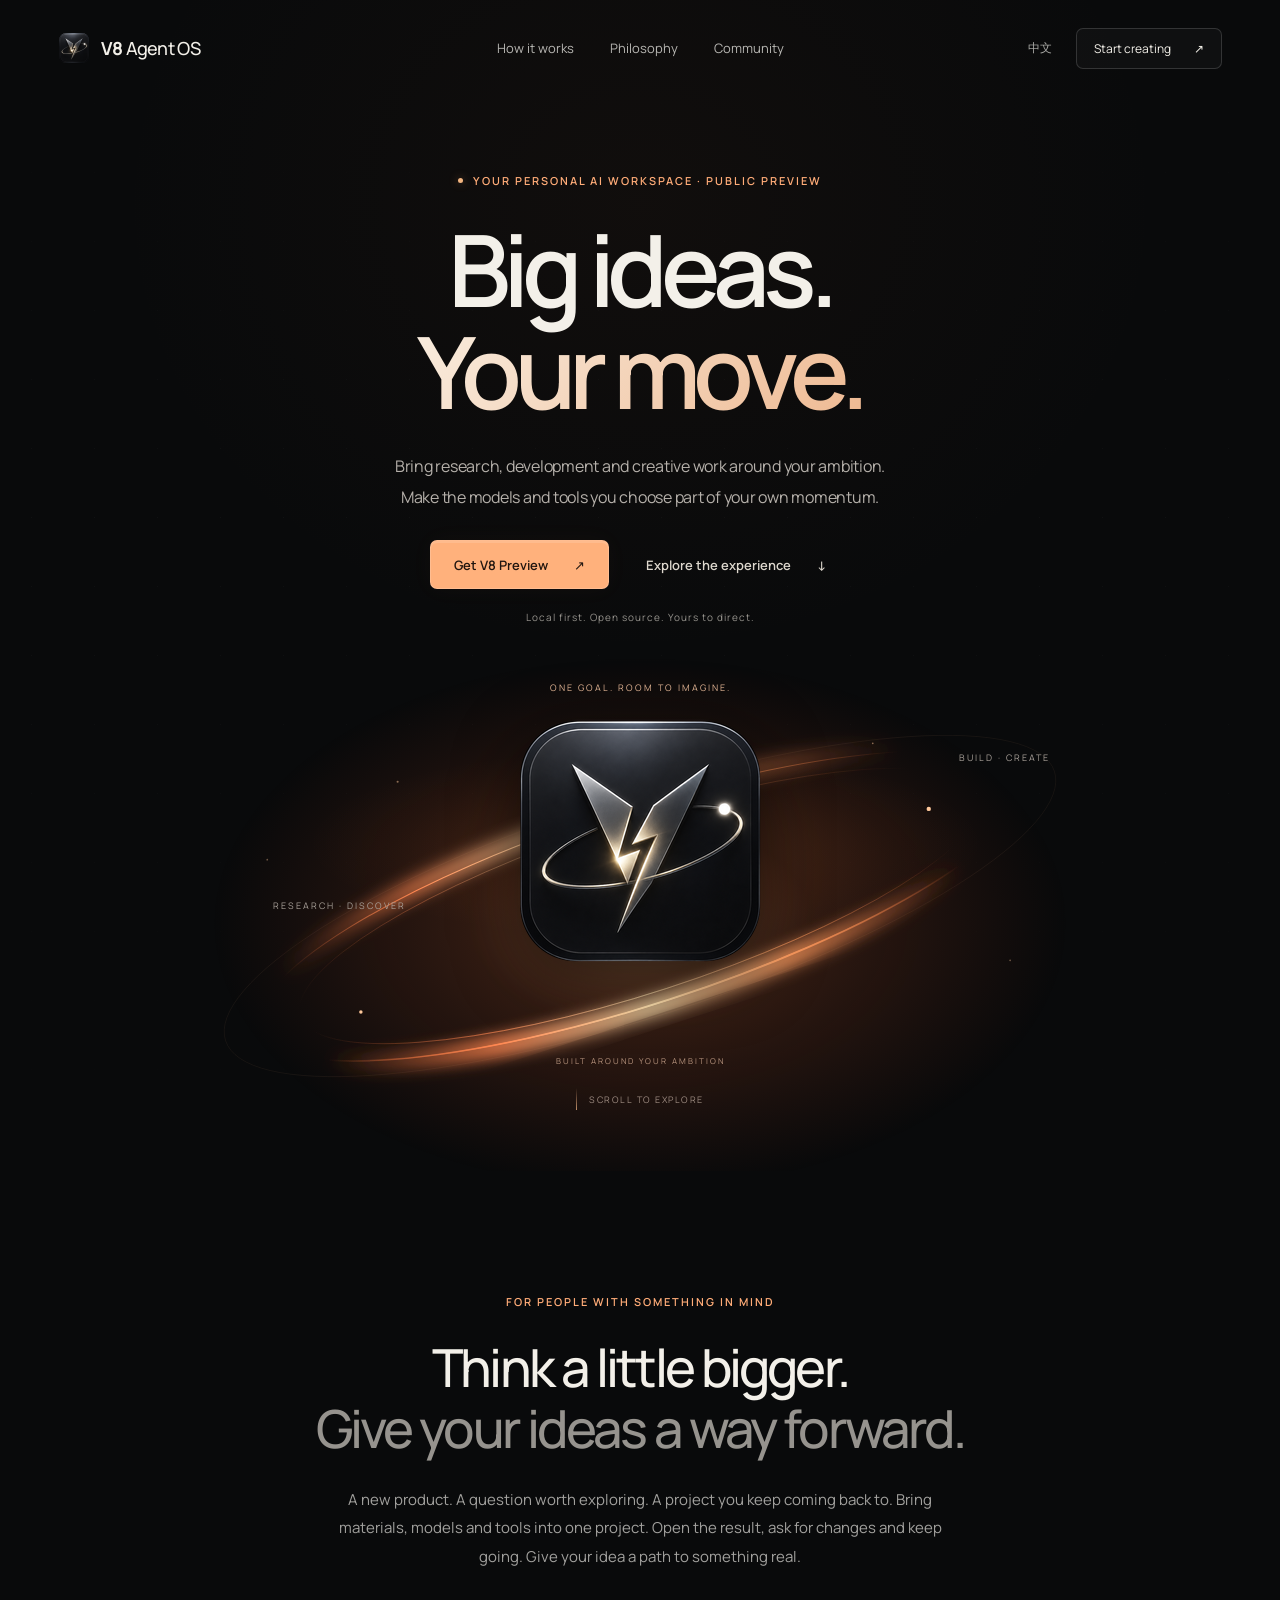
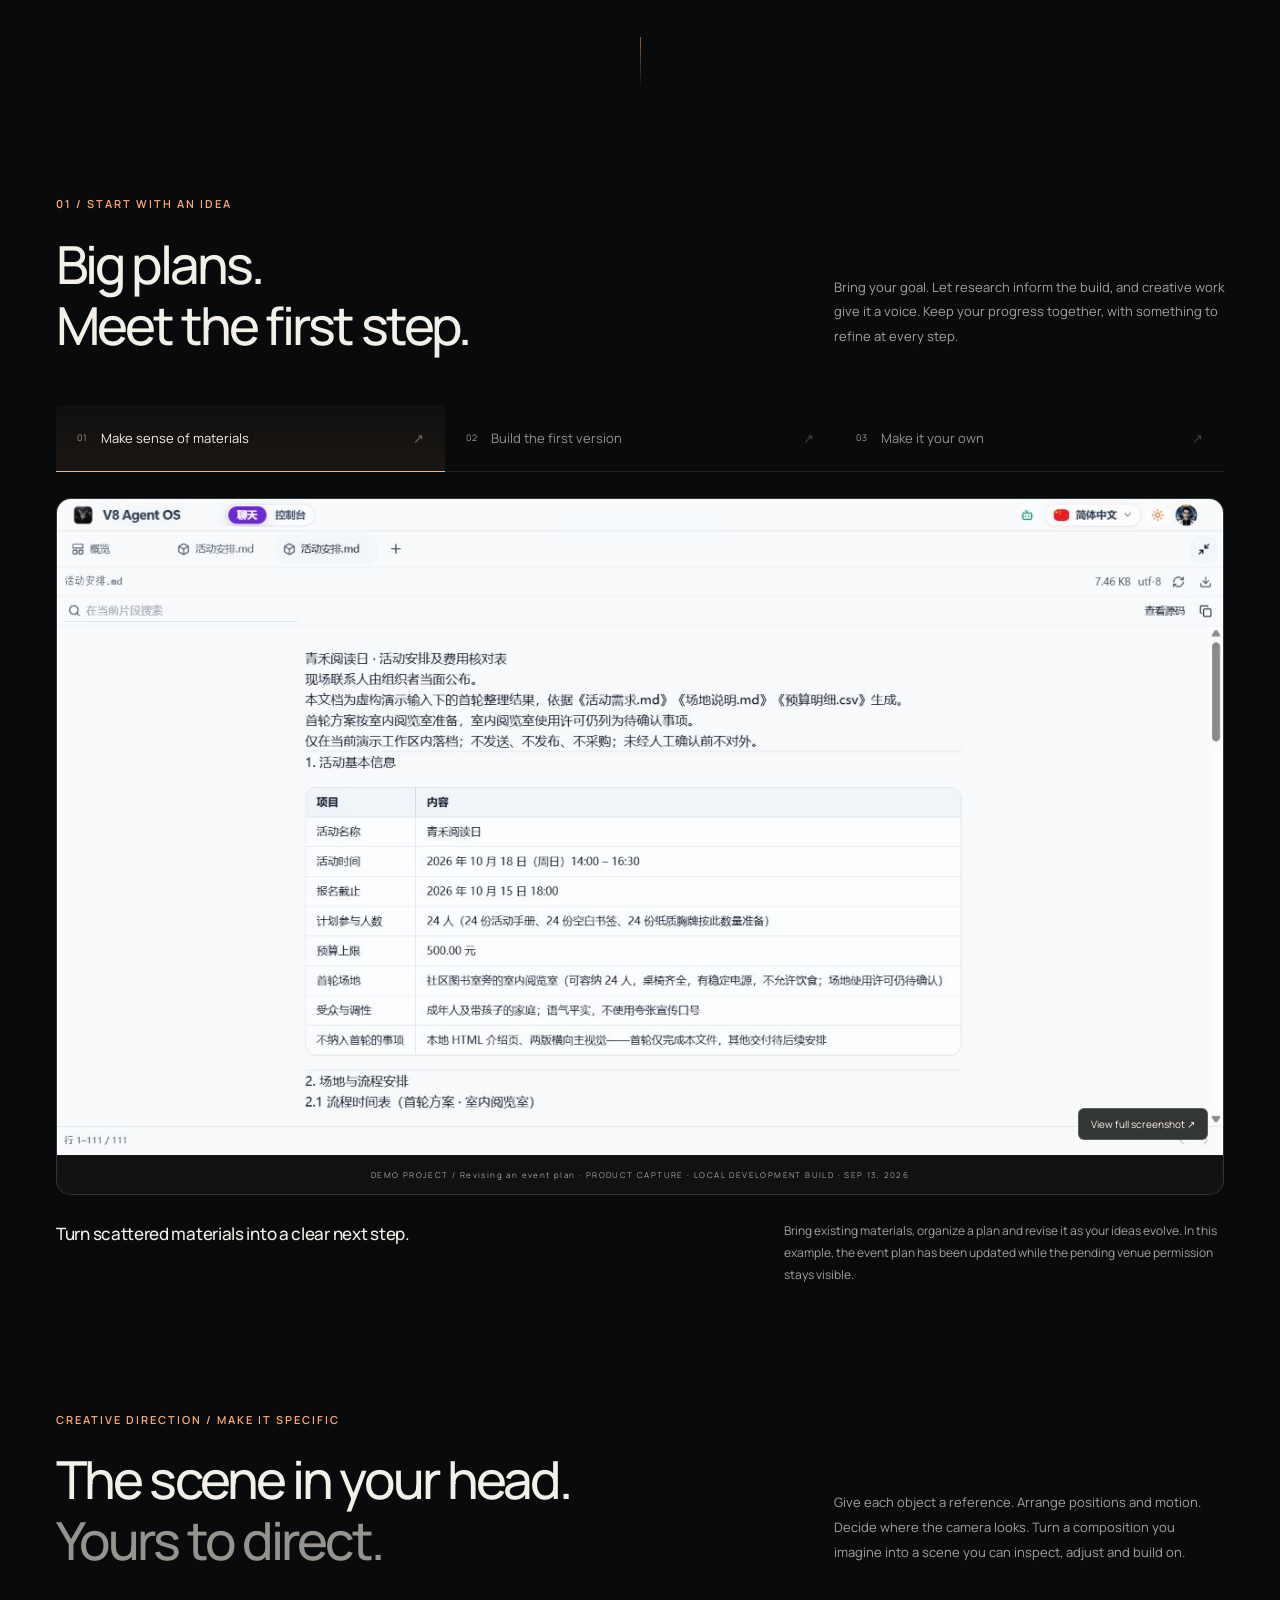
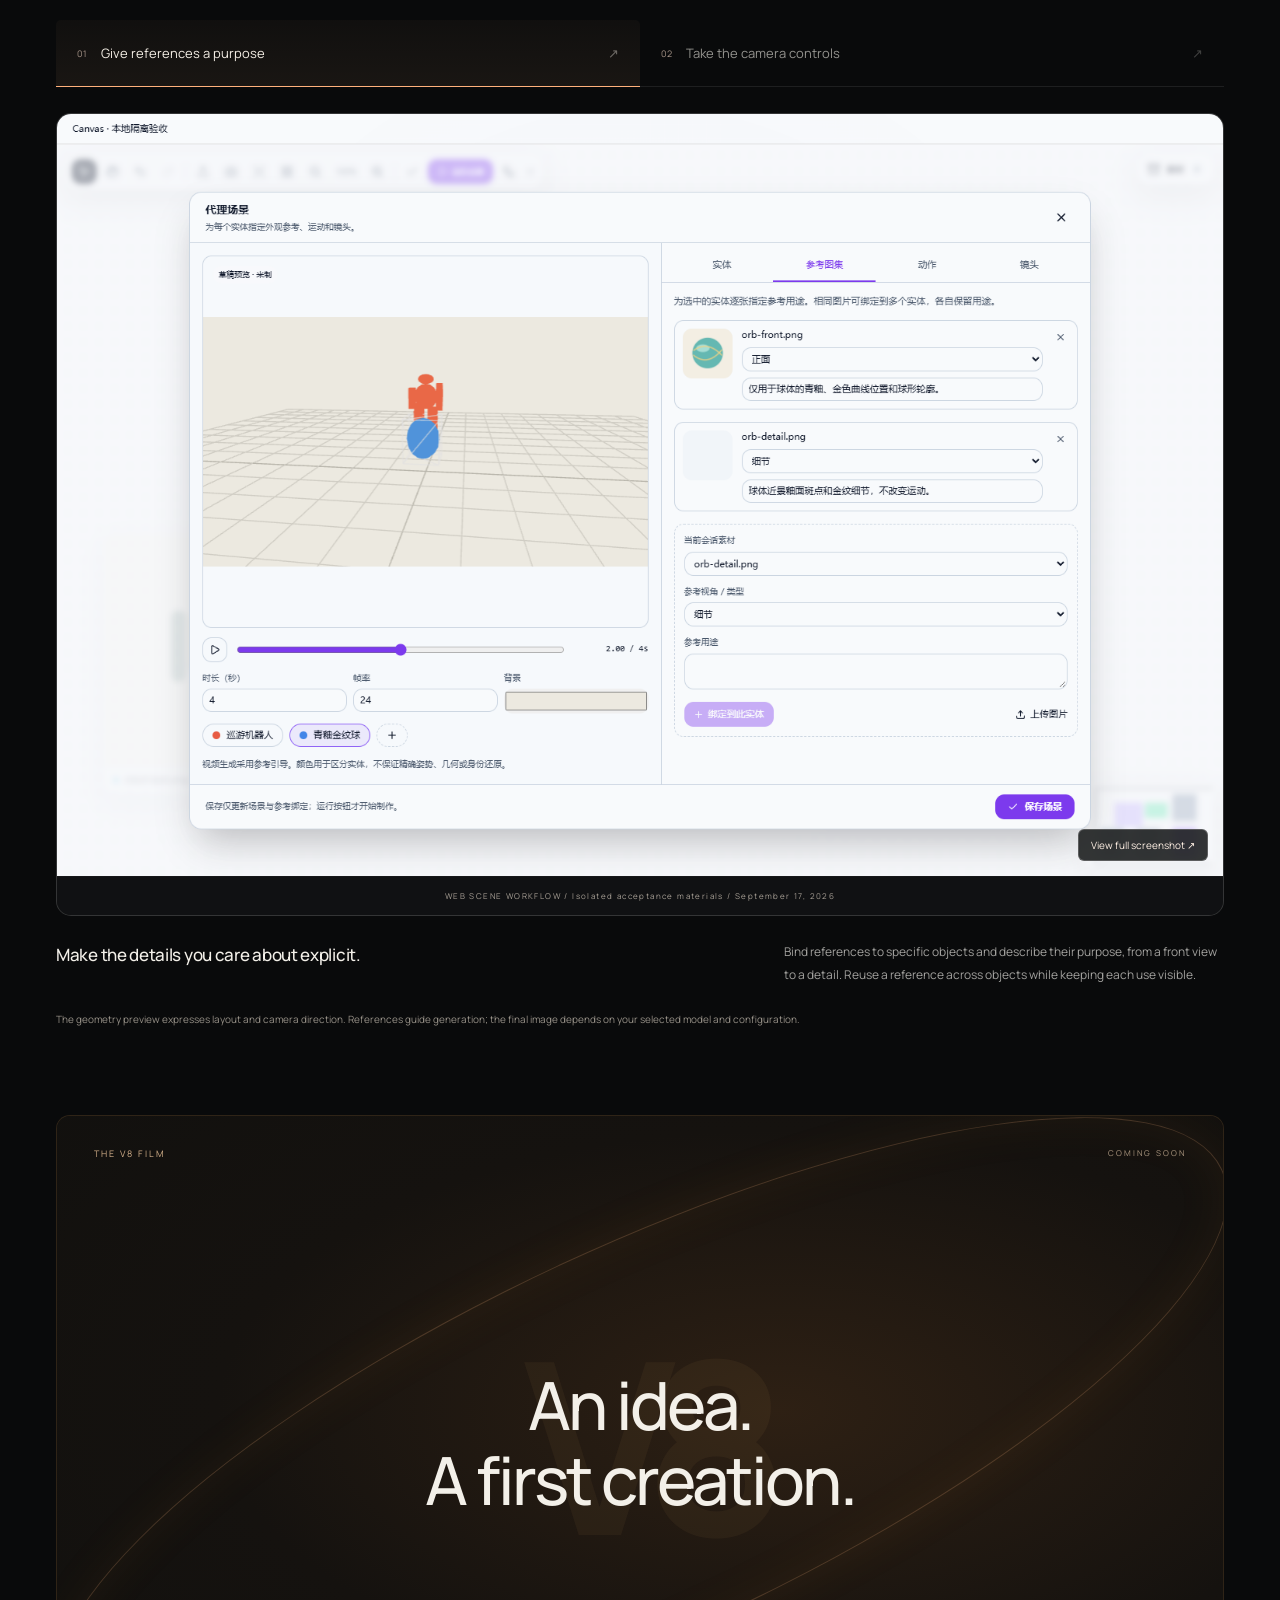
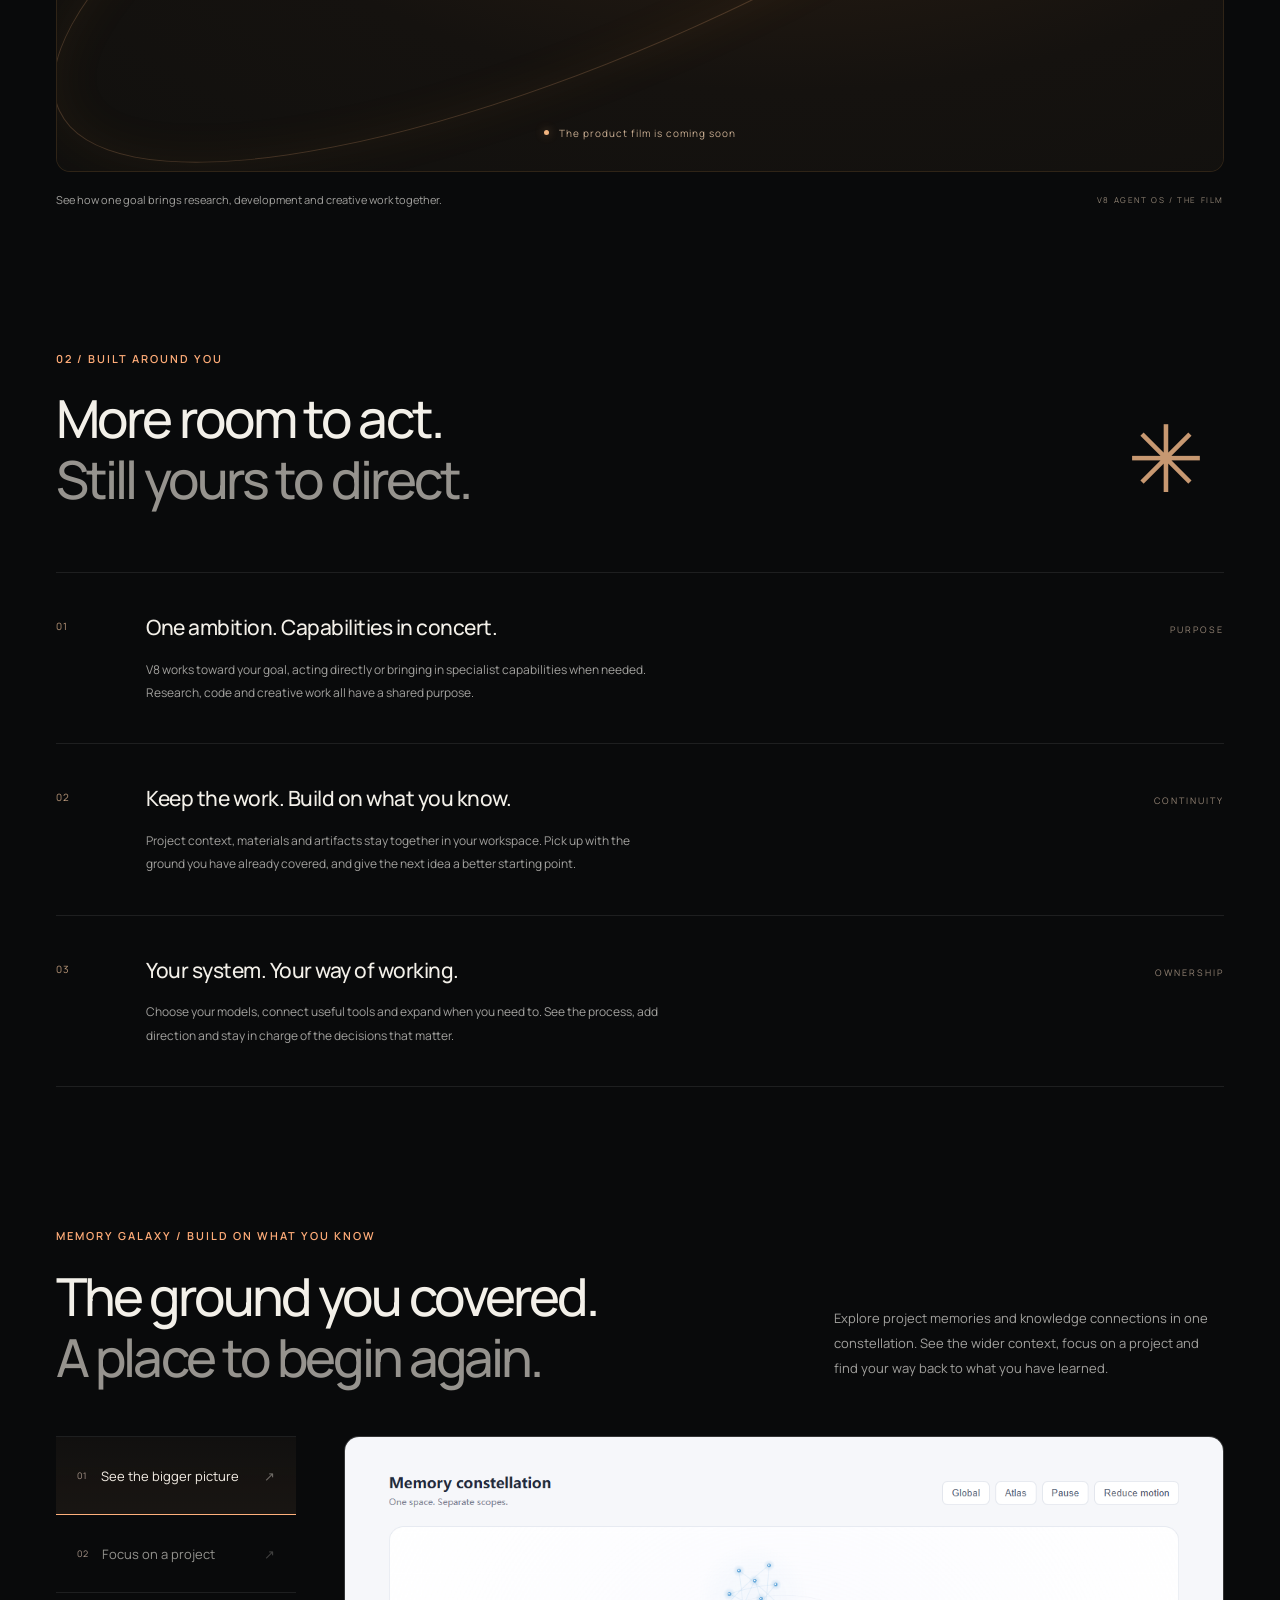
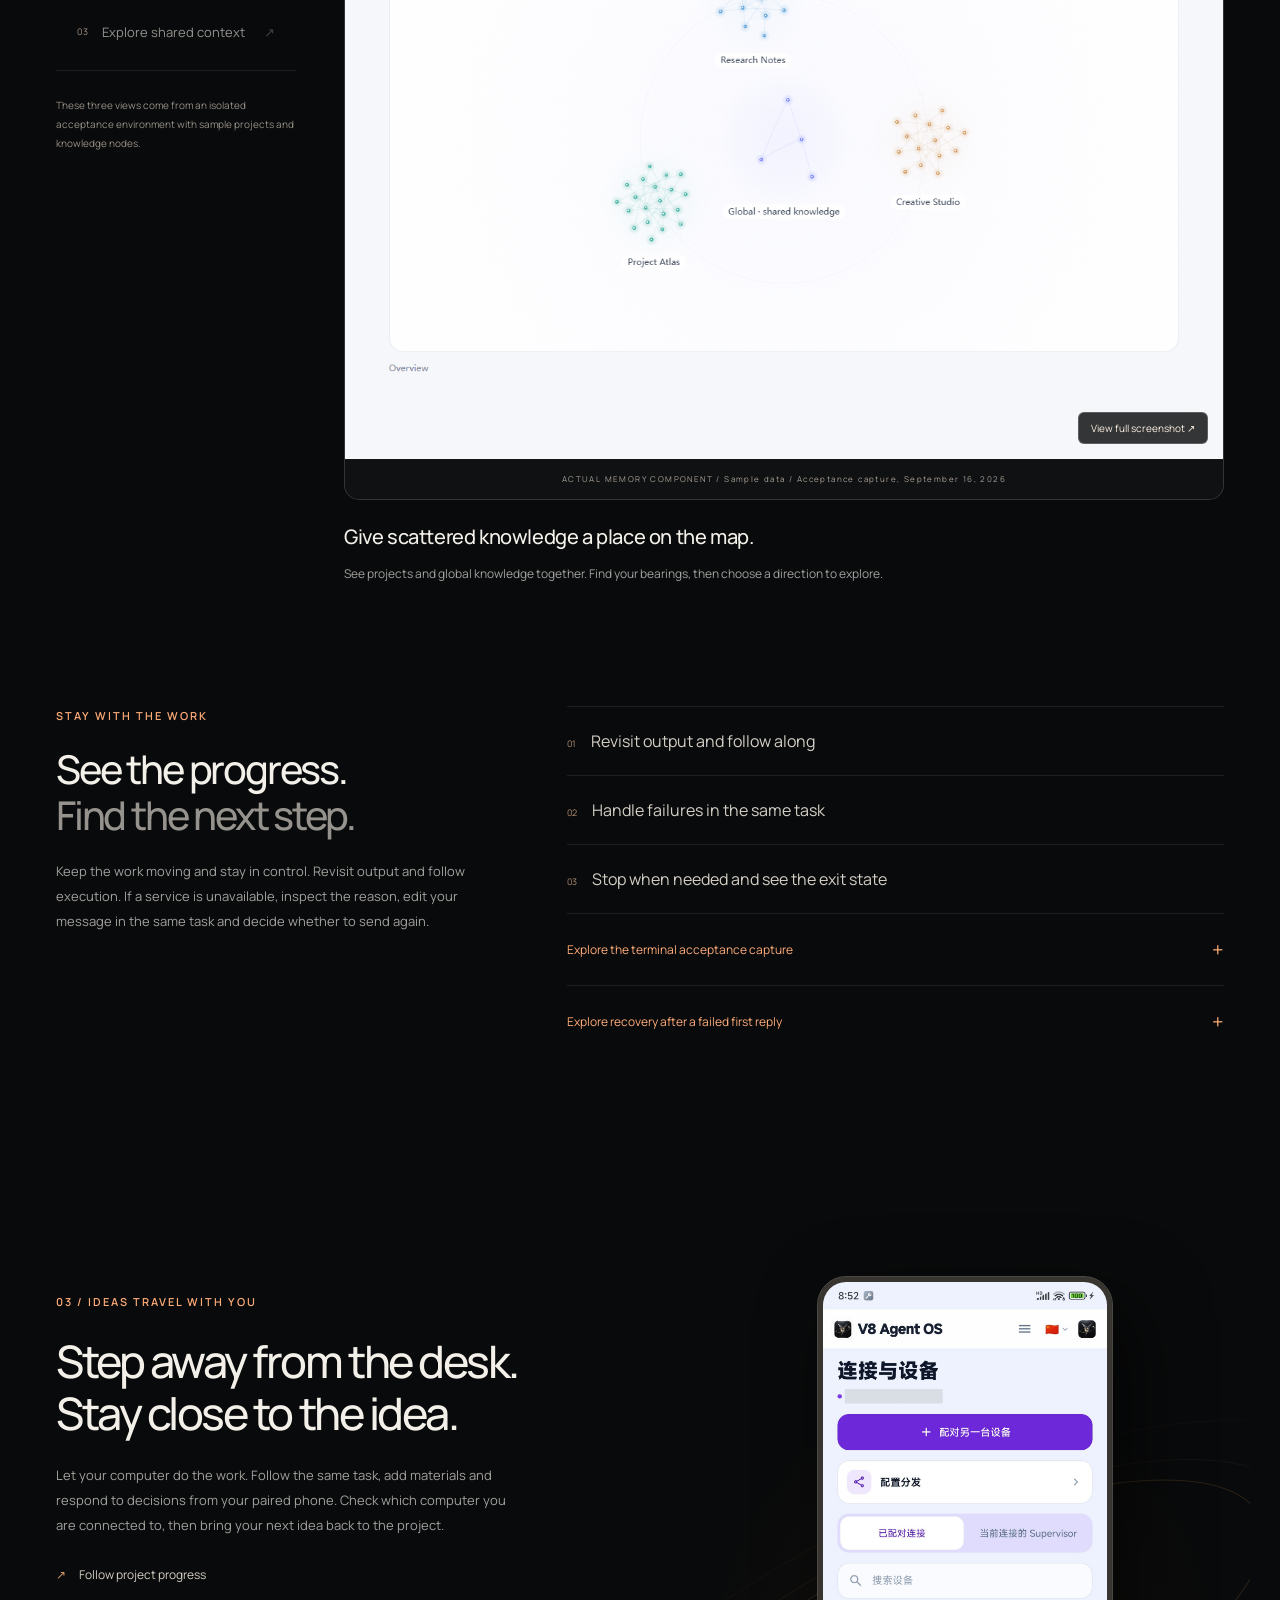
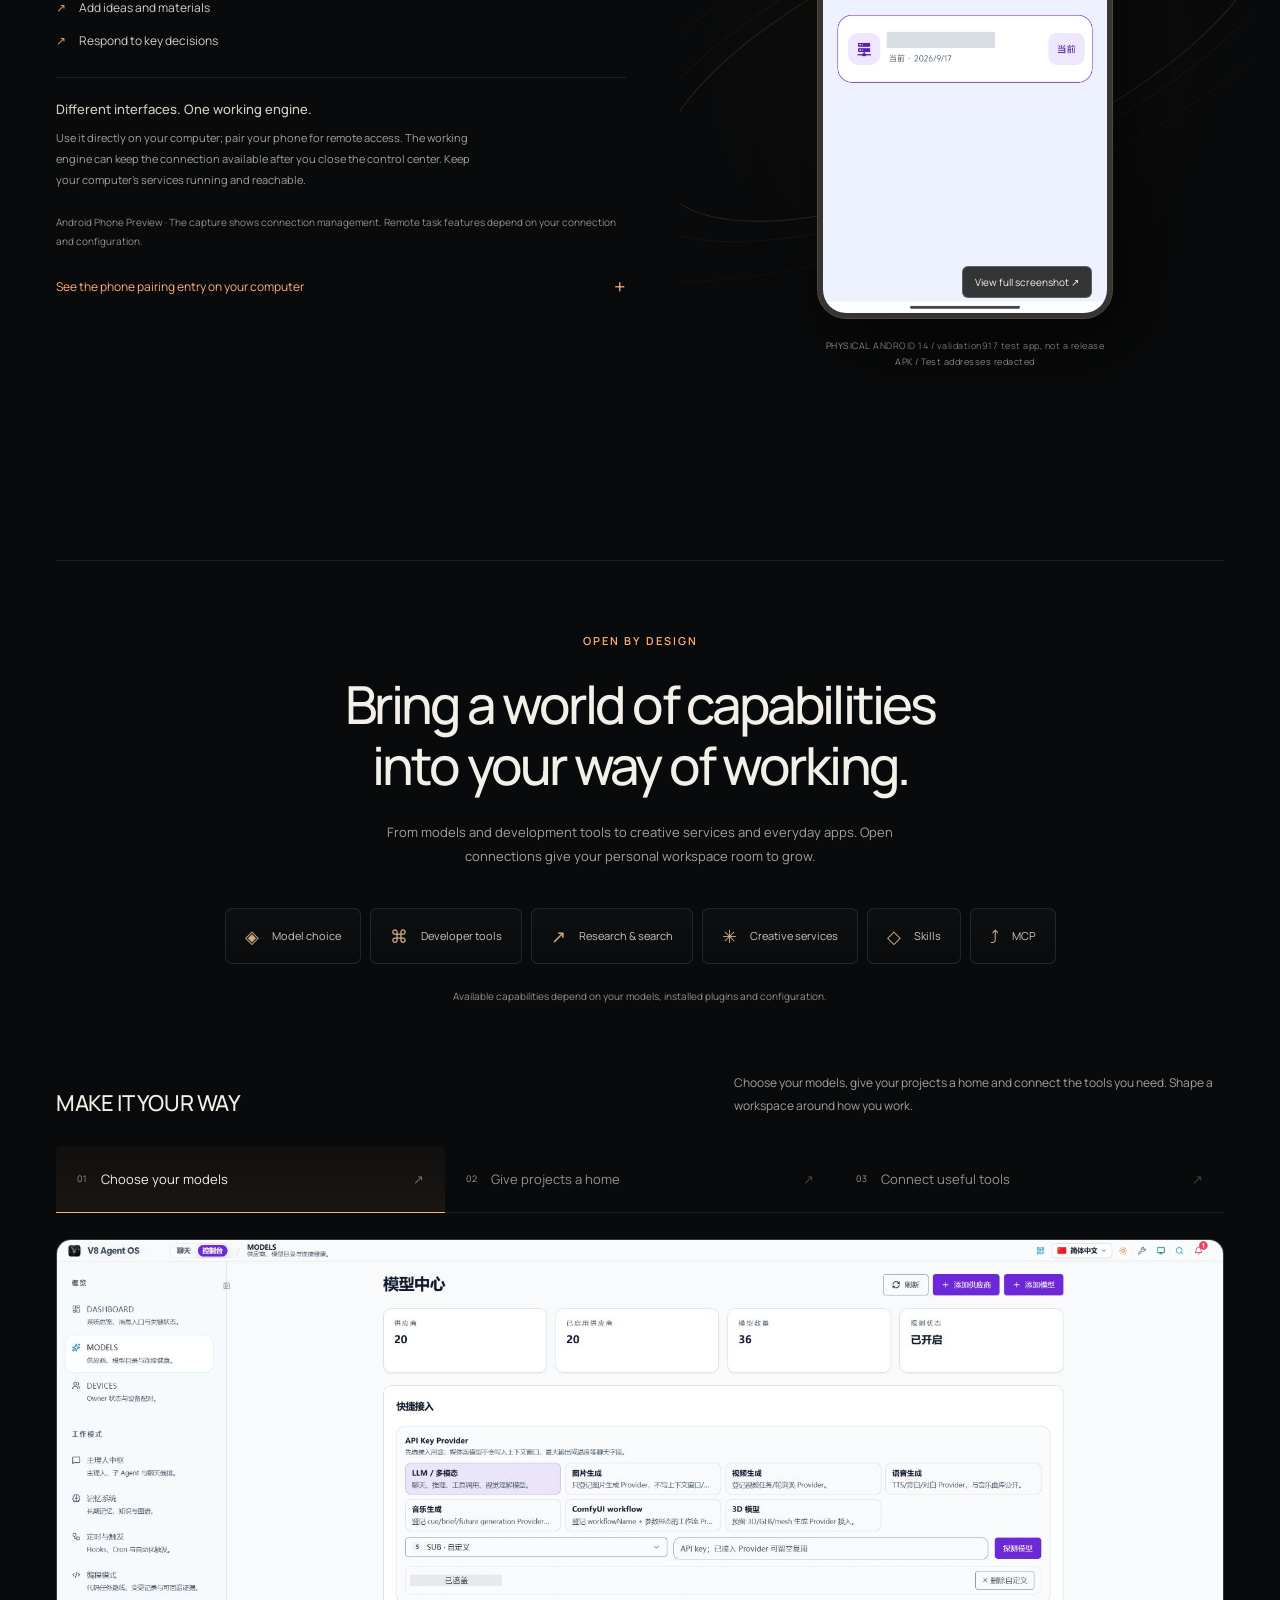
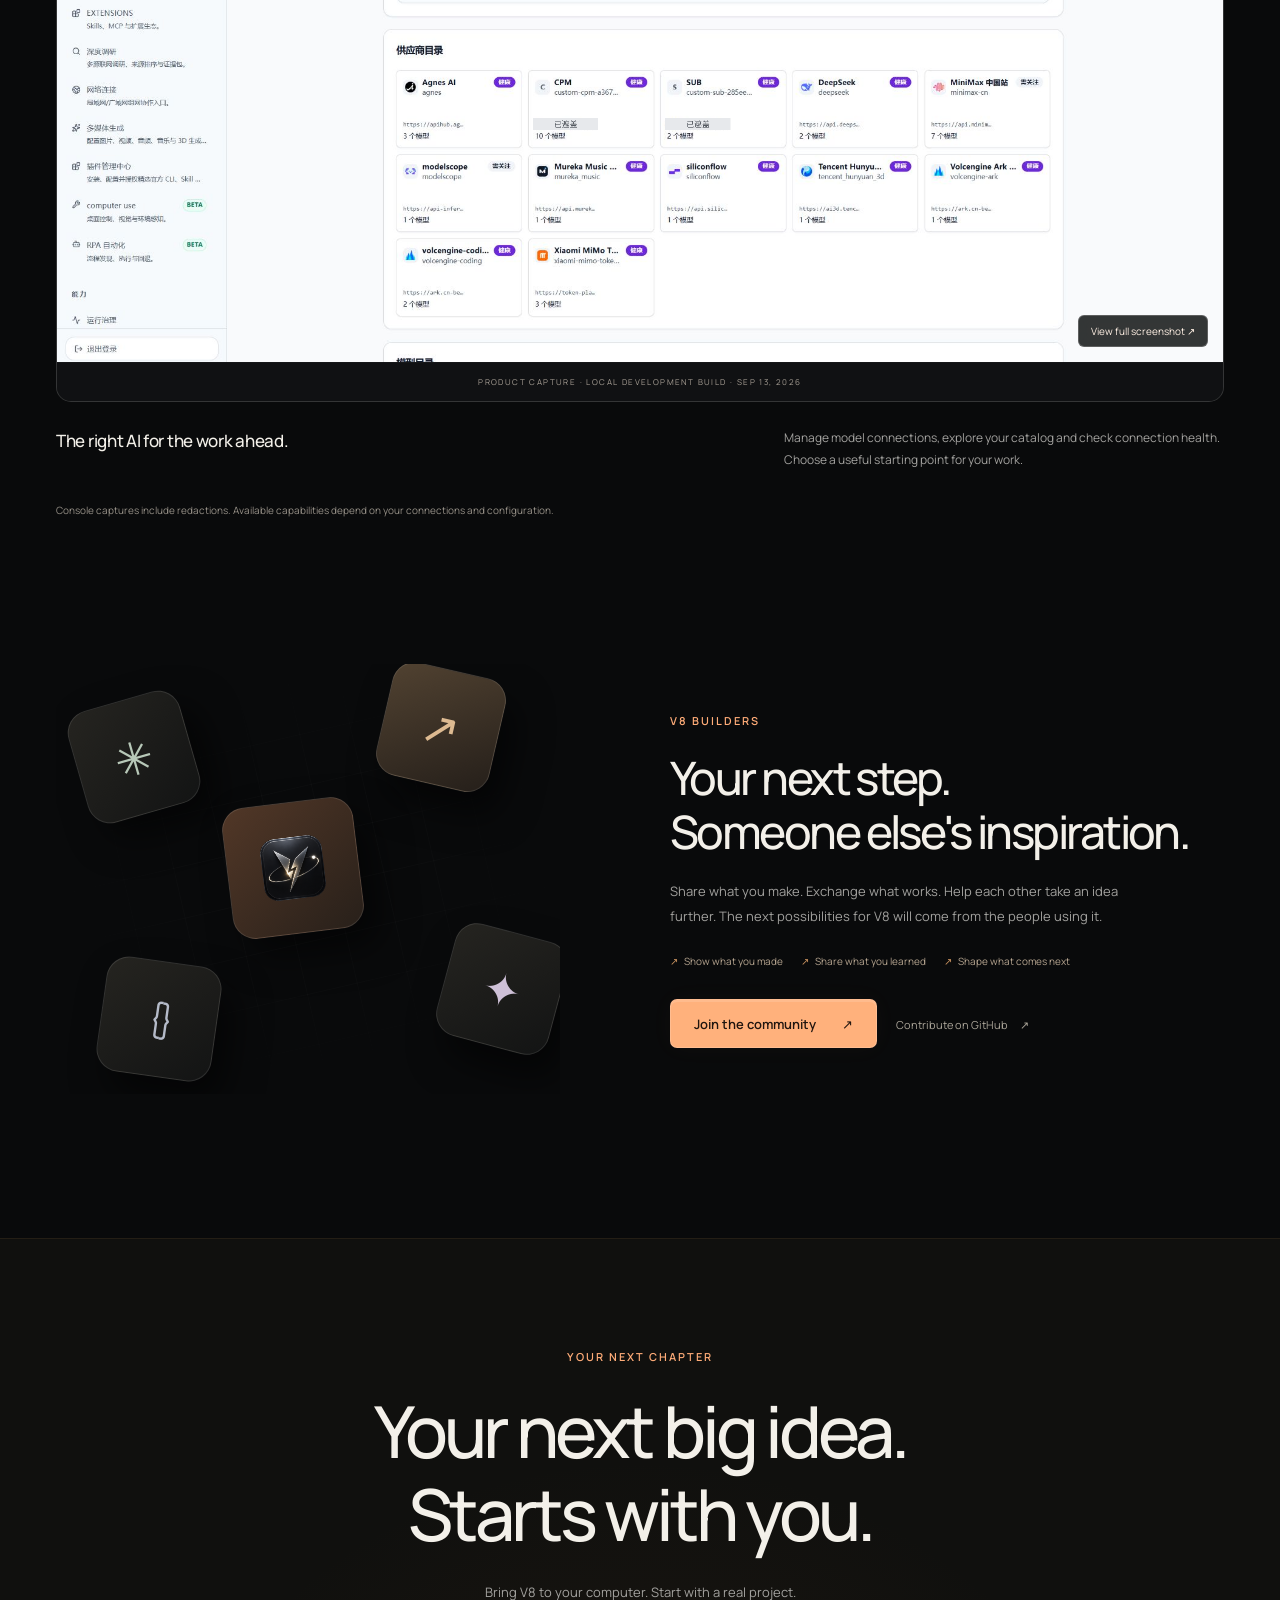
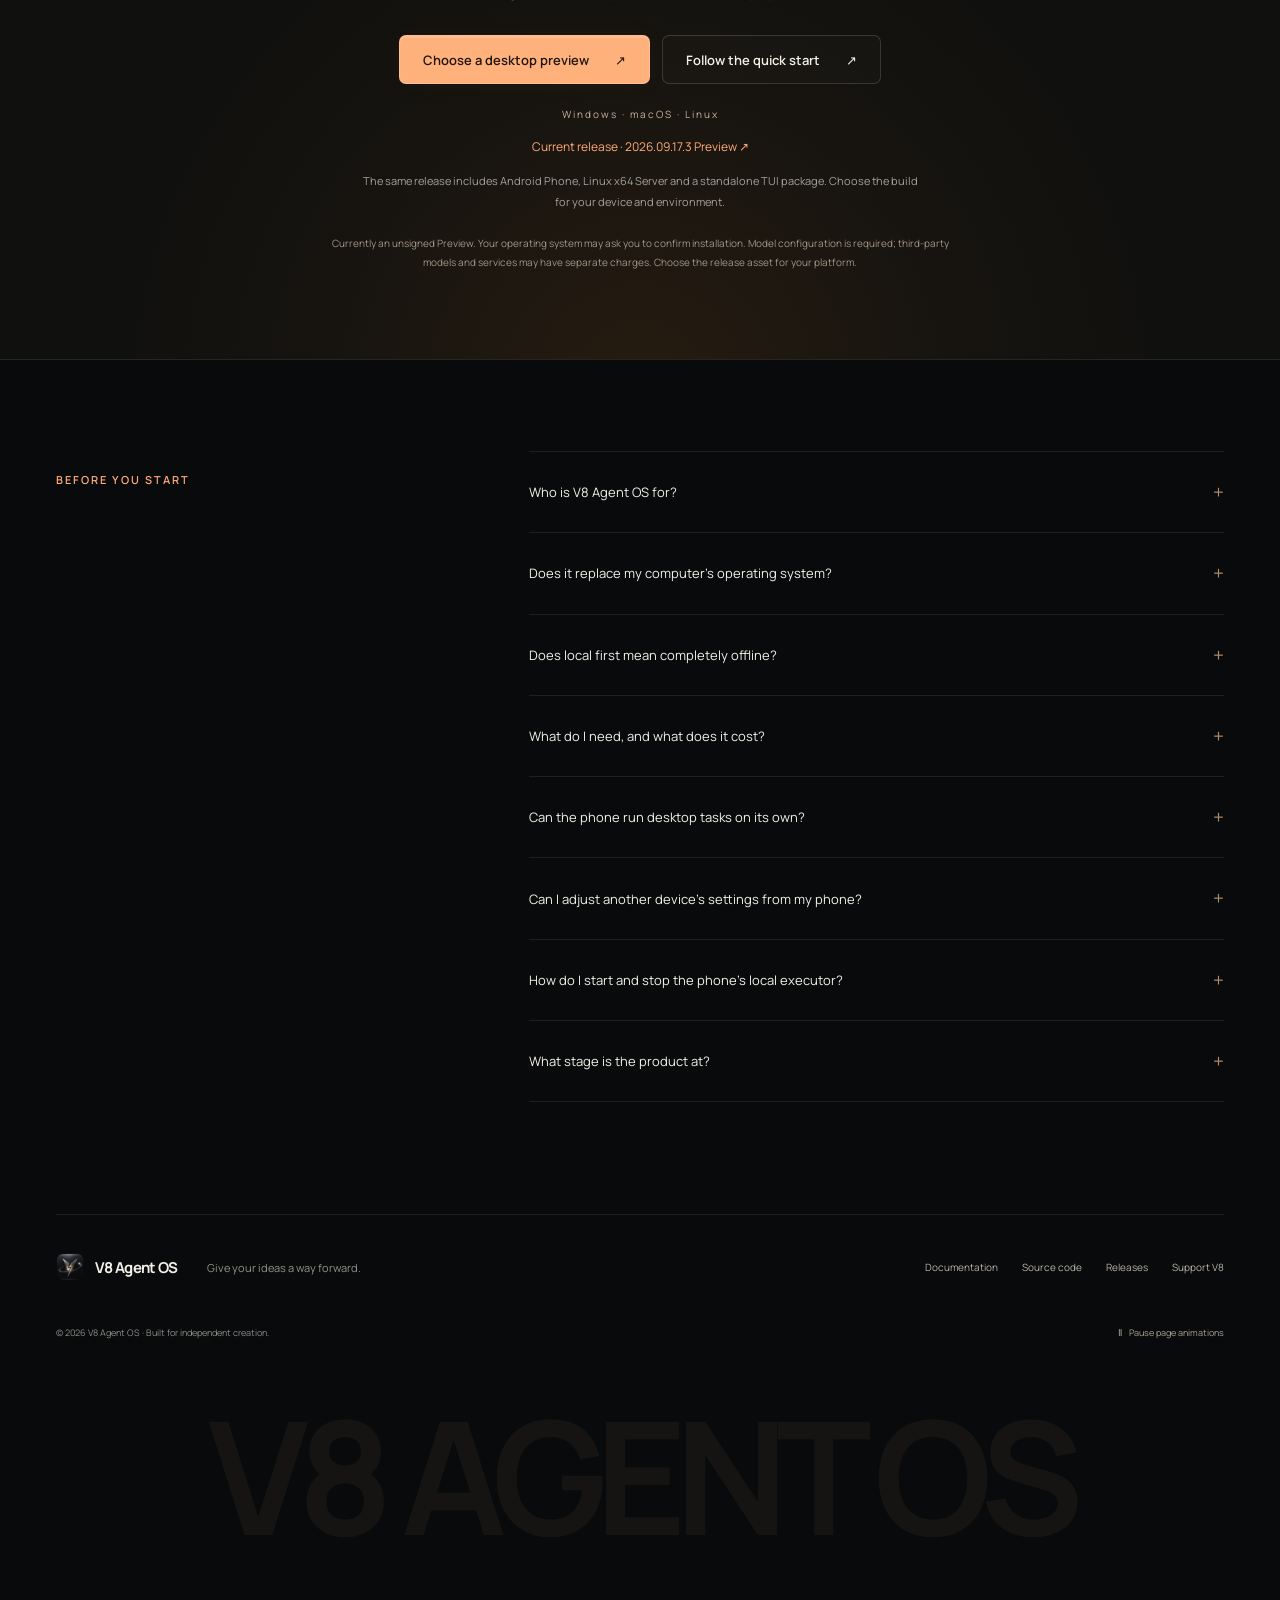
<file: index.html>
<!doctype html>
<html lang="en">
<head>
  <meta charset="utf-8">
  <meta name="viewport" content="width=device-width, initial-scale=1">
  <meta name="theme-color" content="#090a0b">
  <title>V8 Agent OS — Big ideas. Your move.</title>
  <meta name="description" content="Your personal AI workspace. Bring research, development and creative work around one goal, with the models and tools you choose.">
  <link rel="canonical" href="https://v8agentos.top/">
  <link rel="alternate" hreflang="en" href="https://v8agentos.top/">
  <link rel="alternate" hreflang="zh-CN" href="https://v8agentos.top/zh/">
  <link rel="alternate" hreflang="x-default" href="https://v8agentos.top/">
  <meta property="og:type" content="website">
  <meta property="og:site_name" content="V8 Agent OS">
  <meta property="og:title" content="V8 Agent OS — Big ideas. Your move.">
  <meta property="og:description" content="Your personal AI workspace. Bring research, development and creative work around one goal, with the models and tools you choose.">
  <meta property="og:url" content="https://v8agentos.top/">
  <meta property="og:image" content="https://v8agentos.top/assets/social-card.png?v=6abc74f547">
  <meta name="twitter:card" content="summary_large_image">
  <link rel="icon" href="./assets/product-icon.png" type="image/png">
  <link rel="apple-touch-icon" href="./assets/product-icon.png">
  <link rel="stylesheet" href="./assets/styles.css?v=708f116d63">
  <script defer src="./assets/site.js?v=f63054b62f"></script>
</head>
<body data-locale="en">
  <a class="skip-link" href="#main">Skip to content</a>
  <header class="site-header">
    <a class="brand" href="./" aria-label="V8 Agent OS"><img src="./assets/product-icon.png" alt="" width="32" height="32"><span>V8 <span class="brand-suffix">Agent OS</span></span></a>
    <nav id="navigation" class="navigation" aria-label="Open navigation">
      <a href="#experience">How it works</a><a href="#philosophy">Philosophy</a><a href="#community">Community</a>
    </nav>
    <div class="header-actions"><a class="language-link" href="./zh/" lang="zh-CN" aria-label="切换到中文">中文</a><a class="header-cta" href="#download">Start creating <span aria-hidden="true">↗</span></a><button class="menu-button" type="button" aria-label="Open navigation" aria-expanded="false" aria-controls="navigation"><span></span><span></span></button></div>
  </header>
  <main id="main">
    <section class="hero" aria-labelledby="hero-title">
      <div class="hero-grain" aria-hidden="true"></div>
      <div class="hero-copy">
        <p class="eyebrow hero-enter"><span class="status-dot"></span>YOUR PERSONAL AI WORKSPACE · PUBLIC PREVIEW</p>
        <h1 id="hero-title" class="hero-enter"><span>Big ideas.</span><span class="warm-type">Your move.</span></h1>
        <p class="hero-intro hero-enter">Bring research, development and creative work around your ambition.<br>Make the models and tools you choose part of your own momentum.</p>
        <div class="hero-actions hero-enter"><a class="button button-primary" href="#download">Get V8 Preview <span aria-hidden="true">↗</span></a><a class="button button-text" href="#experience">Explore the experience <span aria-hidden="true">↓</span></a></div>
        <p class="hero-note hero-enter">Local first. Open source. Yours to direct.</p>
      </div>
      <div class="orbit-stage" aria-hidden="true">
        <div class="orbit-aura"></div>
        <div class="orbit-art"><img src="./assets/orbit.svg?v=f04c26e57b" alt="" width="1200" height="660" fetchpriority="high"><img class="orbit-product-icon" src="./assets/product-icon.png" alt="" width="256" height="256" fetchpriority="high"></div>
        <span class="orbit-label orbit-top">ONE GOAL. ROOM TO IMAGINE.</span><span class="orbit-label orbit-left">RESEARCH · DISCOVER</span><span class="orbit-label orbit-right">BUILD · CREATE</span><span class="orbit-label orbit-bottom">BUILT AROUND YOUR AMBITION</span>
      </div>
      <a class="scroll-cue" href="#manifesto"><span></span>SCROLL TO EXPLORE</a>
    </section>
    <section id="manifesto" class="manifesto section-shell">
      <p class="eyebrow" data-reveal>FOR PEOPLE WITH SOMETHING IN MIND</p>
      <h2 data-reveal>Think a little bigger.<br><span>Give your ideas a way forward.</span></h2>
      <p class="section-description" data-reveal>A new product. A question worth exploring. A project you keep coming back to. Bring materials, models and tools into one project. Open the result, ask for changes and keep going. Give your idea a path to something real.</p>
      <div class="manifesto-line" aria-hidden="true"></div>
    </section>
    <section id="experience" class="experience section-shell" aria-labelledby="work-title" data-tab-group>
      <div class="section-heading" data-reveal><div><p class="eyebrow">01 / START WITH AN IDEA</p><h2 id="work-title">Big plans.<br>Meet the first step.</h2></div><p class="section-description">Bring your goal. Let research inform the build, and creative work give it a voice. Keep your progress together, with something to refine at every step.</p></div>
      <div class="scenario-tabs" data-tab-list aria-label="Explore ways to work"><a id="tab-research" class="scenario-tab is-active" href="#scenario-research" data-tab="scenario-research"><span>01</span>Make sense of materials<span class="tab-arrow" aria-hidden="true">↗</span></a><a id="tab-workspace" class="scenario-tab" href="#scenario-workspace" data-tab="scenario-workspace"><span>02</span>Build the first version<span class="tab-arrow" aria-hidden="true">↗</span></a><a id="tab-creative" class="scenario-tab" href="#scenario-creative" data-tab="scenario-creative"><span>03</span>Make it your own<span class="tab-arrow" aria-hidden="true">↗</span></a></div>
      <div class="scenario-panels"><article id="scenario-research" data-tab-panel class="scenario is-active" aria-labelledby="tab-research"><figure class="media-frame actual-capture"><button type="button" class="capture-open" data-image="./assets/media/materials-20260913.webp" aria-label="View full screenshot: V8 workbench showing a revised event plan with indoor venue permission still pending"><img src="./assets/media/materials-20260913.webp" alt="V8 workbench showing a revised event plan with indoor venue permission still pending" loading="lazy" decoding="async" width="1280" height="720"><span class="capture-zoom" aria-hidden="true">View full screenshot ↗</span></button><figcaption>DEMO PROJECT / Revising an event plan · PRODUCT CAPTURE · LOCAL DEVELOPMENT BUILD · SEP 13, 2026</figcaption></figure><div class="scenario-description"><h3>Turn scattered materials into a clear next step.</h3><p>Bring existing materials, organize a plan and revise it as your ideas evolve. In this example, the event plan has been updated while the pending venue permission stays visible.</p></div></article><article id="scenario-workspace" data-tab-panel class="scenario" aria-labelledby="tab-workspace"><figure class="media-frame actual-capture"><button type="button" class="capture-open" data-image="./assets/media/workspace-20260913.webp" aria-label="View full screenshot: V8 workbench showing a local HTML file review alongside its actual event-page preview, labeled as a demonstration draft"><img src="./assets/media/workspace-20260913.webp" alt="V8 workbench showing a local HTML file review alongside its actual event-page preview, labeled as a demonstration draft" loading="lazy" decoding="async" width="1280" height="720"><span class="capture-zoom" aria-hidden="true">View full screenshot ↗</span></button><figcaption>DEMO PROJECT / Opening a real webpage in the workbench · PRODUCT CAPTURE · LOCAL DEVELOPMENT BUILD · SEP 13, 2026</figcaption></figure><div class="scenario-description"><h3>Give the idea in your head a version you can open.</h3><p>Move from project materials to a webpage. Review the file and its actual preview in one workbench. This event page is a demonstration draft, ready for further review and refinement.</p></div></article><article id="scenario-creative" data-tab-panel class="scenario" aria-labelledby="tab-creative"><figure class="media-frame actual-capture"><button type="button" class="capture-open" data-image="./assets/media/canvas-20260913.webp" aria-label="View full screenshot: V8 creative canvas showing a reference connected to a generation step and a v2 output with another version available; the generated image is an internal color reference only"><img src="./assets/media/canvas-20260913.webp" alt="V8 creative canvas showing a reference connected to a generation step and a v2 output with another version available; the generated image is an internal color reference only" loading="lazy" decoding="async" width="1280" height="720"><span class="capture-zoom" aria-hidden="true">View full screenshot ↗</span></button><figcaption>CREATIVE CANVAS / Connected materials and version iteration · PRODUCT CAPTURE · LOCAL DEVELOPMENT BUILD · SEP 13, 2026</figcaption></figure><div class="scenario-description"><h3>Materials, steps and versions. Together on one canvas.</h3><p>Connect references to creative steps, keep output versions and return to refine your work. This capture demonstrates the canvas workflow; the generated image is an internal color reference only.</p></div></article></div>
    </section>
    <section id="creative-direction" class="scene-section section-shell" aria-labelledby="scene-title" data-tab-group>
      <div class="section-heading" data-reveal><div><p class="eyebrow">CREATIVE DIRECTION / MAKE IT SPECIFIC</p><h2 id="scene-title">The scene in your head.<br><span>Yours to direct.</span></h2></div><p class="section-description">Give each object a reference. Arrange positions and motion. Decide where the camera looks. Turn a composition you imagine into a scene you can inspect, adjust and build on.</p></div>
      <div class="scenario-tabs scene-tabs" data-tab-list aria-label="Explore scene controls"><a class="scenario-tab is-active" id="tab-scene-atlas" href="#scene-atlas" data-tab="scene-atlas"><span>01</span>Give references a purpose<span class="tab-arrow" aria-hidden="true">↗</span></a><a class="scenario-tab" id="tab-scene-camera" href="#scene-camera" data-tab="scene-camera"><span>02</span>Take the camera controls<span class="tab-arrow" aria-hidden="true">↗</span></a></div><article id="scene-atlas" data-tab-panel class="scene-panel is-active" aria-labelledby="tab-scene-atlas"><figure class="media-frame actual-capture"><button type="button" class="capture-open" data-image="./assets/media/scene-atlas-20260917.png" aria-label="View full screenshot: Web scene reference atlas showing front and detail references for a sphere, purpose notes and a geometric preview of a robot and sphere"><img src="./assets/media/scene-atlas-20260917.png" alt="Web scene reference atlas showing front and detail references for a sphere, purpose notes and a geometric preview of a robot and sphere" loading="lazy" decoding="async" width="1500" height="980"><span class="capture-zoom" aria-hidden="true">View full screenshot ↗</span></button><figcaption>WEB SCENE WORKFLOW / Isolated acceptance materials / September 17, 2026</figcaption></figure><div class="scenario-description"><h3>Make the details you care about explicit.</h3><p>Bind references to specific objects and describe their purpose, from a front view to a detail. Reuse a reference across objects while keeping each use visible.</p></div></article><article id="scene-camera" data-tab-panel class="scene-panel" aria-labelledby="tab-scene-camera"><figure class="media-frame actual-capture"><button type="button" class="capture-open" data-image="./assets/media/scene-camera-20260917.png" aria-label="View full screenshot: Web scene camera controls showing a timeline, camera keyframes, position and target coordinates and field of view"><img src="./assets/media/scene-camera-20260917.png" alt="Web scene camera controls showing a timeline, camera keyframes, position and target coordinates and field of view" loading="lazy" decoding="async" width="1500" height="980"><span class="capture-zoom" aria-hidden="true">View full screenshot ↗</span></button><figcaption>WEB SCENE WORKFLOW / Isolated acceptance materials / September 17, 2026</figcaption></figure><div class="scenario-description"><h3>Choose the angle. Shape the moment.</h3><p>Adjust camera position, target and field of view along the timeline. Preview the changes, save the scene and return to the action card when you are ready to run it.</p></div></article><p class="fine-print scene-note">The geometry preview expresses layout and camera direction. References guide generation; the final image depends on your selected model and configuration.</p>
    </section>
    <section id="film" class="film-section section-shell" aria-labelledby="film-title">
      <div class="film-frame" data-reveal>
        <div class="film-placeholder"><div class="film-orbit" aria-hidden="true"></div><div class="film-topline"><span>THE V8 FILM</span><span>COMING SOON</span></div><div class="film-center"><span class="film-emblem" aria-hidden="true">V8</span><h2 id="film-title">An idea.<br>A first creation.</h2></div><p class="film-coming"><span class="status-dot"></span>The product film is coming soon</p></div>
      </div>
      <div class="film-caption"><p>See how one goal brings research, development and creative work together.</p><span>V8 AGENT OS / THE FILM</span></div>
    </section>
    <section id="philosophy" class="philosophy section-shell" aria-labelledby="vision-title">
      <div class="section-heading" data-reveal><div><p class="eyebrow">02 / BUILT AROUND YOU</p><h2 id="vision-title">More room to act.<br><span>Still yours to direct.</span></h2></div><span class="section-symbol" aria-hidden="true">✳</span></div>
      <div class="principles"><article class="principle" data-reveal><span class="principle-number">01</span><div><h3>One ambition. Capabilities in concert.</h3><p>V8 works toward your goal, acting directly or bringing in specialist capabilities when needed. Research, code and creative work all have a shared purpose.</p></div><span class="principle-word" aria-hidden="true">PURPOSE</span></article><article class="principle" data-reveal><span class="principle-number">02</span><div><h3>Keep the work. Build on what you know.</h3><p>Project context, materials and artifacts stay together in your workspace. Pick up with the ground you have already covered, and give the next idea a better starting point.</p></div><span class="principle-word" aria-hidden="true">CONTINUITY</span></article><article class="principle" data-reveal><span class="principle-number">03</span><div><h3>Your system. Your way of working.</h3><p>Choose your models, connect useful tools and expand when you need to. See the process, add direction and stay in charge of the decisions that matter.</p></div><span class="principle-word" aria-hidden="true">OWNERSHIP</span></article></div>
    </section>
    <section id="memory" class="memory-section section-shell" aria-labelledby="memory-title" data-tab-group>
      <div class="section-heading" data-reveal><div><p class="eyebrow">MEMORY GALAXY / BUILD ON WHAT YOU KNOW</p><h2 id="memory-title">The ground you covered.<br><span>A place to begin again.</span></h2></div><p class="section-description">Explore project memories and knowledge connections in one constellation. See the wider context, focus on a project and find your way back to what you have learned.</p></div>
      <div class="memory-layout"><div class="memory-index"><div class="memory-tabs" data-tab-list aria-label="Explore the memory constellation"><a class="scenario-tab is-active" id="tab-memory-overview" href="#memory-overview" data-tab="memory-overview"><span>01</span>See the bigger picture<span class="tab-arrow" aria-hidden="true">↗</span></a><a class="scenario-tab" id="tab-memory-project" href="#memory-project" data-tab="memory-project"><span>02</span>Focus on a project<span class="tab-arrow" aria-hidden="true">↗</span></a><a class="scenario-tab" id="tab-memory-global" href="#memory-global" data-tab="memory-global"><span>03</span>Explore shared context<span class="tab-arrow" aria-hidden="true">↗</span></a></div><p class="fine-print">These three views come from an isolated acceptance environment with sample projects and knowledge nodes.</p></div><div class="memory-panels"><article id="memory-overview" data-tab-panel class="memory-panel is-active" aria-labelledby="tab-memory-overview"><figure class="media-frame actual-capture"><button type="button" class="capture-open" data-image="./assets/media/memory-overview-20260916.png" aria-label="View full screenshot: Memory constellation component acceptance view with sample Project Atlas, Research Notes, Creative Studio and global knowledge in the light theme"><img src="./assets/media/memory-overview-20260916.png" alt="Memory constellation component acceptance view with sample Project Atlas, Research Notes, Creative Studio and global knowledge in the light theme" loading="lazy" decoding="async" width="1200" height="850"><span class="capture-zoom" aria-hidden="true">View full screenshot ↗</span></button><figcaption>ACTUAL MEMORY COMPONENT / Sample data / Acceptance capture, September 16, 2026</figcaption></figure><div class="memory-description"><h3>Give scattered knowledge a place on the map.</h3><p>See projects and global knowledge together. Find your bearings, then choose a direction to explore.</p></div></article><article id="memory-project" data-tab-panel class="memory-panel" aria-labelledby="tab-memory-project"><figure class="media-frame actual-capture"><button type="button" class="capture-open" data-image="./assets/media/memory-project-20260916.png" aria-label="View full screenshot: Memory constellation component acceptance view focused on sample Project Atlas memory nodes and connections"><img src="./assets/media/memory-project-20260916.png" alt="Memory constellation component acceptance view focused on sample Project Atlas memory nodes and connections" loading="lazy" decoding="async" width="1200" height="850"><span class="capture-zoom" aria-hidden="true">View full screenshot ↗</span></button><figcaption>ACTUAL MEMORY COMPONENT / Sample data / Acceptance capture, September 16, 2026</figcaption></figure><div class="memory-description"><h3>Move closer. Find the context again.</h3><p>Focus on a project&#x27;s memory nodes and connections. Bring your attention back to the work, then return to the wider view when you need it.</p></div></article><article id="memory-global" data-tab-panel class="memory-panel" aria-labelledby="tab-memory-global"><figure class="media-frame actual-capture"><button type="button" class="capture-open" data-image="./assets/media/memory-global-20260916.png" aria-label="View full screenshot: Dark memory constellation component acceptance view focused on global knowledge and synthetic Shared concept nodes"><img src="./assets/media/memory-global-20260916.png" alt="Dark memory constellation component acceptance view focused on global knowledge and synthetic Shared concept nodes" loading="lazy" decoding="async" width="1200" height="850"><span class="capture-zoom" aria-hidden="true">View full screenshot ↗</span></button><figcaption>ACTUAL MEMORY COMPONENT / Sample data / Acceptance capture, September 16, 2026</figcaption></figure><div class="memory-description"><h3>Return to the knowledge you share.</h3><p>Explore global knowledge alongside project memories. Distinguish shared context from project background and keep exploring in the dark view.</p></div></article></div></div>
    </section>
    <section id="continuity" class="terminal-section section-shell" aria-labelledby="terminal-title">
          <div class="terminal-copy" data-reveal><p class="eyebrow">STAY WITH THE WORK</p><h2 id="terminal-title">See the progress.<br><span>Find the next step.</span></h2><p class="section-description">Keep the work moving and stay in control. Revisit output and follow execution. If a service is unavailable, inspect the reason, edit your message in the same task and decide whether to send again.</p></div>
          <div class="terminal-detail"><ul class="terminal-points"><li><span>01</span>Revisit output and follow along</li><li><span>02</span>Handle failures in the same task</li><li><span>03</span>Stop when needed and see the exit state</li></ul><details class="capture-detail terminal-evidence"><summary>Explore the terminal acceptance capture<span aria-hidden="true">+</span></summary><div id="terminal-capture"><figure class="media-frame actual-capture"><button type="button" class="capture-open" data-image="./assets/media/terminal-20260916.png" aria-label="View full screenshot: Web terminal component acceptance replay with synthetic output, a jump-to-bottom control and an exited status"><img src="./assets/media/terminal-20260916.png" alt="Web terminal component acceptance replay with synthetic output, a jump-to-bottom control and an exited status" loading="lazy" decoding="async" width="1440" height="900"><span class="capture-zoom" aria-hidden="true">View full screenshot ↗</span></button><figcaption>ACTUAL WEB TERMINAL / Synthetic-load acceptance replay / September 16, 2026</figcaption></figure><p class="fine-print capture-note">The repeated characters exercise output rendering and exit states. They are not real project content or a general performance benchmark.</p></div></details><details class="capture-detail recovery-evidence"><summary>Explore recovery after a failed first reply<span aria-hidden="true">+</span></summary><div id="recovery-capture"><figure class="media-frame actual-capture"><button type="button" class="capture-open" data-image="./assets/media/reply-recovery-20260917.png" aria-label="View full screenshot: Web first-reply recovery interface showing a model service 503 error, edit and resync actions and preserved input"><img src="./assets/media/reply-recovery-20260917.png" alt="Web first-reply recovery interface showing a model service 503 error, edit and resync actions and preserved input" loading="lazy" decoding="async" width="1440" height="900"><span class="capture-zoom" aria-hidden="true">View full screenshot ↗</span></button><figcaption>ACTUAL WEB INTERFACE / Synthetic 503 failure case / September 17, 2026</figcaption></figure><p class="fine-print capture-note">This view shows a saved failure and recovery actions. You decide whether to send again; it does not show a successful model reply.</p></div></details></div>
        </section>
    <section id="phone" class="phone-section section-shell" aria-labelledby="phone-title">
      <div class="phone-copy" data-reveal><p class="eyebrow">03 / IDEAS TRAVEL WITH YOU</p><h2 id="phone-title">Step away from the desk.<br>Stay close to the idea.</h2><p class="section-description">Let your computer do the work. Follow the same task, add materials and respond to decisions from your paired phone. Check which computer you are connected to, then bring your next idea back to the project.</p><ul class="phone-benefits"><li>Follow project progress</li><li>Add ideas and materials</li><li>Respond to key decisions</li></ul><div class="phone-identity"><h3>Different interfaces. One working engine.</h3><p>Use it directly on your computer; pair your phone for remote access. The working engine can keep the connection available after you close the control center. Keep your computer&#x27;s services running and reachable.</p></div><p class="fine-print">Android Phone Preview · The capture shows connection management. Remote task features depend on your connection and configuration.</p><details class="capture-detail pairing-evidence"><summary>See the phone pairing entry on your computer<span aria-hidden="true">+</span></summary><div id="pairing-capture"><figure class="media-frame actual-capture"><button type="button" class="capture-open" data-image="./assets/media/phone-pairing-20260917.png" aria-label="View full screenshot: Admin phone connection dialog with address settings and pairing controls, with the QR code and instance identifier redacted"><img src="./assets/media/phone-pairing-20260917.png" alt="Admin phone connection dialog with address settings and pairing controls, with the QR code and instance identifier redacted" loading="lazy" decoding="async" width="1440" height="1000"><span class="capture-zoom" aria-hidden="true">View full screenshot ↗</span></button><figcaption>ACTUAL ADMIN INTERFACE / Isolated acceptance / Pairing details redacted / September 17, 2026</figcaption></figure><p class="fine-print capture-note">Configure an HTTPS address your phone can reach, then generate pairing details. The address and certificate must work on your network.</p></div></details></div>
      <div class="phone-stage" data-reveal><div class="phone-orbits" aria-hidden="true"><i></i><i></i><i></i></div><div id="phone-capture" class="phone-capture"><figure class="media-frame actual-capture"><button type="button" class="capture-open" data-image="./assets/media/phone-connections-20260917.png" aria-label="View full screenshot: V8 Phone connections and devices on a physical Xiaomi Android 14 phone, showing the current paired connection with test addresses redacted"><img src="./assets/media/phone-connections-20260917.png" alt="V8 Phone connections and devices on a physical Xiaomi Android 14 phone, showing the current paired connection with test addresses redacted" loading="lazy" decoding="async" width="1080" height="2400"><span class="capture-zoom" aria-hidden="true">View full screenshot ↗</span></button><figcaption>PHYSICAL ANDROID 14 / validation917 test app, not a release APK / Test addresses redacted</figcaption></figure></div></div>
    </section>
    <section class="ecosystem section-shell" aria-labelledby="ecosystem-title">
      <p class="eyebrow" data-reveal>OPEN BY DESIGN</p><h2 id="ecosystem-title" data-reveal>Bring a world of capabilities<br>into your way of working.</h2><p class="section-description" data-reveal>From models and development tools to creative services and everyday apps. Open connections give your personal workspace room to grow.</p>
      <div class="capability-strip" data-reveal><span><i aria-hidden="true">◈</i>Model choice</span><span><i aria-hidden="true">⌘</i>Developer tools</span><span><i aria-hidden="true">↗</i>Research &amp; search</span><span><i aria-hidden="true">✳</i>Creative services</span><span><i aria-hidden="true">◇</i>Skills</span><span><i aria-hidden="true">⤴</i>MCP</span></div><p class="fine-print">Available capabilities depend on your models, installed plugins and configuration.</p>
      <div class="controls-gallery" data-tab-group><div class="controls-intro"><h3>MAKE IT YOUR WAY</h3><p>Choose your models, give your projects a home and connect the tools you need. Shape a workspace around how you work.</p></div><div class="scenario-tabs" data-tab-list aria-label="Explore the product console"><a class="scenario-tab is-active" id="tab-models" href="#control-models" data-tab="control-models"><span>01</span>Choose your models<span class="tab-arrow" aria-hidden="true">↗</span></a><a class="scenario-tab" id="tab-projects" href="#control-projects" data-tab="control-projects"><span>02</span>Give projects a home<span class="tab-arrow" aria-hidden="true">↗</span></a><a class="scenario-tab" id="tab-plugins" href="#control-plugins" data-tab="control-plugins"><span>03</span>Connect useful tools<span class="tab-arrow" aria-hidden="true">↗</span></a></div><article id="control-models" data-tab-panel class="control-panel is-active" aria-labelledby="tab-models"><figure class="media-frame actual-capture"><button type="button" class="capture-open" data-image="./assets/media/models-20260913.webp" aria-label="View full screenshot: V8 model center showing model connections, provider catalog and health states"><img src="./assets/media/models-20260913.webp" alt="V8 model center showing model connections, provider catalog and health states" loading="lazy" decoding="async" width="1920" height="1189"><span class="capture-zoom" aria-hidden="true">View full screenshot ↗</span></button><figcaption>PRODUCT CAPTURE · LOCAL DEVELOPMENT BUILD · SEP 13, 2026</figcaption></figure><div class="scenario-description"><h3>The right AI for the work ahead.</h3><p>Manage model connections, explore your catalog and check connection health. Choose a useful starting point for your work.</p></div></article><article id="control-projects" data-tab-panel class="control-panel" aria-labelledby="tab-projects"><figure class="media-frame actual-capture"><button type="button" class="capture-open" data-image="./assets/media/projects-20260913.webp" aria-label="View full screenshot: V8 projects and workspaces console showing a demonstration project folder and workspace rules"><img src="./assets/media/projects-20260913.webp" alt="V8 projects and workspaces console showing a demonstration project folder and workspace rules" loading="lazy" decoding="async" width="1920" height="1189"><span class="capture-zoom" aria-hidden="true">View full screenshot ↗</span></button><figcaption>PRODUCT CAPTURE · LOCAL DEVELOPMENT BUILD · SEP 13, 2026</figcaption></figure><div class="scenario-description"><h3>A space for every idea to grow.</h3><p>Choose a local folder for your project and manage its workspace rules. Keep future changes grounded in the same project.</p></div></article><article id="control-plugins" data-tab-panel class="control-panel" aria-labelledby="tab-plugins"><figure class="media-frame actual-capture"><button type="button" class="capture-open" data-image="./assets/media/plugins-20260913.webp" aria-label="View full screenshot: V8 plugin manager showing installed extensions and MediaKit local and cloud configuration states"><img src="./assets/media/plugins-20260913.webp" alt="V8 plugin manager showing installed extensions and MediaKit local and cloud configuration states" loading="lazy" decoding="async" width="1920" height="1189"><span class="capture-zoom" aria-hidden="true">View full screenshot ↗</span></button><figcaption>PRODUCT CAPTURE · LOCAL DEVELOPMENT BUILD · SEP 13, 2026</figcaption></figure><div class="scenario-description"><h3>Add a capability when you need it.</h3><p>See installed extensions and distinguish local features from cloud services that need setup. Bring tools into your work as you need them.</p></div></article><p class="fine-print controls-note">Console captures include redactions. Available capabilities depend on your connections and configuration.</p></div>
    </section>
    <section id="community" class="community section-shell" aria-labelledby="community-title">
      <div class="community-visual" aria-hidden="true"><div class="builder-tile tile-one">✳</div><div class="builder-tile tile-two">↗</div><div class="builder-tile tile-three"><img src="./assets/product-icon.png" width="80" height="80" alt=""></div><div class="builder-tile tile-four">{ }</div><div class="builder-tile tile-five">✦</div><div class="community-grid"></div></div>
      <div class="community-copy" data-reveal><p class="eyebrow">V8 BUILDERS</p><h2 id="community-title">Your next step.<br>Someone else&#x27;s inspiration.</h2><p class="section-description">Share what you make. Exchange what works. Help each other take an idea further. The next possibilities for V8 will come from the people using it.</p><div class="community-topics"><span>Show what you made</span><span>Share what you learned</span><span>Shape what comes next</span></div><a class="button button-primary" href="https://github.com/justForever17/v8-agent-os/discussions" target="_blank" rel="noopener noreferrer">Join the community <span aria-hidden="true">↗</span></a><a class="understated-link" href="https://github.com/justForever17/v8-agent-os" target="_blank" rel="noopener noreferrer">Contribute on GitHub <span aria-hidden="true">↗</span></a></div>
    </section>
    <section id="download" class="download-section" aria-labelledby="download-title"><div class="download-glow" aria-hidden="true"></div><div class="section-shell"><p class="eyebrow" data-reveal>YOUR NEXT CHAPTER</p><h2 id="download-title" data-reveal>Your next big idea.<br>Starts with you.</h2><p class="section-description" data-reveal>Bring V8 to your computer. Start with a real project.</p><div class="download-actions"><a class="button button-primary" href="https://github.com/justForever17/v8-agent-os/releases/tag/v8-os-v2026.09.17.3" target="_blank" rel="noopener noreferrer">Choose a desktop preview <span aria-hidden="true">↗</span></a><a class="button button-outline" href="https://github.com/justForever17/v8-agent-os/blob/main/README.md#quick-start" target="_blank" rel="noopener noreferrer">Follow the quick start <span aria-hidden="true">↗</span></a></div><p class="platforms">Windows · macOS · Linux</p><p class="release-version"><a href="https://github.com/justForever17/v8-agent-os/releases/tag/v8-os-v2026.09.17.3">Current release · 2026.09.17.3 Preview ↗</a></p><p class="distribution-note">The same release includes Android Phone, Linux x64 Server and a standalone TUI package. Choose the build for your device and environment.</p><p class="download-note">Currently an unsigned Preview. Your operating system may ask you to confirm installation. Model configuration is required; third-party models and services may have separate charges. Choose the release asset for your platform.</p></div></section>
    <section class="faq-section section-shell" aria-label="BEFORE YOU START"><p class="eyebrow">BEFORE YOU START</p><div class="faq-list"><details><summary>Who is V8 Agent OS for?<span aria-hidden="true">+</span></summary><p>Independent developers, creators and small teams who want to use AI for real projects. Start with a clear research, development or creative task and build your own way of working from there.</p></details><details><summary>Does it replace my computer&#x27;s operating system?<span aria-hidden="true">+</span></summary><p>V8 is a desktop AI workspace running on Windows, macOS or Linux. Install and configure the app to get started. You do not need to replace your existing operating system.</p></details><details><summary>Does local first mean completely offline?<span aria-hidden="true">+</span></summary><p>Your computer is the center of your project work. When you use cloud models, search or creative services, relevant data is sent to the services you configure. Network use and data flows depend on those capabilities. Not every task can run offline.</p></details><details><summary>What do I need, and what does it cost?<span aria-hidden="true">+</span></summary><p>You need a supported computer, a project folder and a working model connection. V8 source code is MIT licensed. Model APIs and third-party services are billed by their providers; the open-source software does not include free model credits. The quick start walks through initial setup.</p></details><details><summary>Can the phone run desktop tasks on its own?<span aria-hidden="true">+</span></summary><p>Phone is a paired remote interface. Your desktop needs to stay running and reachable. You can follow tasks, add materials and respond to decisions; the phone does not replace the desktop runtime.</p></details><details><summary>Can I adjust another device&#x27;s settings from my phone?<span aria-hidden="true">+</span></summary><p>You can distribute model budgets, temperature and built-in role mappings to trusted devices. Review the differences, confirm the plan and check each device&#x27;s result. Secrets, access credentials and workspace paths are not copied with the settings.</p></details><details><summary>How do I start and stop the phone&#x27;s local executor?<span aria-hidden="true">+</span></summary><p>The experimental Android executor is off by default. It needs a separate control-host binding, an allowed app scope and system permissions. You can stop it locally or revoke the binding. Changing the chat connection does not change the control host. This does not imply support for every app or for iOS control.</p></details><details><summary>What stage is the product at?<span aria-hidden="true">+</span></summary><p>The current release remains a Preview, with desktop, Android Phone, Linux x64 Server and standalone TUI packages. Captures retain their original sources; the Android connection image comes from a physical test app, not release APK acceptance. The download section links to a verified published version.</p></details></div></section>
  </main>
  <footer class="site-footer section-shell"><div class="footer-top"><a class="brand" href="./"><img src="./assets/product-icon.png" alt="" width="28" height="28"><span>V8 Agent OS</span></a><p>Give your ideas a way forward.</p><div class="footer-links"><a href="https://github.com/justForever17/v8-agent-os/blob/main/README.md#quick-start">Documentation</a><a href="https://github.com/justForever17/v8-agent-os">Source code</a><a href="https://github.com/justForever17/v8-agent-os/releases">Releases</a><a href="https://afdian.com/a/justforever17" target="_blank" rel="noopener noreferrer">Support V8</a></div></div><div class="footer-bottom"><span>© 2026 V8 Agent OS · Built for independent creation.</span><button class="motion-toggle" type="button" aria-pressed="false" data-pause="Pause page animations" data-resume="Enable page animations"><span aria-hidden="true">Ⅱ</span><span data-motion-label>Pause page animations</span></button></div><div class="footer-wordmark" aria-hidden="true">V8 AGENT OS</div></footer>
  <dialog class="image-dialog" aria-label="Product interface image"><a class="dialog-original" target="_blank" rel="noopener noreferrer">Open original image ↗</a><button class="dialog-close" type="button" aria-label="Close image">×</button><img alt=""></dialog>
</body>
</html>
</file>
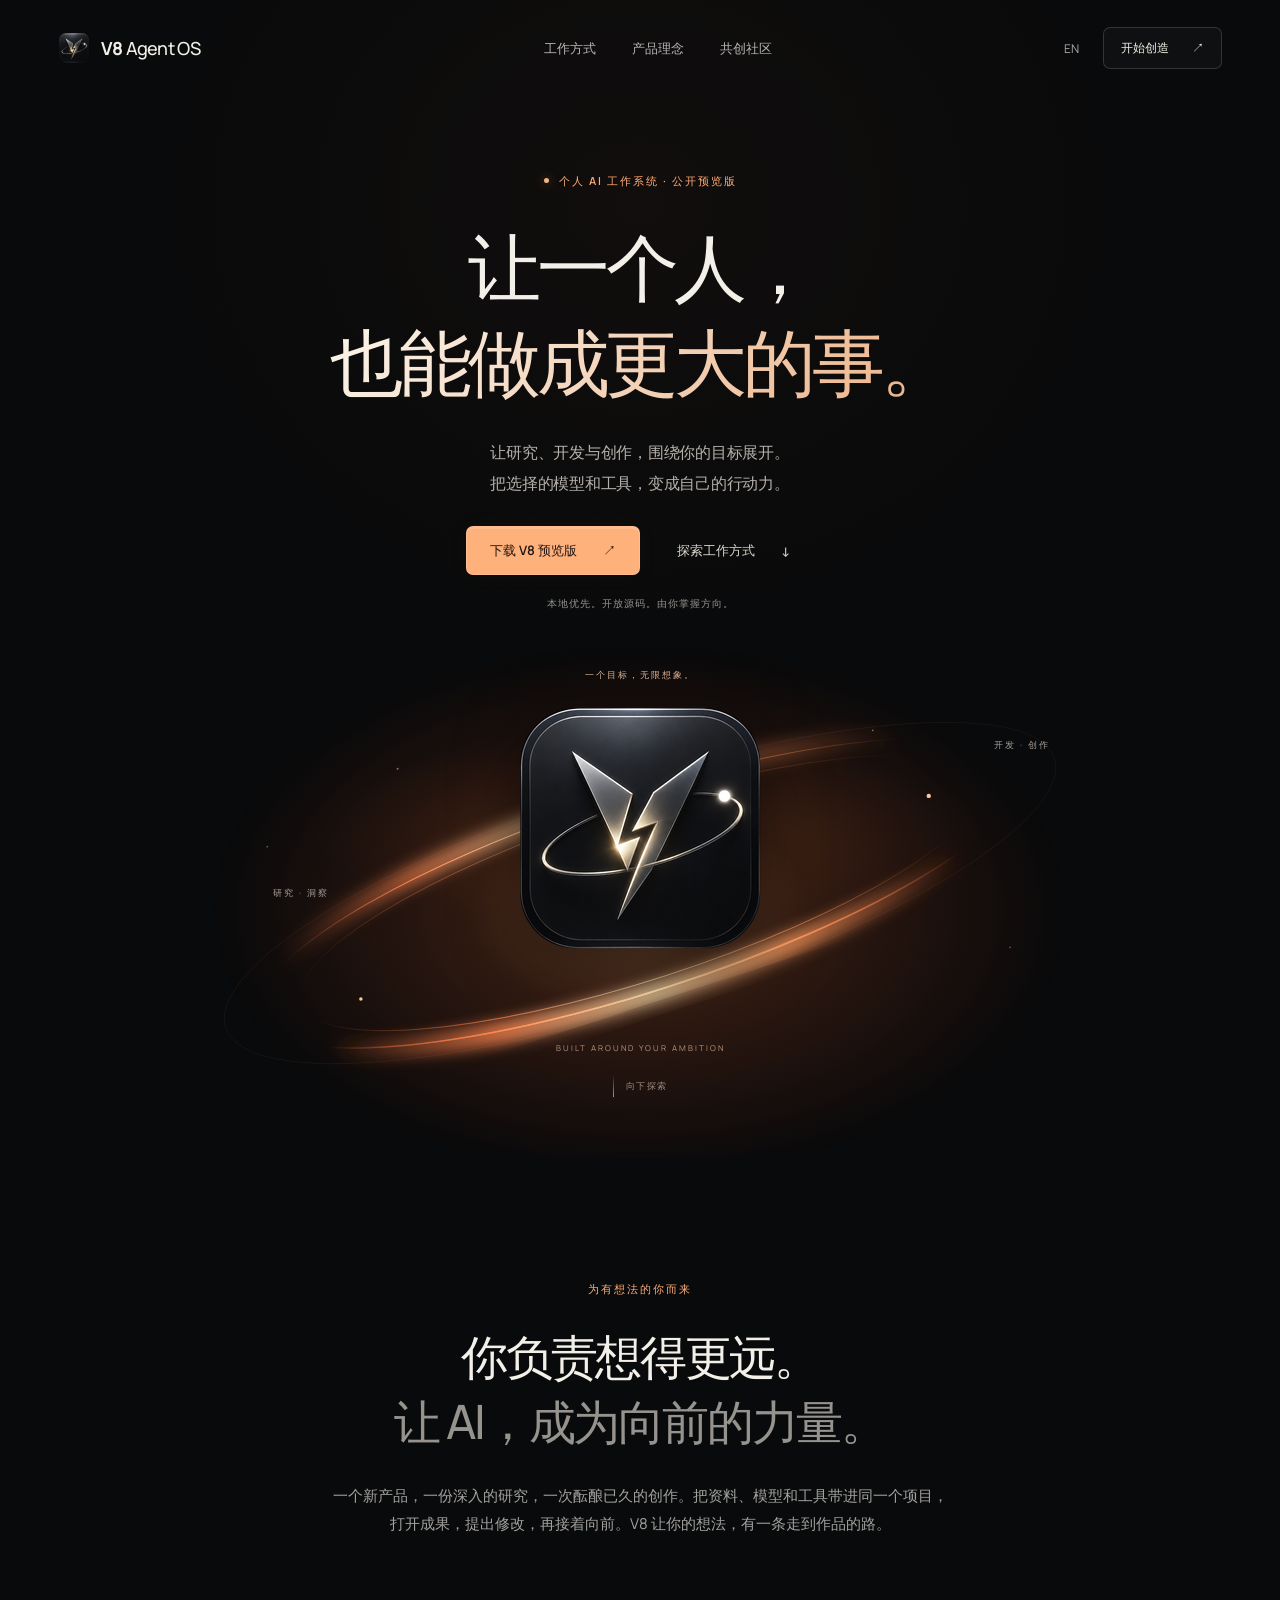
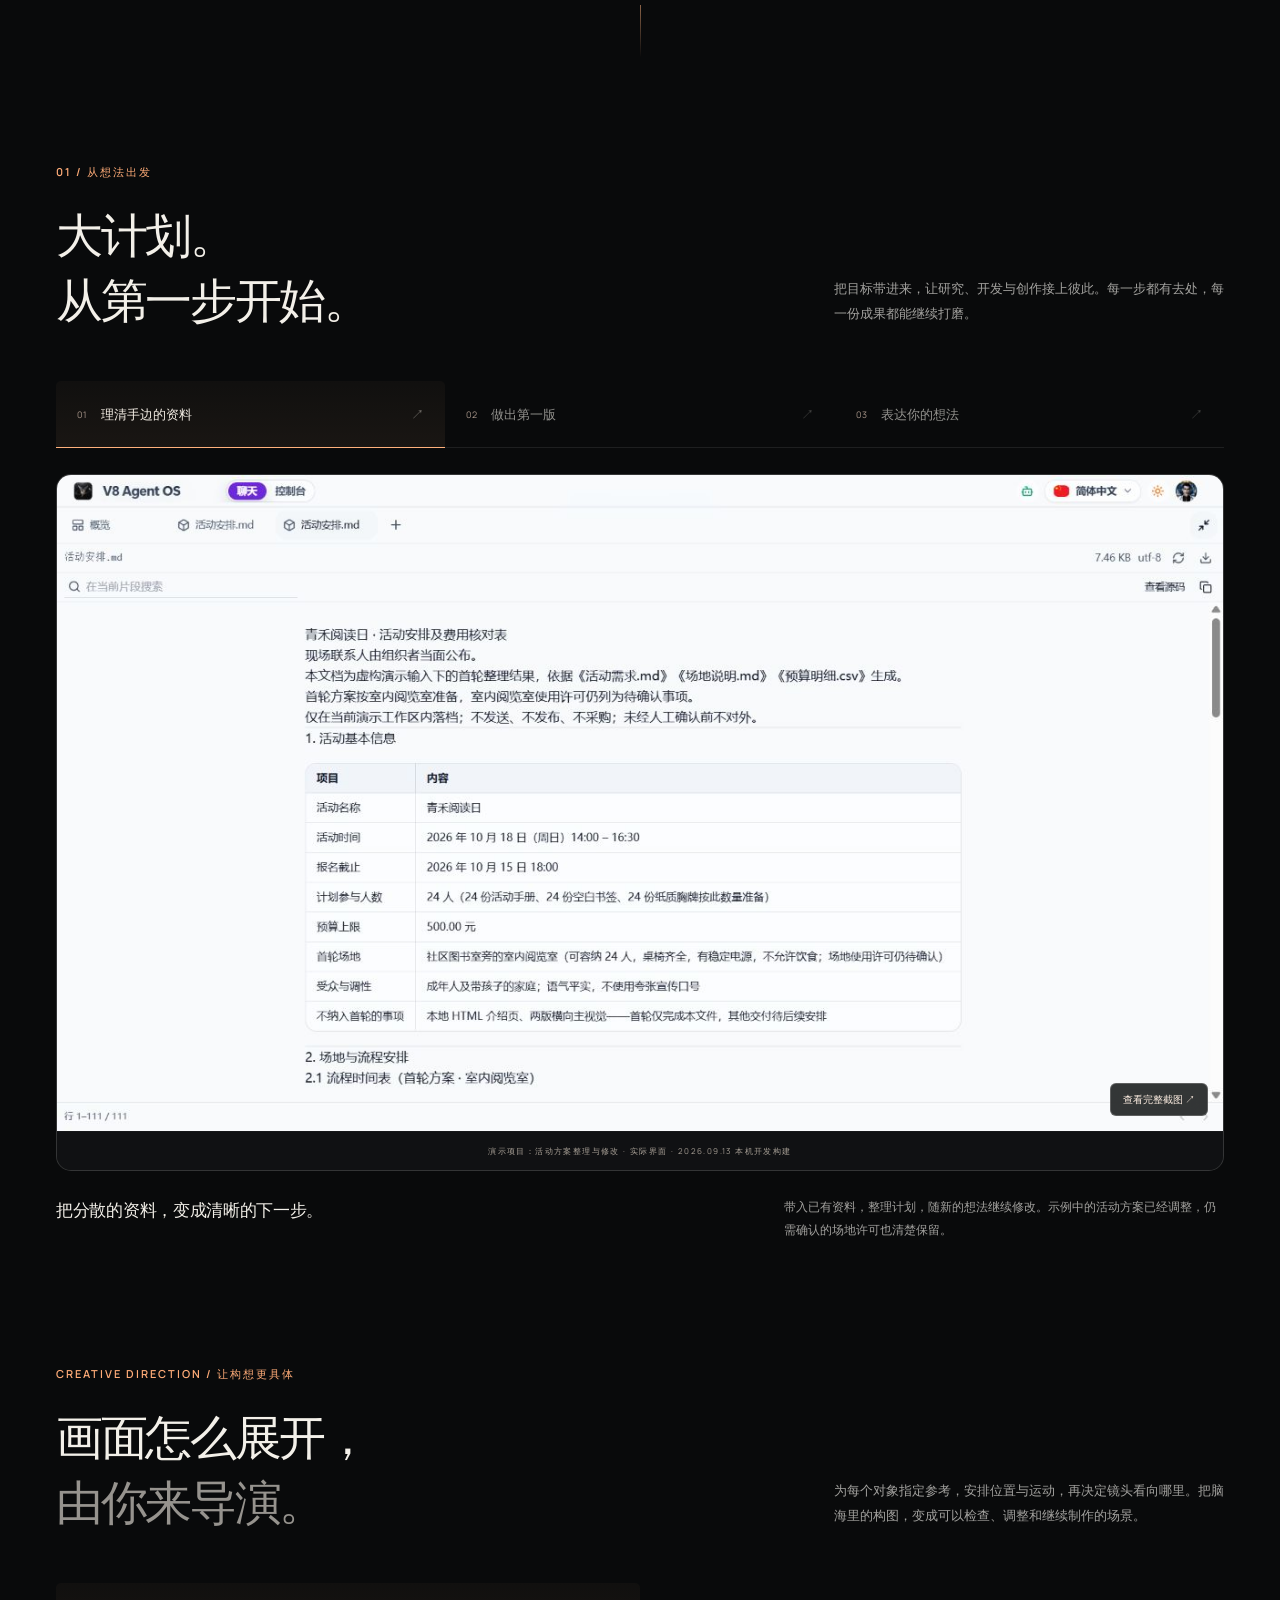
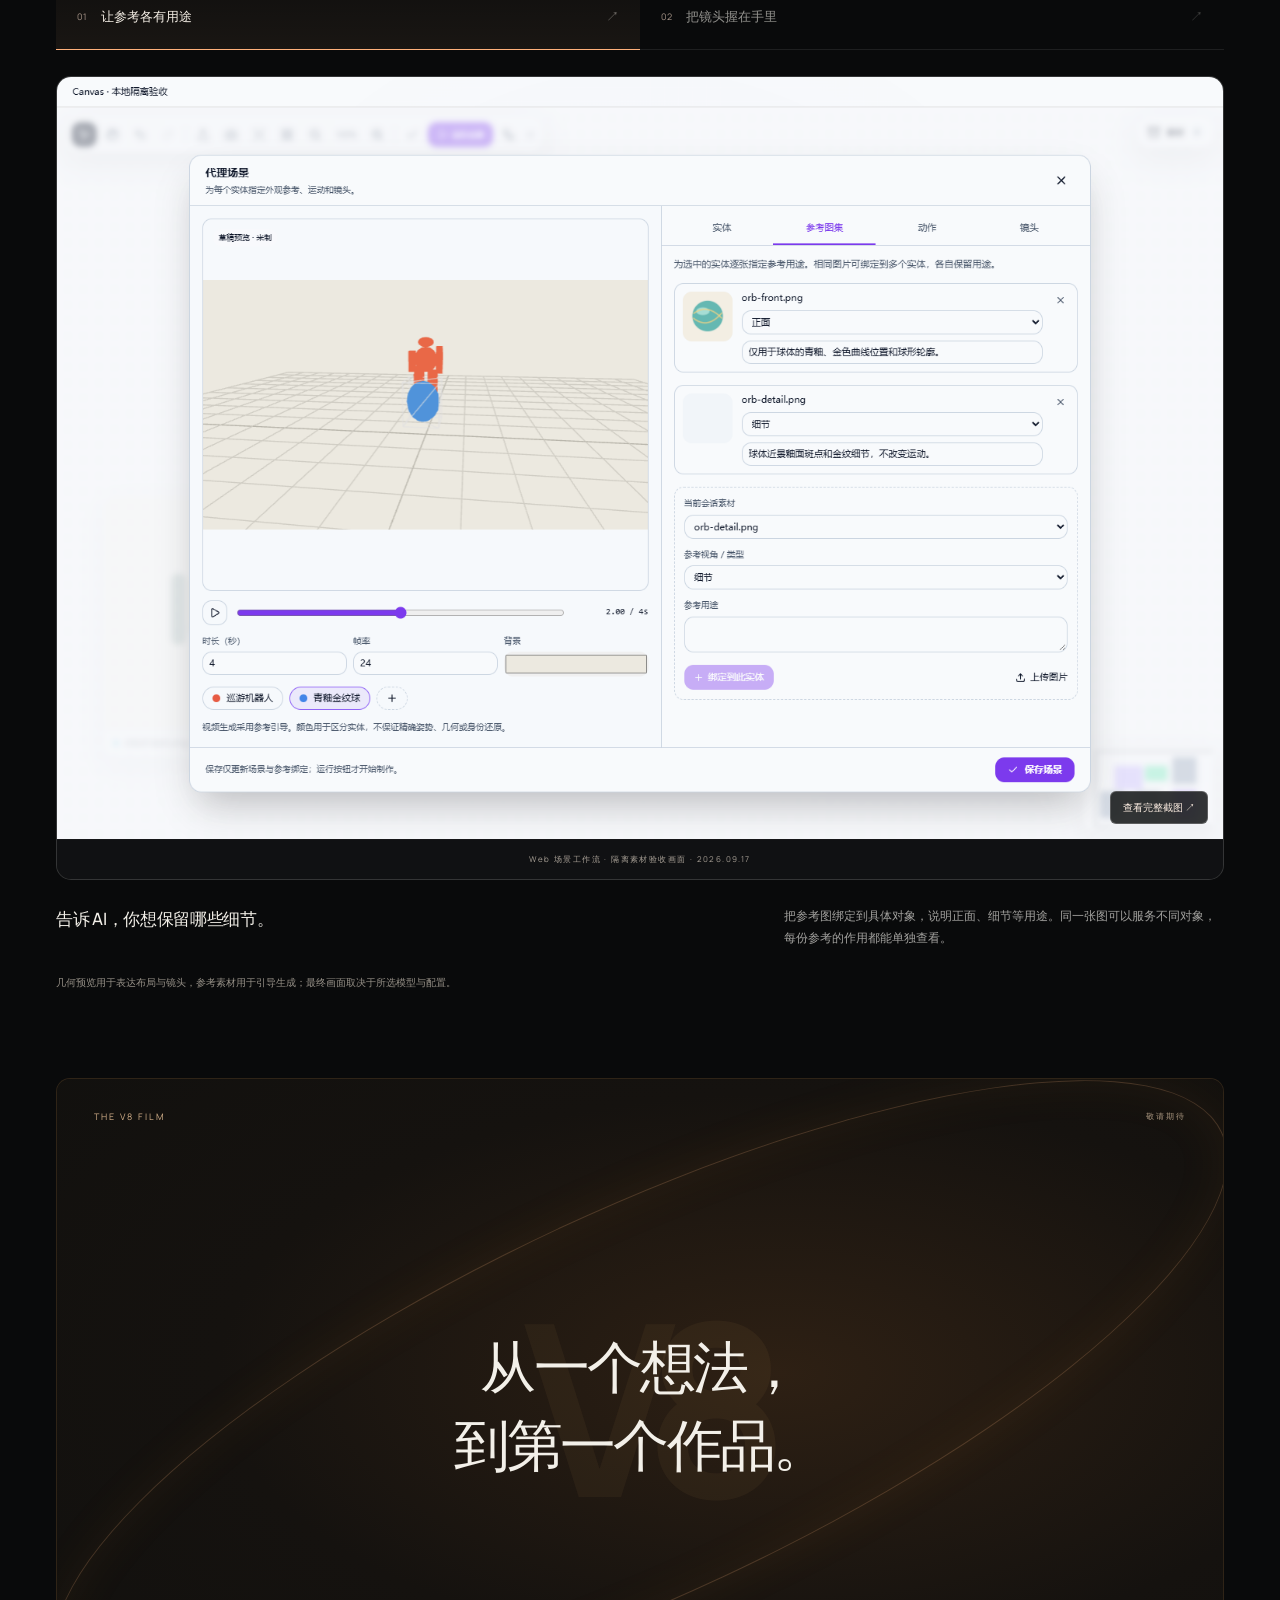
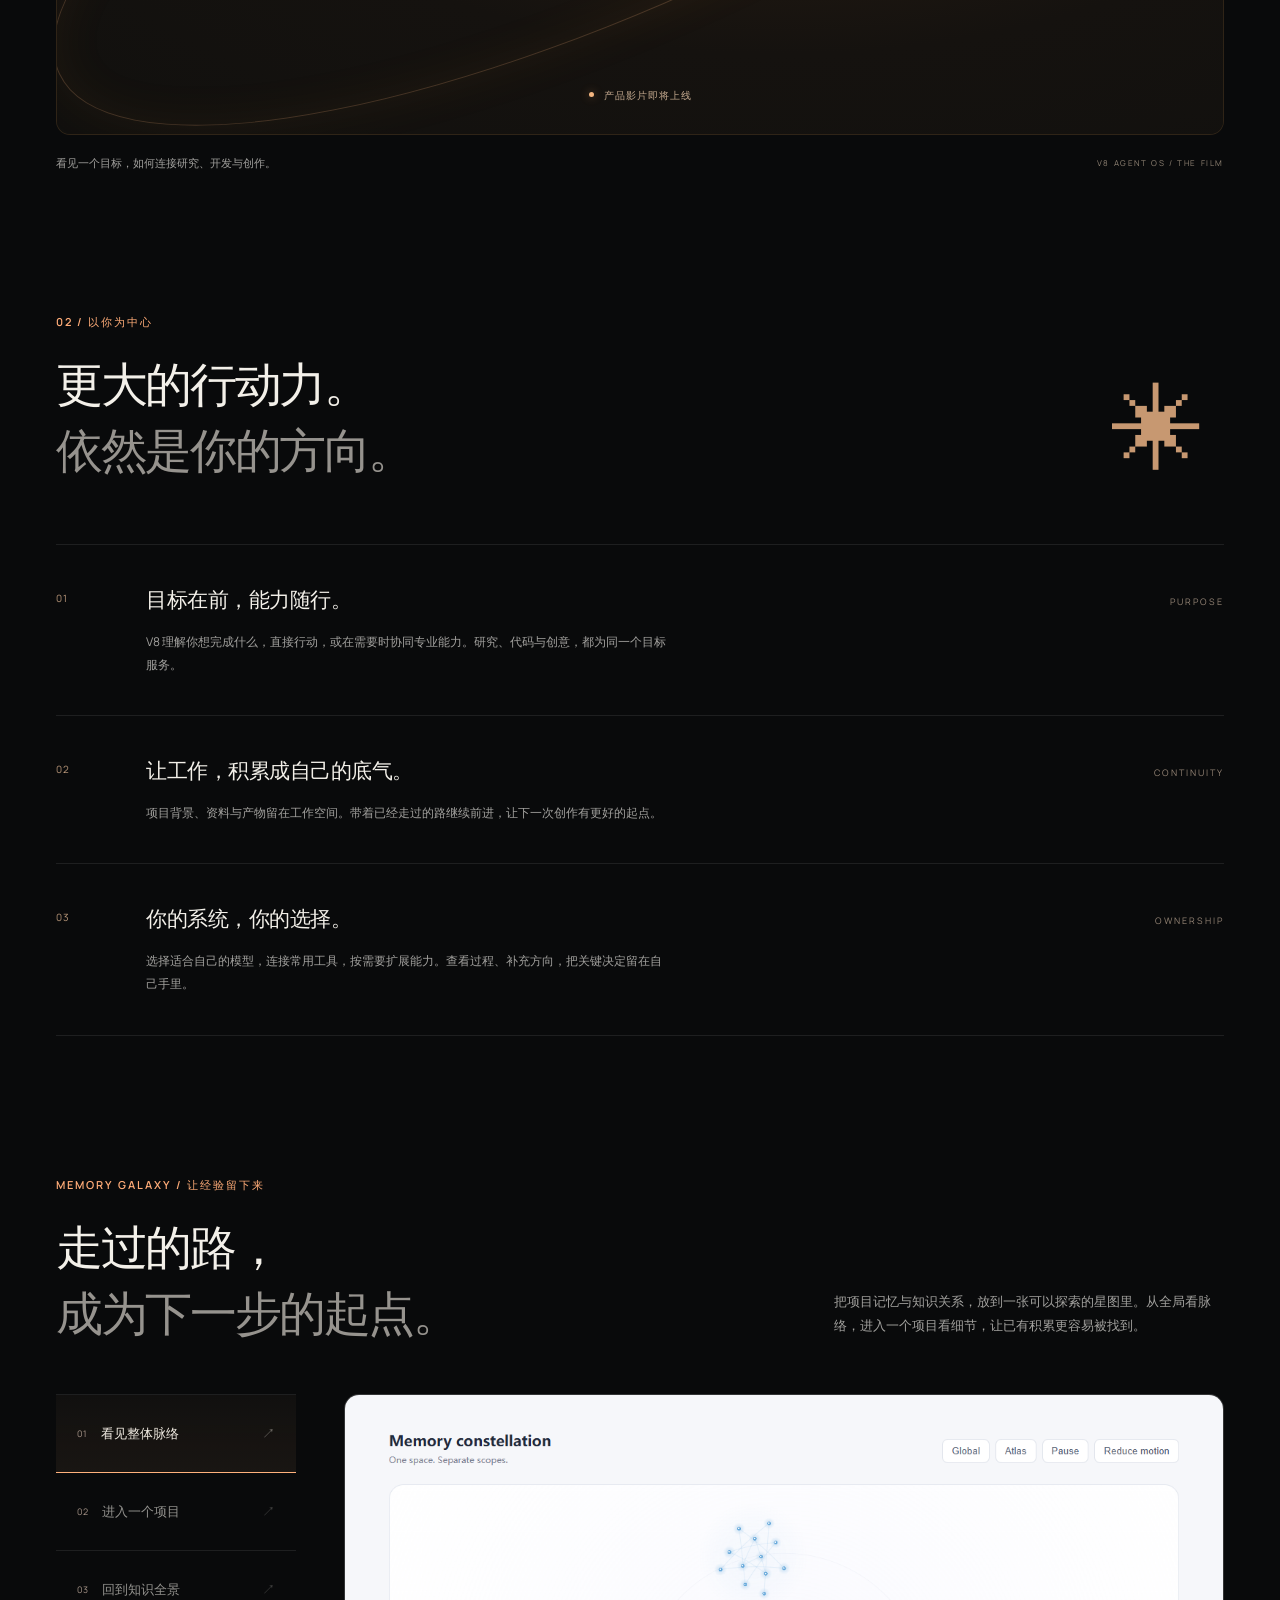
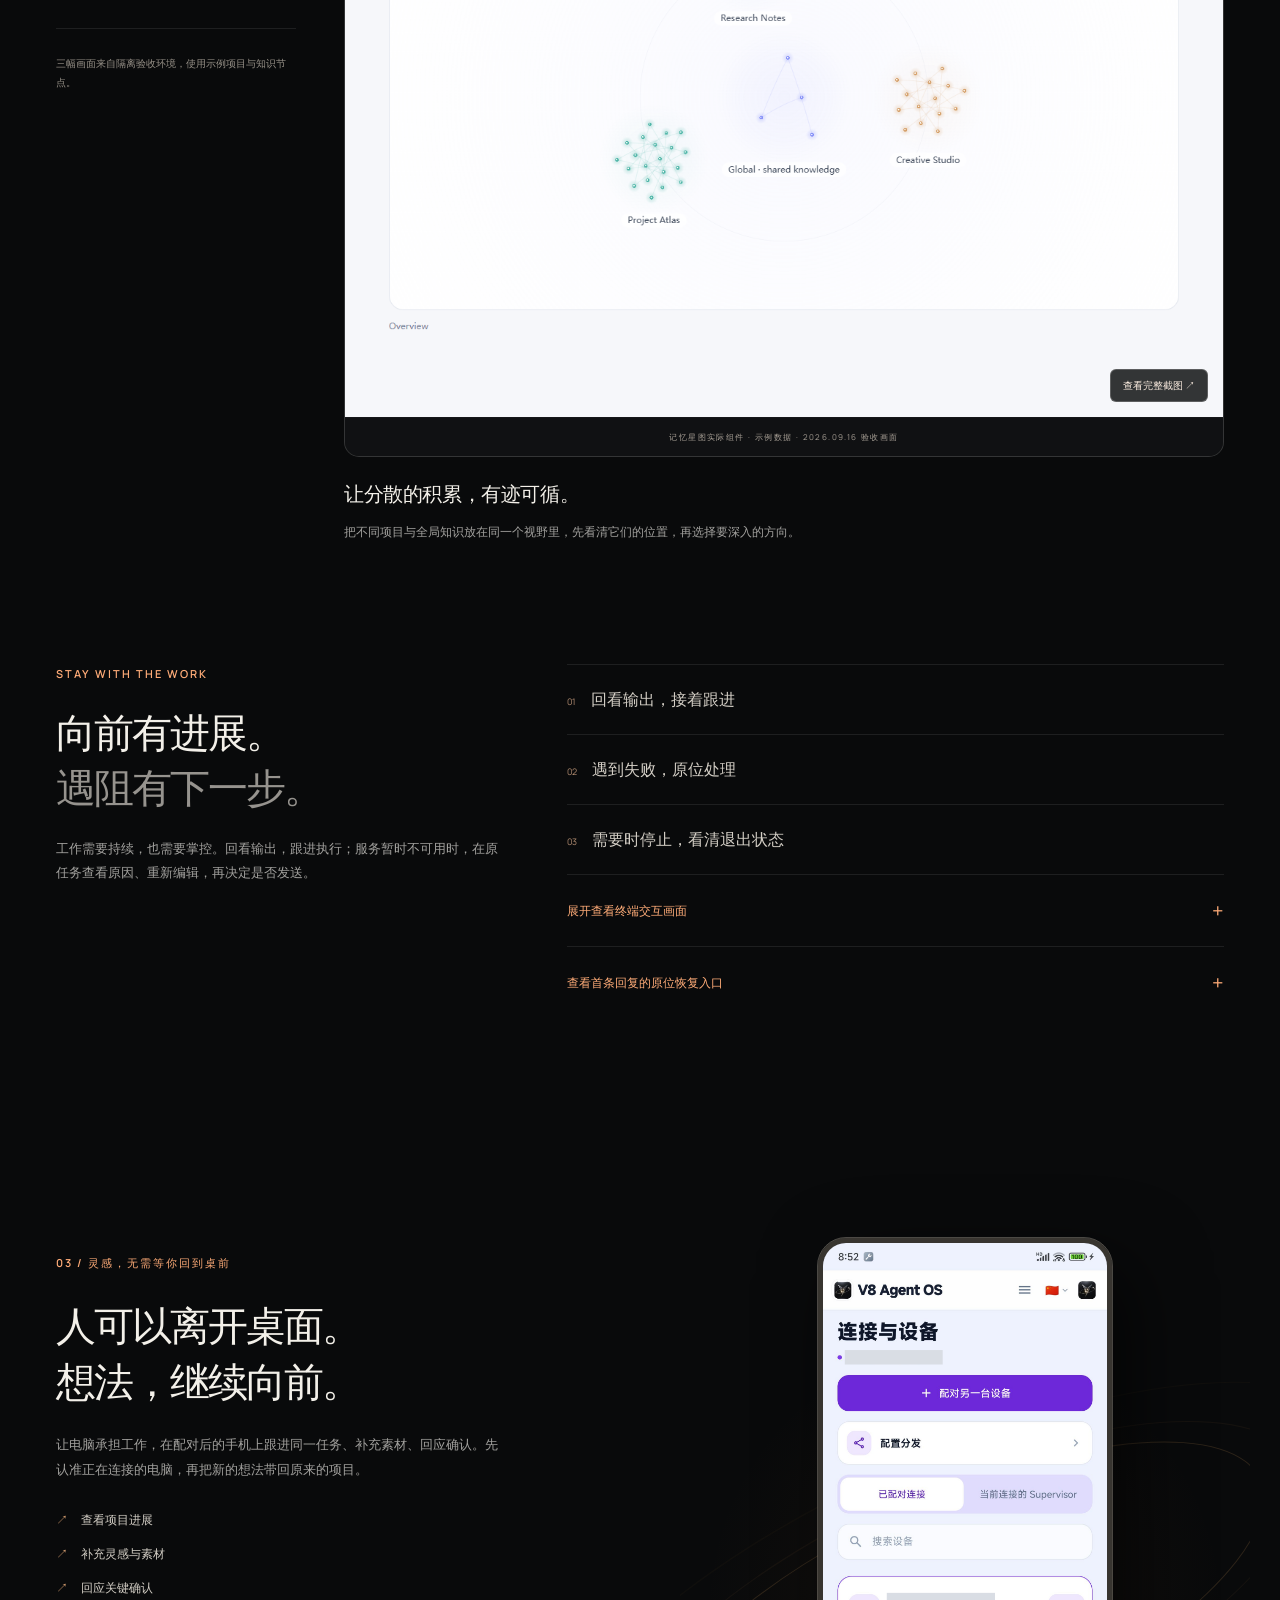
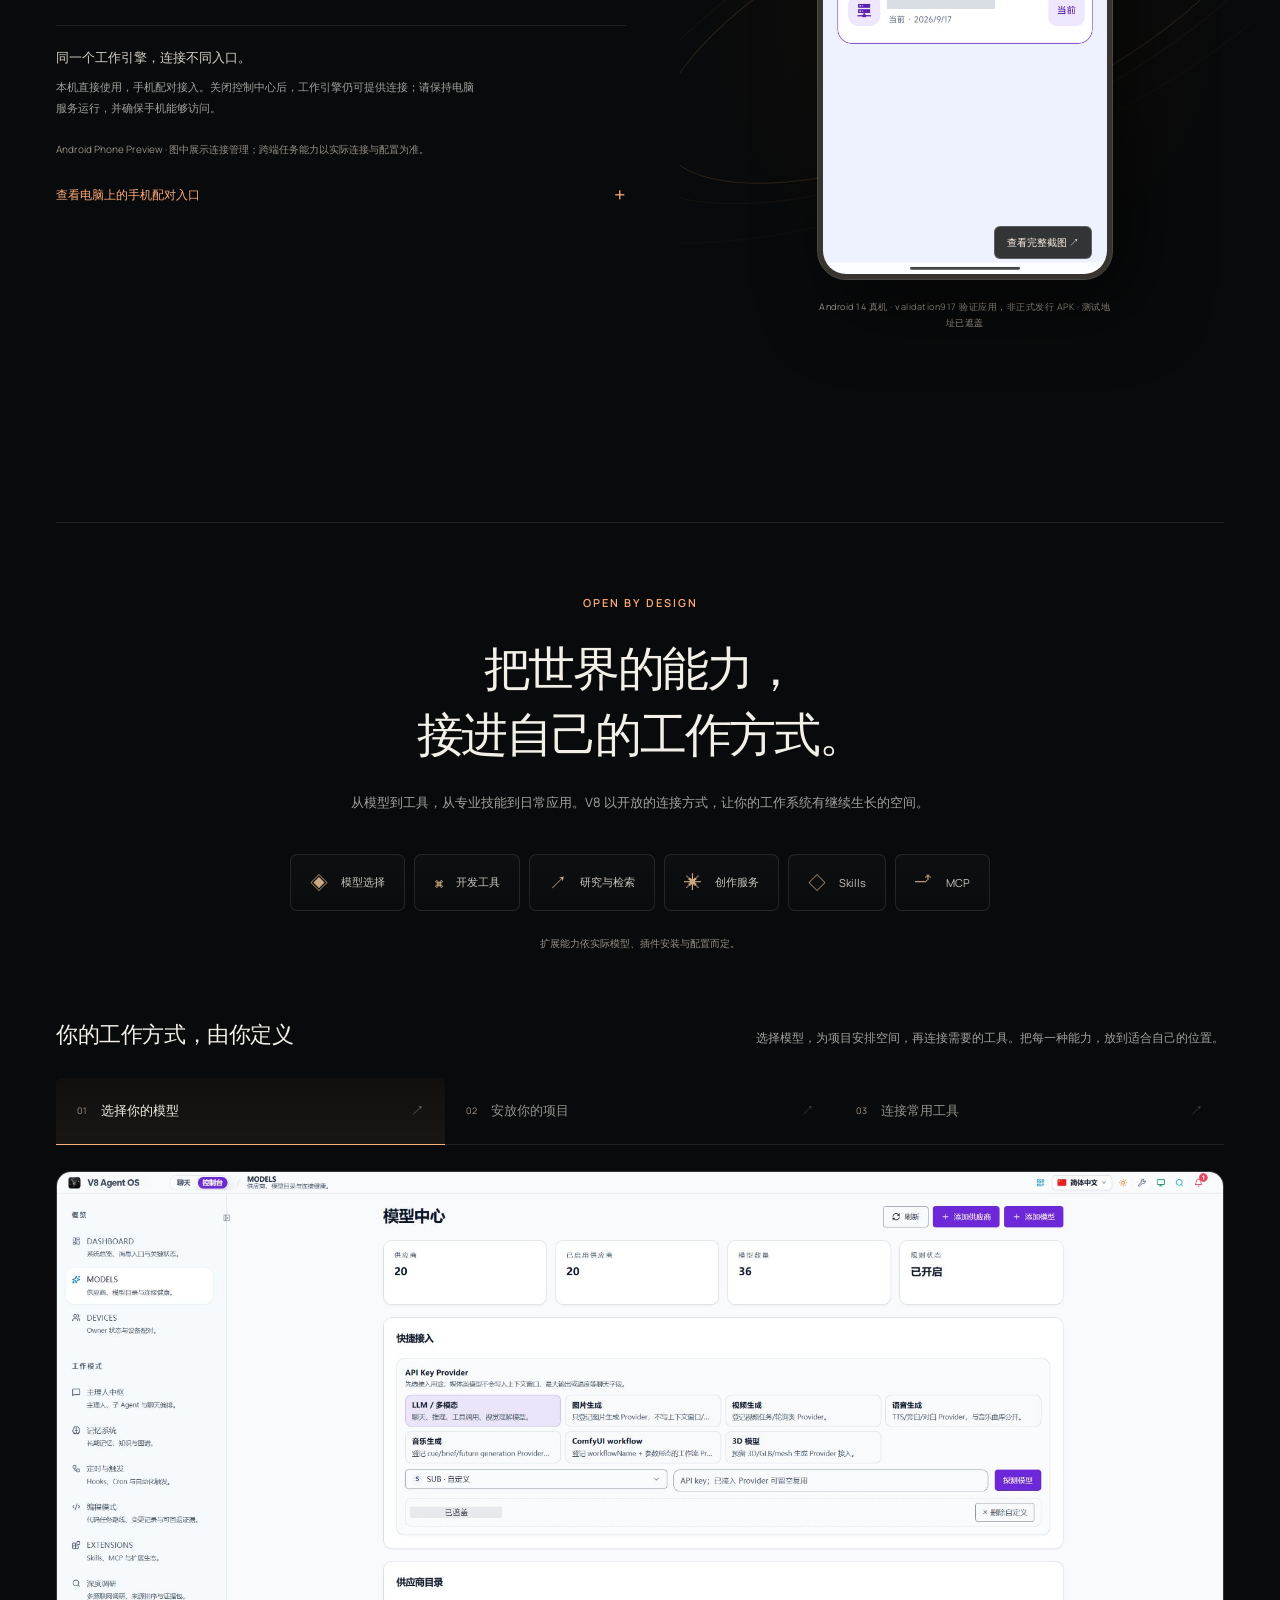
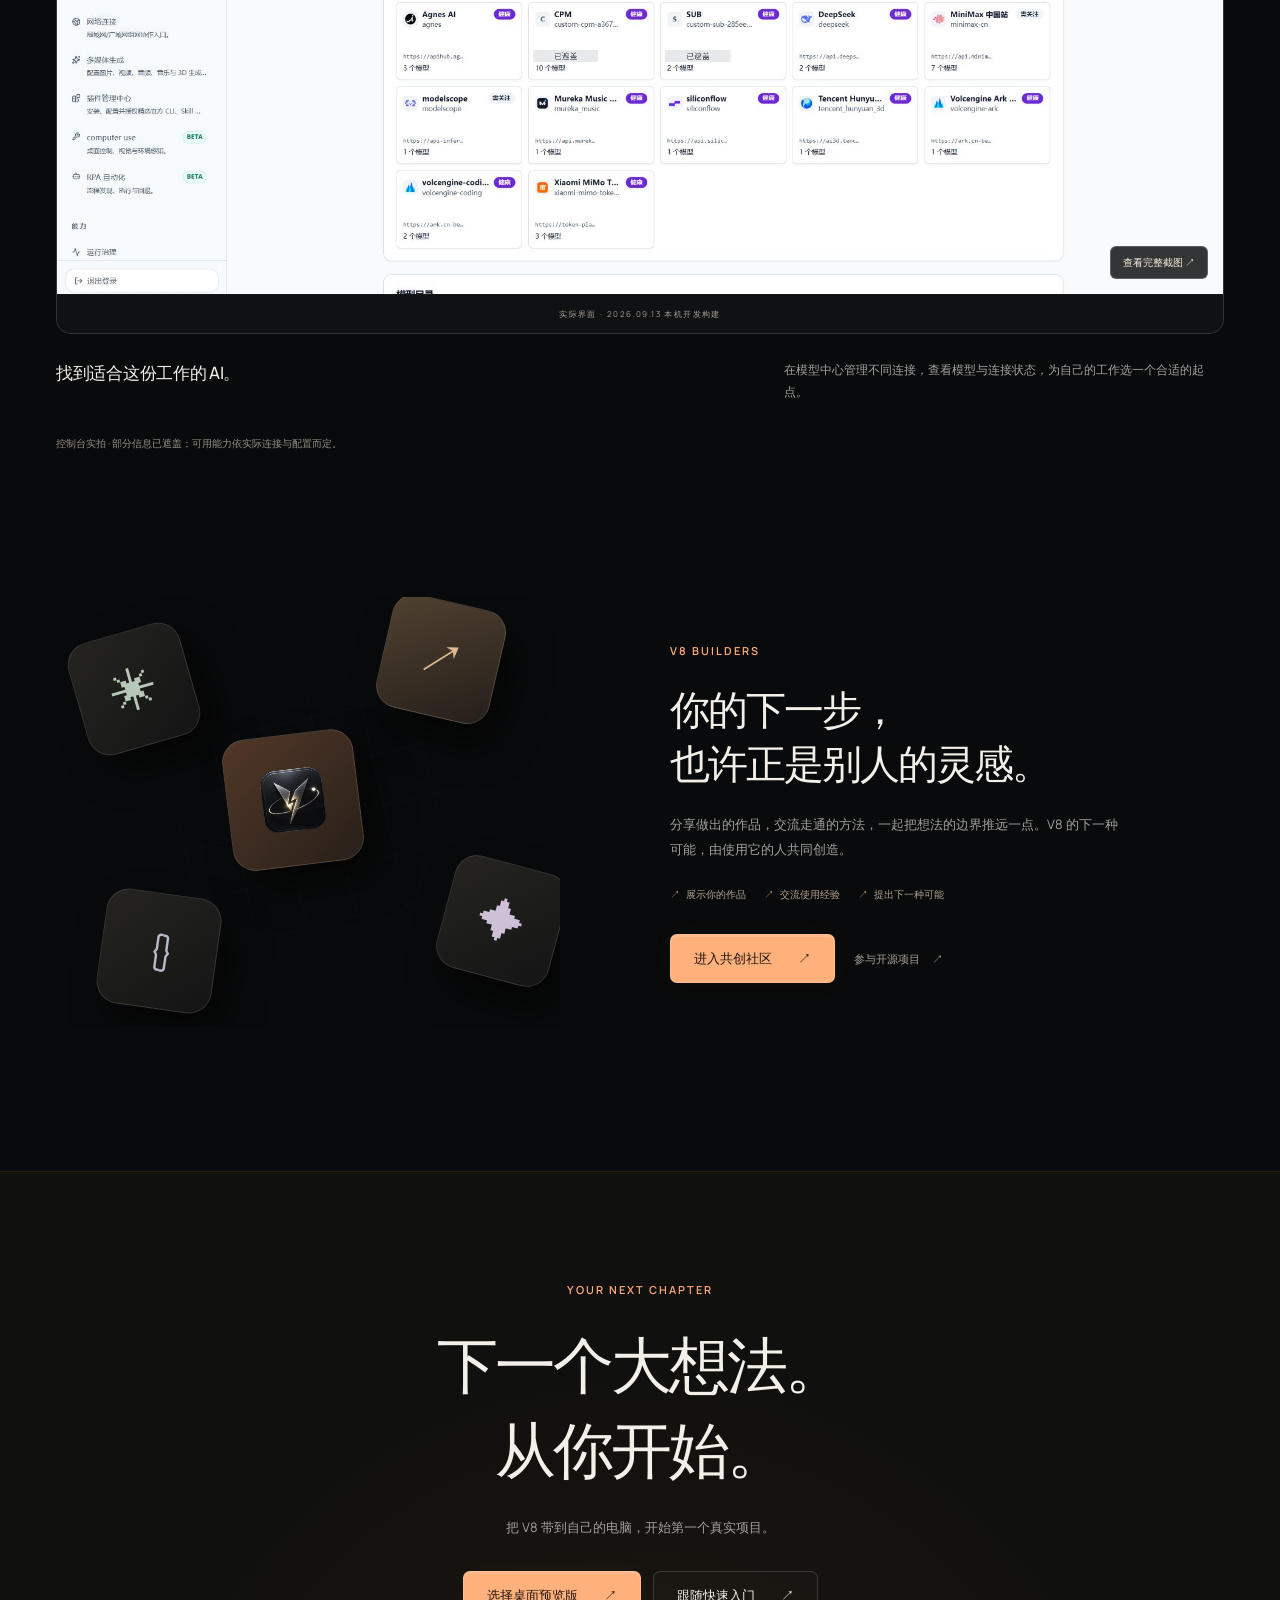
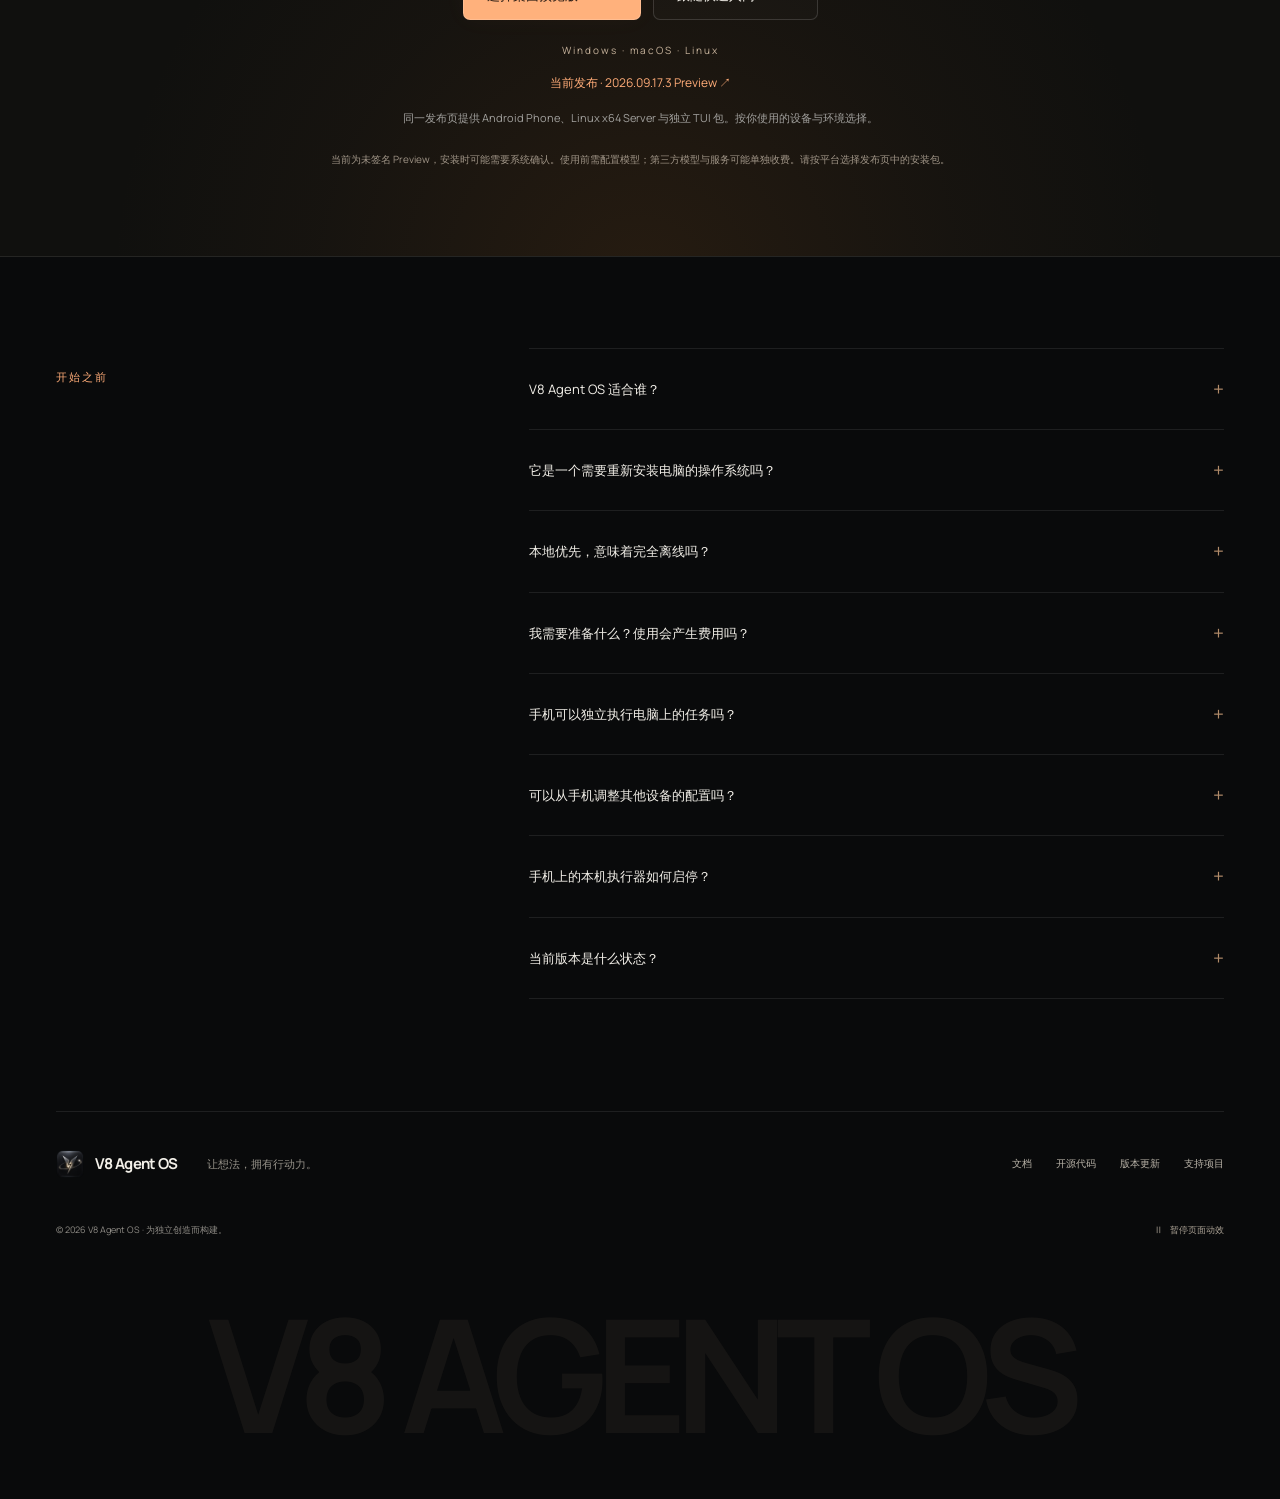
<file: zh/index.html>
<!doctype html>
<html lang="zh-CN">
<head>
  <meta charset="utf-8">
  <meta name="viewport" content="width=device-width, initial-scale=1">
  <meta name="theme-color" content="#090a0b">
  <title>V8 Agent OS — 让一个人，也能做成更大的事</title>
  <meta name="description" content="你的个人 AI 工作系统。让研究、开发与创作围绕同一个目标展开，连接你选择的模型与工具，在自己的电脑上推进真实项目。">
  <link rel="canonical" href="https://v8agentos.top/zh/">
  <link rel="alternate" hreflang="en" href="https://v8agentos.top/">
  <link rel="alternate" hreflang="zh-CN" href="https://v8agentos.top/zh/">
  <link rel="alternate" hreflang="x-default" href="https://v8agentos.top/">
  <meta property="og:type" content="website">
  <meta property="og:site_name" content="V8 Agent OS">
  <meta property="og:title" content="V8 Agent OS — 让一个人，也能做成更大的事">
  <meta property="og:description" content="你的个人 AI 工作系统。让研究、开发与创作围绕同一个目标展开，连接你选择的模型与工具，在自己的电脑上推进真实项目。">
  <meta property="og:url" content="https://v8agentos.top/zh/">
  <meta property="og:image" content="https://v8agentos.top/assets/social-card.png?v=6abc74f547">
  <meta name="twitter:card" content="summary_large_image">
  <link rel="icon" href="../assets/product-icon.png" type="image/png">
  <link rel="apple-touch-icon" href="../assets/product-icon.png">
  <link rel="stylesheet" href="../assets/styles.css?v=708f116d63">
  <script defer src="../assets/site.js?v=f63054b62f"></script>
</head>
<body data-locale="zh">
  <a class="skip-link" href="#main">跳到主要内容</a>
  <header class="site-header">
    <a class="brand" href="./" aria-label="V8 Agent OS"><img src="../assets/product-icon.png" alt="" width="32" height="32"><span>V8 <span class="brand-suffix">Agent OS</span></span></a>
    <nav id="navigation" class="navigation" aria-label="打开导航">
      <a href="#experience">工作方式</a><a href="#philosophy">产品理念</a><a href="#community">共创社区</a>
    </nav>
    <div class="header-actions"><a class="language-link" href="../" lang="en" aria-label="Switch to English">EN</a><a class="header-cta" href="#download">开始创造 <span aria-hidden="true">↗</span></a><button class="menu-button" type="button" aria-label="打开导航" aria-expanded="false" aria-controls="navigation"><span></span><span></span></button></div>
  </header>
  <main id="main">
    <section class="hero" aria-labelledby="hero-title">
      <div class="hero-grain" aria-hidden="true"></div>
      <div class="hero-copy">
        <p class="eyebrow hero-enter"><span class="status-dot"></span>个人 AI 工作系统 · 公开预览版</p>
        <h1 id="hero-title" class="hero-enter"><span>让一个人，</span><span class="warm-type">也能做成更大的事。</span></h1>
        <p class="hero-intro hero-enter">让研究、开发与创作，围绕你的目标展开。<br>把选择的模型和工具，变成自己的行动力。</p>
        <div class="hero-actions hero-enter"><a class="button button-primary" href="#download">下载 V8 预览版 <span aria-hidden="true">↗</span></a><a class="button button-text" href="#experience">探索工作方式 <span aria-hidden="true">↓</span></a></div>
        <p class="hero-note hero-enter">本地优先。开放源码。由你掌握方向。</p>
      </div>
      <div class="orbit-stage" aria-hidden="true">
        <div class="orbit-aura"></div>
        <div class="orbit-art"><img src="../assets/orbit.svg?v=f04c26e57b" alt="" width="1200" height="660" fetchpriority="high"><img class="orbit-product-icon" src="../assets/product-icon.png" alt="" width="256" height="256" fetchpriority="high"></div>
        <span class="orbit-label orbit-top">一个目标，无限想象。</span><span class="orbit-label orbit-left">研究 · 洞察</span><span class="orbit-label orbit-right">开发 · 创作</span><span class="orbit-label orbit-bottom">BUILT AROUND YOUR AMBITION</span>
      </div>
      <a class="scroll-cue" href="#manifesto"><span></span>向下探索</a>
    </section>
    <section id="manifesto" class="manifesto section-shell">
      <p class="eyebrow" data-reveal>为有想法的你而来</p>
      <h2 data-reveal>你负责想得更远。<br><span>让 AI，成为向前的力量。</span></h2>
      <p class="section-description" data-reveal>一个新产品，一份深入的研究，一次酝酿已久的创作。把资料、模型和工具带进同一个项目，打开成果，提出修改，再接着向前。V8 让你的想法，有一条走到作品的路。</p>
      <div class="manifesto-line" aria-hidden="true"></div>
    </section>
    <section id="experience" class="experience section-shell" aria-labelledby="work-title" data-tab-group>
      <div class="section-heading" data-reveal><div><p class="eyebrow">01 / 从想法出发</p><h2 id="work-title">大计划。<br>从第一步开始。</h2></div><p class="section-description">把目标带进来，让研究、开发与创作接上彼此。每一步都有去处，每一份成果都能继续打磨。</p></div>
      <div class="scenario-tabs" data-tab-list aria-label="探索工作场景"><a id="tab-research" class="scenario-tab is-active" href="#scenario-research" data-tab="scenario-research"><span>01</span>理清手边的资料<span class="tab-arrow" aria-hidden="true">↗</span></a><a id="tab-workspace" class="scenario-tab" href="#scenario-workspace" data-tab="scenario-workspace"><span>02</span>做出第一版<span class="tab-arrow" aria-hidden="true">↗</span></a><a id="tab-creative" class="scenario-tab" href="#scenario-creative" data-tab="scenario-creative"><span>03</span>表达你的想法<span class="tab-arrow" aria-hidden="true">↗</span></a></div>
      <div class="scenario-panels"><article id="scenario-research" data-tab-panel class="scenario is-active" aria-labelledby="tab-research"><figure class="media-frame actual-capture"><button type="button" class="capture-open" data-image="../assets/media/materials-20260913.webp" aria-label="查看完整截图: V8 工作台打开修改后的活动方案，保留室内场地许可待确认说明"><img src="../assets/media/materials-20260913.webp" alt="V8 工作台打开修改后的活动方案，保留室内场地许可待确认说明" loading="lazy" decoding="async" width="1280" height="720"><span class="capture-zoom" aria-hidden="true">查看完整截图 ↗</span></button><figcaption>演示项目：活动方案整理与修改 · 实际界面 · 2026.09.13 本机开发构建</figcaption></figure><div class="scenario-description"><h3>把分散的资料，变成清晰的下一步。</h3><p>带入已有资料，整理计划，随新的想法继续修改。示例中的活动方案已经调整，仍需确认的场地许可也清楚保留。</p></div></article><article id="scenario-workspace" data-tab-panel class="scenario" aria-labelledby="tab-workspace"><figure class="media-frame actual-capture"><button type="button" class="capture-open" data-image="../assets/media/workspace-20260913.webp" aria-label="查看完整截图: V8 工作台同时显示本地 HTML 文件检查与活动网页预览，页面标注演示草稿"><img src="../assets/media/workspace-20260913.webp" alt="V8 工作台同时显示本地 HTML 文件检查与活动网页预览，页面标注演示草稿" loading="lazy" decoding="async" width="1280" height="720"><span class="capture-zoom" aria-hidden="true">查看完整截图 ↗</span></button><figcaption>演示项目：在工作台打开实际网页 · 实际界面 · 2026.09.13 本机开发构建</figcaption></figure><div class="scenario-description"><h3>让脑海里的构想，有一个能打开的版本。</h3><p>从项目资料推进到网页，在同一个工作台检查文件与实际预览。这个活动页仍是演示草稿，你可以继续审阅和打磨。</p></div></article><article id="scenario-creative" data-tab-panel class="scenario" aria-labelledby="tab-creative"><figure class="media-frame actual-capture"><button type="button" class="capture-open" data-image="../assets/media/canvas-20260913.webp" aria-label="查看完整截图: V8 创意画布实拍，资料节点连接生成步骤与 v2 输出，旁侧保留另一版本；生成内容仅作内部配色参考"><img src="../assets/media/canvas-20260913.webp" alt="V8 创意画布实拍，资料节点连接生成步骤与 v2 输出，旁侧保留另一版本；生成内容仅作内部配色参考" loading="lazy" decoding="async" width="1280" height="720"><span class="capture-zoom" aria-hidden="true">查看完整截图 ↗</span></button><figcaption>创意画布：素材连接与版本迭代示例 · 实际界面 · 2026.09.13 本机开发构建</figcaption></figure><div class="scenario-description"><h3>把素材、步骤与版本，放在同一张画布上。</h3><p>连接参考资料与创作步骤，保留输出版本，随时回看和继续修改。图中是画布工作过程的演示，生成内容仅作内部配色参考。</p></div></article></div>
    </section>
    <section id="creative-direction" class="scene-section section-shell" aria-labelledby="scene-title" data-tab-group>
      <div class="section-heading" data-reveal><div><p class="eyebrow">CREATIVE DIRECTION / 让构想更具体</p><h2 id="scene-title">画面怎么展开，<br><span>由你来导演。</span></h2></div><p class="section-description">为每个对象指定参考，安排位置与运动，再决定镜头看向哪里。把脑海里的构图，变成可以检查、调整和继续制作的场景。</p></div>
      <div class="scenario-tabs scene-tabs" data-tab-list aria-label="探索场景创作控制"><a class="scenario-tab is-active" id="tab-scene-atlas" href="#scene-atlas" data-tab="scene-atlas"><span>01</span>让参考各有用途<span class="tab-arrow" aria-hidden="true">↗</span></a><a class="scenario-tab" id="tab-scene-camera" href="#scene-camera" data-tab="scene-camera"><span>02</span>把镜头握在手里<span class="tab-arrow" aria-hidden="true">↗</span></a></div><article id="scene-atlas" data-tab-panel class="scene-panel is-active" aria-labelledby="tab-scene-atlas"><figure class="media-frame actual-capture"><button type="button" class="capture-open" data-image="../assets/media/scene-atlas-20260917.png" aria-label="查看完整截图: Web 代理场景参考图集，显示球体正面与细节参考、用途说明，以及机器人和球体的几何预览"><img src="../assets/media/scene-atlas-20260917.png" alt="Web 代理场景参考图集，显示球体正面与细节参考、用途说明，以及机器人和球体的几何预览" loading="lazy" decoding="async" width="1500" height="980"><span class="capture-zoom" aria-hidden="true">查看完整截图 ↗</span></button><figcaption>Web 场景工作流 · 隔离素材验收画面 · 2026.09.17</figcaption></figure><div class="scenario-description"><h3>告诉 AI，你想保留哪些细节。</h3><p>把参考图绑定到具体对象，说明正面、细节等用途。同一张图可以服务不同对象，每份参考的作用都能单独查看。</p></div></article><article id="scene-camera" data-tab-panel class="scene-panel" aria-labelledby="tab-scene-camera"><figure class="media-frame actual-capture"><button type="button" class="capture-open" data-image="../assets/media/scene-camera-20260917.png" aria-label="查看完整截图: Web 代理场景镜头控制，显示时间轴、相机关键帧、位置与目标坐标及视野角度"><img src="../assets/media/scene-camera-20260917.png" alt="Web 代理场景镜头控制，显示时间轴、相机关键帧、位置与目标坐标及视野角度" loading="lazy" decoding="async" width="1500" height="980"><span class="capture-zoom" aria-hidden="true">查看完整截图 ↗</span></button><figcaption>Web 场景工作流 · 隔离素材验收画面 · 2026.09.17</figcaption></figure><div class="scenario-description"><h3>从哪个角度看，在哪一刻靠近。</h3><p>沿时间轴调整相机位置、目标和视野角度，预览镜头变化。保存场景后回到动作卡，由你决定何时运行。</p></div></article><p class="fine-print scene-note">几何预览用于表达布局与镜头，参考素材用于引导生成；最终画面取决于所选模型与配置。</p>
    </section>
    <section id="film" class="film-section section-shell" aria-labelledby="film-title">
      <div class="film-frame" data-reveal>
        <div class="film-placeholder"><div class="film-orbit" aria-hidden="true"></div><div class="film-topline"><span>THE V8 FILM</span><span>敬请期待</span></div><div class="film-center"><span class="film-emblem" aria-hidden="true">V8</span><h2 id="film-title">从一个想法，<br>到第一个作品。</h2></div><p class="film-coming"><span class="status-dot"></span>产品影片即将上线</p></div>
      </div>
      <div class="film-caption"><p>看见一个目标，如何连接研究、开发与创作。</p><span>V8 AGENT OS / THE FILM</span></div>
    </section>
    <section id="philosophy" class="philosophy section-shell" aria-labelledby="vision-title">
      <div class="section-heading" data-reveal><div><p class="eyebrow">02 / 以你为中心</p><h2 id="vision-title">更大的行动力。<br><span>依然是你的方向。</span></h2></div><span class="section-symbol" aria-hidden="true">✳</span></div>
      <div class="principles"><article class="principle" data-reveal><span class="principle-number">01</span><div><h3>目标在前，能力随行。</h3><p>V8 理解你想完成什么，直接行动，或在需要时协同专业能力。研究、代码与创意，都为同一个目标服务。</p></div><span class="principle-word" aria-hidden="true">PURPOSE</span></article><article class="principle" data-reveal><span class="principle-number">02</span><div><h3>让工作，积累成自己的底气。</h3><p>项目背景、资料与产物留在工作空间。带着已经走过的路继续前进，让下一次创作有更好的起点。</p></div><span class="principle-word" aria-hidden="true">CONTINUITY</span></article><article class="principle" data-reveal><span class="principle-number">03</span><div><h3>你的系统，你的选择。</h3><p>选择适合自己的模型，连接常用工具，按需要扩展能力。查看过程、补充方向，把关键决定留在自己手里。</p></div><span class="principle-word" aria-hidden="true">OWNERSHIP</span></article></div>
    </section>
    <section id="memory" class="memory-section section-shell" aria-labelledby="memory-title" data-tab-group>
      <div class="section-heading" data-reveal><div><p class="eyebrow">MEMORY GALAXY / 让经验留下来</p><h2 id="memory-title">走过的路，<br><span>成为下一步的起点。</span></h2></div><p class="section-description">把项目记忆与知识关系，放到一张可以探索的星图里。从全局看脉络，进入一个项目看细节，让已有积累更容易被找到。</p></div>
      <div class="memory-layout"><div class="memory-index"><div class="memory-tabs" data-tab-list aria-label="探索记忆星图"><a class="scenario-tab is-active" id="tab-memory-overview" href="#memory-overview" data-tab="memory-overview"><span>01</span>看见整体脉络<span class="tab-arrow" aria-hidden="true">↗</span></a><a class="scenario-tab" id="tab-memory-project" href="#memory-project" data-tab="memory-project"><span>02</span>进入一个项目<span class="tab-arrow" aria-hidden="true">↗</span></a><a class="scenario-tab" id="tab-memory-global" href="#memory-global" data-tab="memory-global"><span>03</span>回到知识全景<span class="tab-arrow" aria-hidden="true">↗</span></a></div><p class="fine-print">三幅画面来自隔离验收环境，使用示例项目与知识节点。</p></div><div class="memory-panels"><article id="memory-overview" data-tab-panel class="memory-panel is-active" aria-labelledby="tab-memory-overview"><figure class="media-frame actual-capture"><button type="button" class="capture-open" data-image="../assets/media/memory-overview-20260916.png" aria-label="查看完整截图: 记忆星图总览实际组件验收，浅色界面中显示 Project Atlas、Research Notes、Creative Studio 与全局知识示例"><img src="../assets/media/memory-overview-20260916.png" alt="记忆星图总览实际组件验收，浅色界面中显示 Project Atlas、Research Notes、Creative Studio 与全局知识示例" loading="lazy" decoding="async" width="1200" height="850"><span class="capture-zoom" aria-hidden="true">查看完整截图 ↗</span></button><figcaption>记忆星图实际组件 · 示例数据 · 2026.09.16 验收画面</figcaption></figure><div class="memory-description"><h3>让分散的积累，有迹可循。</h3><p>把不同项目与全局知识放在同一个视野里，先看清它们的位置，再选择要深入的方向。</p></div></article><article id="memory-project" data-tab-panel class="memory-panel" aria-labelledby="tab-memory-project"><figure class="media-frame actual-capture"><button type="button" class="capture-open" data-image="../assets/media/memory-project-20260916.png" aria-label="查看完整截图: 记忆星图聚焦 Project Atlas 的实际组件验收，展示示例项目记忆节点与连接"><img src="../assets/media/memory-project-20260916.png" alt="记忆星图聚焦 Project Atlas 的实际组件验收，展示示例项目记忆节点与连接" loading="lazy" decoding="async" width="1200" height="850"><span class="capture-zoom" aria-hidden="true">查看完整截图 ↗</span></button><figcaption>记忆星图实际组件 · 示例数据 · 2026.09.16 验收画面</figcaption></figure><div class="memory-description"><h3>靠近细节，找回项目的背景。</h3><p>聚焦一个项目，查看记忆节点与连接。把注意力放回当前的工作，需要时再回到整体视野。</p></div></article><article id="memory-global" data-tab-panel class="memory-panel" aria-labelledby="tab-memory-global"><figure class="media-frame actual-capture"><button type="button" class="capture-open" data-image="../assets/media/memory-global-20260916.png" aria-label="查看完整截图: 记忆星图深色界面实际组件验收，聚焦全局共享知识与合成 Shared concept 节点"><img src="../assets/media/memory-global-20260916.png" alt="记忆星图深色界面实际组件验收，聚焦全局共享知识与合成 Shared concept 节点" loading="lazy" decoding="async" width="1200" height="850"><span class="capture-zoom" aria-hidden="true">查看完整截图 ↗</span></button><figcaption>记忆星图实际组件 · 示例数据 · 2026.09.16 验收画面</figcaption></figure><div class="memory-description"><h3>回到全景，看见通用积累。</h3><p>查看全局共享知识，也能回到各项目记忆。分清通用积累与当前项目的背景，在深色视图中继续探索。</p></div></article></div></div>
    </section>
    <section id="continuity" class="terminal-section section-shell" aria-labelledby="terminal-title">
          <div class="terminal-copy" data-reveal><p class="eyebrow">STAY WITH THE WORK</p><h2 id="terminal-title">向前有进展。<br><span>遇阻有下一步。</span></h2><p class="section-description">工作需要持续，也需要掌控。回看输出，跟进执行；服务暂时不可用时，在原任务查看原因、重新编辑，再决定是否发送。</p></div>
          <div class="terminal-detail"><ul class="terminal-points"><li><span>01</span>回看输出，接着跟进</li><li><span>02</span>遇到失败，原位处理</li><li><span>03</span>需要时停止，看清退出状态</li></ul><details class="capture-detail terminal-evidence"><summary>展开查看终端交互画面<span aria-hidden="true">+</span></summary><div id="terminal-capture"><figure class="media-frame actual-capture"><button type="button" class="capture-open" data-image="../assets/media/terminal-20260916.png" aria-label="查看完整截图: Web 终端实际组件验收回放，显示合成负载输出、回到底部按钮与已退出状态"><img src="../assets/media/terminal-20260916.png" alt="Web 终端实际组件验收回放，显示合成负载输出、回到底部按钮与已退出状态" loading="lazy" decoding="async" width="1440" height="900"><span class="capture-zoom" aria-hidden="true">查看完整截图 ↗</span></button><figcaption>Web 终端实际组件 · 合成负载验收回放 · 2026.09.16</figcaption></figure><p class="fine-print capture-note">图中的重复字符用于检验输出显示与退出状态，不代表真实项目内容或通用性能指标。</p></div></details><details class="capture-detail recovery-evidence"><summary>查看首条回复的原位恢复入口<span aria-hidden="true">+</span></summary><div id="recovery-capture"><figure class="media-frame actual-capture"><button type="button" class="capture-open" data-image="../assets/media/reply-recovery-20260917.png" aria-label="查看完整截图: Web 首条回复失败恢复界面，显示模型服务503提示、重新编辑、重新同步及保留的输入内容"><img src="../assets/media/reply-recovery-20260917.png" alt="Web 首条回复失败恢复界面，显示模型服务503提示、重新编辑、重新同步及保留的输入内容" loading="lazy" decoding="async" width="1440" height="900"><span class="capture-zoom" aria-hidden="true">查看完整截图 ↗</span></button><figcaption>Web 实际界面 · 合成 503 故障案例 · 2026.09.17</figcaption></figure><p class="fine-print capture-note">画面展示已保存的失败记录与恢复入口；是否重新发送由你决定，不表示模型已成功回复。</p></div></details></div>
        </section>
    <section id="phone" class="phone-section section-shell" aria-labelledby="phone-title">
      <div class="phone-copy" data-reveal><p class="eyebrow">03 / 灵感，无需等你回到桌前</p><h2 id="phone-title">人可以离开桌面。<br>想法，继续向前。</h2><p class="section-description">让电脑承担工作，在配对后的手机上跟进同一任务、补充素材、回应确认。先认准正在连接的电脑，再把新的想法带回原来的项目。</p><ul class="phone-benefits"><li>查看项目进展</li><li>补充灵感与素材</li><li>回应关键确认</li></ul><div class="phone-identity"><h3>同一个工作引擎，连接不同入口。</h3><p>本机直接使用，手机配对接入。关闭控制中心后，工作引擎仍可提供连接；请保持电脑服务运行，并确保手机能够访问。</p></div><p class="fine-print">Android Phone Preview · 图中展示连接管理；跨端任务能力以实际连接与配置为准。</p><details class="capture-detail pairing-evidence"><summary>查看电脑上的手机配对入口<span aria-hidden="true">+</span></summary><div id="pairing-capture"><figure class="media-frame actual-capture"><button type="button" class="capture-open" data-image="../assets/media/phone-pairing-20260917.png" aria-label="查看完整截图: Admin 手机连接弹窗，显示连接地址设置与配对入口，二维码和实例标识已遮盖"><img src="../assets/media/phone-pairing-20260917.png" alt="Admin 手机连接弹窗，显示连接地址设置与配对入口，二维码和实例标识已遮盖" loading="lazy" decoding="async" width="1440" height="1000"><span class="capture-zoom" aria-hidden="true">查看完整截图 ↗</span></button><figcaption>Admin 实际界面 · 隔离验收 · 配对信息已遮盖 · 2026.09.17</figcaption></figure><p class="fine-print capture-note">先配置手机可达的 HTTPS 地址，再生成配对信息。地址与证书仍需在你的网络中可用。</p></div></details></div>
      <div class="phone-stage" data-reveal><div class="phone-orbits" aria-hidden="true"><i></i><i></i><i></i></div><div id="phone-capture" class="phone-capture"><figure class="media-frame actual-capture"><button type="button" class="capture-open" data-image="../assets/media/phone-connections-20260917.png" aria-label="查看完整截图: 小米 Android 14 真机上的 V8 Phone 连接与设备页面，显示当前已配对连接，测试地址已遮盖"><img src="../assets/media/phone-connections-20260917.png" alt="小米 Android 14 真机上的 V8 Phone 连接与设备页面，显示当前已配对连接，测试地址已遮盖" loading="lazy" decoding="async" width="1080" height="2400"><span class="capture-zoom" aria-hidden="true">查看完整截图 ↗</span></button><figcaption>Android 14 真机 · validation917 验证应用，非正式发行 APK · 测试地址已遮盖</figcaption></figure></div></div>
    </section>
    <section class="ecosystem section-shell" aria-labelledby="ecosystem-title">
      <p class="eyebrow" data-reveal>OPEN BY DESIGN</p><h2 id="ecosystem-title" data-reveal>把世界的能力，<br>接进自己的工作方式。</h2><p class="section-description" data-reveal>从模型到工具，从专业技能到日常应用。V8 以开放的连接方式，让你的工作系统有继续生长的空间。</p>
      <div class="capability-strip" data-reveal><span><i aria-hidden="true">◈</i>模型选择</span><span><i aria-hidden="true">⌘</i>开发工具</span><span><i aria-hidden="true">↗</i>研究与检索</span><span><i aria-hidden="true">✳</i>创作服务</span><span><i aria-hidden="true">◇</i>Skills</span><span><i aria-hidden="true">⤴</i>MCP</span></div><p class="fine-print">扩展能力依实际模型、插件安装与配置而定。</p>
      <div class="controls-gallery" data-tab-group><div class="controls-intro"><h3>你的工作方式，由你定义</h3><p>选择模型，为项目安排空间，再连接需要的工具。把每一种能力，放到适合自己的位置。</p></div><div class="scenario-tabs" data-tab-list aria-label="探索产品控制台"><a class="scenario-tab is-active" id="tab-models" href="#control-models" data-tab="control-models"><span>01</span>选择你的模型<span class="tab-arrow" aria-hidden="true">↗</span></a><a class="scenario-tab" id="tab-projects" href="#control-projects" data-tab="control-projects"><span>02</span>安放你的项目<span class="tab-arrow" aria-hidden="true">↗</span></a><a class="scenario-tab" id="tab-plugins" href="#control-plugins" data-tab="control-plugins"><span>03</span>连接常用工具<span class="tab-arrow" aria-hidden="true">↗</span></a></div><article id="control-models" data-tab-panel class="control-panel is-active" aria-labelledby="tab-models"><figure class="media-frame actual-capture"><button type="button" class="capture-open" data-image="../assets/media/models-20260913.webp" aria-label="查看完整截图: V8 模型中心实际界面，显示模型接入、供应商目录与连接状态"><img src="../assets/media/models-20260913.webp" alt="V8 模型中心实际界面，显示模型接入、供应商目录与连接状态" loading="lazy" decoding="async" width="1920" height="1189"><span class="capture-zoom" aria-hidden="true">查看完整截图 ↗</span></button><figcaption>实际界面 · 2026.09.13 本机开发构建</figcaption></figure><div class="scenario-description"><h3>找到适合这份工作的 AI。</h3><p>在模型中心管理不同连接，查看模型与连接状态，为自己的工作选一个合适的起点。</p></div></article><article id="control-projects" data-tab-panel class="control-panel" aria-labelledby="tab-projects"><figure class="media-frame actual-capture"><button type="button" class="capture-open" data-image="../assets/media/projects-20260913.webp" aria-label="查看完整截图: V8 项目与工作区实际界面，显示演示项目的本机目录与工作区规则"><img src="../assets/media/projects-20260913.webp" alt="V8 项目与工作区实际界面，显示演示项目的本机目录与工作区规则" loading="lazy" decoding="async" width="1920" height="1189"><span class="capture-zoom" aria-hidden="true">查看完整截图 ↗</span></button><figcaption>实际界面 · 2026.09.13 本机开发构建</figcaption></figure><div class="scenario-description"><h3>让每个想法，都有自己的空间。</h3><p>为项目选择本机文件夹，管理资料与工作区规则。后续的修改，都围绕这个项目继续展开。</p></div></article><article id="control-plugins" data-tab-panel class="control-panel" aria-labelledby="tab-plugins"><figure class="media-frame actual-capture"><button type="button" class="capture-open" data-image="../assets/media/plugins-20260913.webp" aria-label="查看完整截图: V8 插件管理中心实际界面，显示已安装扩展及 MediaKit 本地和云端配置状态"><img src="../assets/media/plugins-20260913.webp" alt="V8 插件管理中心实际界面，显示已安装扩展及 MediaKit 本地和云端配置状态" loading="lazy" decoding="async" width="1920" height="1189"><span class="capture-zoom" aria-hidden="true">查看完整截图 ↗</span></button><figcaption>实际界面 · 2026.09.13 本机开发构建</figcaption></figure><div class="scenario-description"><h3>需要什么，再添一份能力。</h3><p>查看已安装的扩展，分清本地功能和需要配置的云端服务，让工具按实际需要进入工作。</p></div></article><p class="fine-print controls-note">控制台实拍 · 部分信息已遮盖；可用能力依实际连接与配置而定。</p></div>
    </section>
    <section id="community" class="community section-shell" aria-labelledby="community-title">
      <div class="community-visual" aria-hidden="true"><div class="builder-tile tile-one">✳</div><div class="builder-tile tile-two">↗</div><div class="builder-tile tile-three"><img src="../assets/product-icon.png" width="80" height="80" alt=""></div><div class="builder-tile tile-four">{ }</div><div class="builder-tile tile-five">✦</div><div class="community-grid"></div></div>
      <div class="community-copy" data-reveal><p class="eyebrow">V8 BUILDERS</p><h2 id="community-title">你的下一步，<br>也许正是别人的灵感。</h2><p class="section-description">分享做出的作品，交流走通的方法，一起把想法的边界推远一点。V8 的下一种可能，由使用它的人共同创造。</p><div class="community-topics"><span>展示你的作品</span><span>交流使用经验</span><span>提出下一种可能</span></div><a class="button button-primary" href="https://github.com/justForever17/v8-agent-os/discussions" target="_blank" rel="noopener noreferrer">进入共创社区 <span aria-hidden="true">↗</span></a><a class="understated-link" href="https://github.com/justForever17/v8-agent-os" target="_blank" rel="noopener noreferrer">参与开源项目 <span aria-hidden="true">↗</span></a></div>
    </section>
    <section id="download" class="download-section" aria-labelledby="download-title"><div class="download-glow" aria-hidden="true"></div><div class="section-shell"><p class="eyebrow" data-reveal>YOUR NEXT CHAPTER</p><h2 id="download-title" data-reveal>下一个大想法。<br>从你开始。</h2><p class="section-description" data-reveal>把 V8 带到自己的电脑，开始第一个真实项目。</p><div class="download-actions"><a class="button button-primary" href="https://github.com/justForever17/v8-agent-os/releases/tag/v8-os-v2026.09.17.3" target="_blank" rel="noopener noreferrer">选择桌面预览版 <span aria-hidden="true">↗</span></a><a class="button button-outline" href="https://github.com/justForever17/v8-agent-os/blob/main/docs/V8_AGENT_OS_QUICK_START_ZH.md" target="_blank" rel="noopener noreferrer">跟随快速入门 <span aria-hidden="true">↗</span></a></div><p class="platforms">Windows · macOS · Linux</p><p class="release-version"><a href="https://github.com/justForever17/v8-agent-os/releases/tag/v8-os-v2026.09.17.3">当前发布 · 2026.09.17.3 Preview ↗</a></p><p class="distribution-note">同一发布页提供 Android Phone、Linux x64 Server 与独立 TUI 包。按你使用的设备与环境选择。</p><p class="download-note">当前为未签名 Preview，安装时可能需要系统确认。使用前需配置模型；第三方模型与服务可能单独收费。请按平台选择发布页中的安装包。</p></div></section>
    <section class="faq-section section-shell" aria-label="开始之前"><p class="eyebrow">开始之前</p><div class="faq-list"><details><summary>V8 Agent OS 适合谁？<span aria-hidden="true">+</span></summary><p>适合希望用 AI 推进真实项目的独立开发者、创作者与小团队。你可以从一个明确的研究、开发或创作任务开始，逐步建立自己的工作方式。</p></details><details><summary>它是一个需要重新安装电脑的操作系统吗？<span aria-hidden="true">+</span></summary><p>V8 是运行在 Windows、macOS 或 Linux 上的桌面 AI 工作系统。安装应用即可开始配置，不需要替换电脑原有的操作系统。</p></details><details><summary>本地优先，意味着完全离线吗？<span aria-hidden="true">+</span></summary><p>项目工作以你的电脑为中心。调用云端模型、搜索或创作服务时，相关数据会发送至你配置的服务；实际网络与数据流向取决于所选能力。本地优先不代表所有任务都能离线完成。</p></details><details><summary>我需要准备什么？使用会产生费用吗？<span aria-hidden="true">+</span></summary><p>准备一台受支持的电脑、一个用于项目的文件夹，以及可用的模型连接。V8 源码采用 MIT 许可；模型 API 和第三方服务的费用由相应提供方收取，软件开源不包含免费模型额度。快速入门会带你完成首次配置。</p></details><details><summary>手机可以独立执行电脑上的任务吗？<span aria-hidden="true">+</span></summary><p>Phone 是配对后的远程交互入口。电脑端需要保持运行，手机需要能够连接到它。你可以跟进任务、补充资料和处理确认；手机不替代桌面端运行系统。</p></details><details><summary>可以从手机调整其他设备的配置吗？<span aria-hidden="true">+</span></summary><p>可以向已信任设备分发模型预算、温度与内建角色映射。先查看各设备差异，确认后应用，再逐台核对结果。密钥、授权凭据和工作区路径不会随配置复制。</p></details><details><summary>手机上的本机执行器如何启停？<span aria-hidden="true">+</span></summary><p>Android 本机执行器是默认关闭的实验功能，需要单独绑定控制主机、限定应用范围并授予系统权限。可在本机停止或撤销绑定；切换聊天连接不会自动更换控制主机。它不代表任意应用或 iOS 都可被控制。</p></details><details><summary>当前版本是什么状态？<span aria-hidden="true">+</span></summary><p>当前发布仍为 Preview，包含桌面、Android Phone、Linux x64 Server 与独立 TUI 包。站内截图保留各自采集来源；Android 连接图来自真机验证应用，不代表正式 APK 安装验收。下载区链接指向已核实的发布版本。</p></details></div></section>
  </main>
  <footer class="site-footer section-shell"><div class="footer-top"><a class="brand" href="./"><img src="../assets/product-icon.png" alt="" width="28" height="28"><span>V8 Agent OS</span></a><p>让想法，拥有行动力。</p><div class="footer-links"><a href="https://github.com/justForever17/v8-agent-os/blob/main/docs/V8_AGENT_OS_QUICK_START_ZH.md">文档</a><a href="https://github.com/justForever17/v8-agent-os">开源代码</a><a href="https://github.com/justForever17/v8-agent-os/releases">版本更新</a><a href="https://afdian.com/a/justforever17" target="_blank" rel="noopener noreferrer">支持项目</a></div></div><div class="footer-bottom"><span>© 2026 V8 Agent OS · 为独立创造而构建。</span><button class="motion-toggle" type="button" aria-pressed="false" data-pause="暂停页面动效" data-resume="开启页面动效"><span aria-hidden="true">Ⅱ</span><span data-motion-label>暂停页面动效</span></button></div><div class="footer-wordmark" aria-hidden="true">V8 AGENT OS</div></footer>
  <dialog class="image-dialog" aria-label="产品界面原图"><a class="dialog-original" target="_blank" rel="noopener noreferrer">打开原图 ↗</a><button class="dialog-close" type="button" aria-label="关闭图片">×</button><img alt=""></dialog>
</body>
</html>
</file>
<file: assets/styles.css>
@font-face { font-family: Manrope; src: url("./fonts/manrope-latin.woff2") format("woff2"); font-style: normal; font-weight: 200 800; font-display: swap; }
:root { color-scheme: dark; --bg: #090a0b; --panel: #111213; --text: #f3f0e9; --muted: #a2a19e; --line: #ffffff16; --accent: #ffac78; --ease: cubic-bezier(.22,1,.36,1); --sans: Manrope,"PingFang SC","Microsoft YaHei UI","Microsoft YaHei",sans-serif; font-family: var(--sans); font-synthesis: none; scroll-behavior: smooth; scroll-padding-top: 100px; background: var(--bg); }
* { box-sizing: border-box; }
body { margin: 0; color: var(--text); background: var(--bg); -webkit-font-smoothing: antialiased; }
body.dialog-open { overflow: hidden; }
::selection { background: #ffac7840; color: #fff4e7; }
a { color: inherit; text-decoration: none; }
button { font: inherit; cursor: pointer; color: inherit; }
button,a { -webkit-tap-highlight-color: transparent; }
button:disabled { cursor: default; }
img { display: block; max-width: 100%; }
figure,p,h1,h2,h3 { margin: 0; }
a:focus-visible,button:focus-visible,summary:focus-visible,video:focus-visible { outline: 2px solid var(--accent); outline-offset: 6px; }
[hidden] { display: none !important; }
.sr-only { position: absolute; width: 1px; height: 1px; overflow: hidden; clip-path: inset(50%); white-space: nowrap; }
.skip-link { position: fixed; top: 12px; left: 16px; z-index: 100; padding: 12px 20px; background: var(--accent); color: #17110e; transform: translateY(-180%); }
.skip-link:focus { transform: translateY(0); }
.section-shell { width: min(1200px,calc(100% - 112px)); margin-inline: auto; }
.site-header { position: absolute; z-index: 20; top: 0; left: 0; width: 100%; height: 96px; padding: 0 4.5%; display: flex; justify-content: space-between; align-items: center; gap: 24px; }
.brand { display: inline-flex; gap: 11px; align-items: center; font-size: 18px; letter-spacing: -.7px; font-weight: 700; white-space: nowrap; }
.brand img { flex-shrink: 0; }
.brand-suffix { font-weight: 500; }
.navigation { display: flex; gap: 36px; margin-left: 52px; color: #b8b7b3; font-size: 13px; }
.navigation a,.language-link,.footer-links a { transition: color 180ms ease; }
.header-actions { display: flex; align-items: center; gap: 24px; font-size: 12px; }
.language-link { color: #a9a9a5; }
.header-cta { display: flex; align-items: center; gap: 23px; border: 1px solid #ffffff26; background: #ffffff07; padding: 11px 17px; border-radius: 7px; transition: background 180ms ease; }
.menu-button { display: none; border: 0; background: transparent; width: 36px; height: 40px; padding: 10px 6px; }
.menu-button span { display: block; width: 24px; height: 1px; background: var(--text); margin: 6px 0; }
.eyebrow { color: var(--accent); font-size: 11px; letter-spacing: 2px; line-height: 1.8; font-weight: 600; }
.status-dot { display: inline-block; width: 5px; height: 5px; margin-right: 10px; border-radius: 50%; background: #f3b580; box-shadow: 0 0 10px #ffad6c70; vertical-align: 2px; }
.hero { min-height: 1080px; position: relative; overflow: hidden; text-align: center; padding: 171px 24px 56px; isolation: isolate; }
.hero::before { content: ""; position: absolute; top: 0; left: 50%; width: 1100px; height: 680px; transform: translateX(-50%); background: radial-gradient(ellipse at 50% 30%,#7e432211,transparent 67%); z-index: -1; pointer-events: none; }
.hero-grain { position: absolute; inset: 0; background-image: radial-gradient(#ffffff3a .6px,transparent .8px); background-size: 63px 69px; mask-image: linear-gradient(transparent,#0008 45%,transparent); opacity: .25; pointer-events: none; z-index: -1; }
.hero-copy { position: relative; z-index: 2; }
.hero h1 { font-size: clamp(72px,7.8vw,116px); line-height: 1.02; letter-spacing: -.072em; font-weight: 600; margin: 28px 0 29px; }
.hero h1 > span { display: block; }
.warm-type { color: #dcc7b8; background: linear-gradient(130deg,#faf3e8 25%,#efbc96 68%,#c58860); background-clip: text; -webkit-background-clip: text; -webkit-text-fill-color: transparent; }
html[lang="zh-CN"] .hero h1 { font-size: clamp(52px,5.7vw,82px); line-height: 1.3; letter-spacing: -.055em; }
.hero-intro { max-width: 710px; margin-inline: auto; color: #b5b0aa; font-size: 16px; line-height: 1.9; letter-spacing: -.25px; }
.hero-actions { margin-top: 28px; display: flex; gap: 13px; align-items: center; justify-content: center; }
.button { min-height: 49px; padding: 14px 23px; display: inline-flex; gap: 26px; justify-content: center; align-items: center; font-size: 13px; font-weight: 600; border: 1px solid transparent; border-radius: 7px; transition: transform 160ms var(--ease),background 180ms ease,border-color 180ms ease,box-shadow 250ms ease; }
.button-primary { background: #ffb17c; color: #20150f; border-color: #ffd4b955; box-shadow: 0 2px 0 #ffffff20 inset,0 0 25px #ffac7809; }
.button-primary,.header-cta { position: relative; overflow: hidden; isolation: isolate; }
.pointer-glow { position: absolute; top: 0; left: 0; width: 320px; height: 320px; border-radius: 50%; pointer-events: none; background: radial-gradient(circle,#ffc29118,transparent 68%); opacity: 0; transition: opacity 220ms ease; z-index: 2; }
.pointer-active > .pointer-glow { opacity: 1; }
.button-primary > .pointer-glow { background: radial-gradient(circle,#fff1d760,transparent 60%); mix-blend-mode: soft-light; }
.header-cta > .pointer-glow { background: radial-gradient(circle,#ffe0b820,transparent 60%); }
.builder-tile { overflow: hidden; }
.builder-tile > .pointer-glow { background: radial-gradient(circle,#ffdaa326,transparent 65%); }
.media-frame.pointer-active { border-color: #d6b39555; }
.motion-paused .pointer-glow { opacity: 0; }
.button-primary > span:not(.pointer-glow),.button-text span,.understated-link span { transition: transform 200ms var(--ease); }
.button-text { color: #ddd7cd; }
.button-outline { border-color: #ffffff25; background: #ffffff04; }
.button:active,.header-cta:active,.motion-toggle:active { transform: scale(.97); }
.hero-note { color: #96938d; margin-top: 21px; font-size: 10px; letter-spacing: 1px; }
.orbit-stage { position: relative; width: min(1050px,110vw); height: 460px; margin: -6px 0 -14px; left: 50%; transform: translateX(-50%); }
.orbit-art { position: absolute; top: -42px; left: 0; width: 100%; height: auto; animation: orbit-float 11s ease-in-out infinite; }
.orbit-product-icon { position: absolute; width: 24.4%; height: auto; left: 37.8%; top: 20.7%; filter: drop-shadow(0 16px 32px #0009); }
.orbit-aura { position: absolute; width: 65%; height: 42%; left: 18%; top: 28%; border-radius: 50%; background: radial-gradient(ellipse,#ff9c451c,#ff70220a 45%,transparent 70%); animation: aura-breathe 8s ease-in-out infinite; }
.orbit-label { position: absolute; color: #a8a099; font-size: 9px; letter-spacing: 2px; white-space: nowrap; }
.orbit-top { top: 63px; left: 50%; transform: translateX(-50%); color: #dfb392; }
.orbit-left { left: 15%; top: 61%; }
.orbit-right { right: 11%; top: 29%; }
.orbit-bottom { left: 50%; bottom: 12px; transform: translateX(-50%); font-size: 8px; color: #b7947e; }
.scroll-cue { display: inline-flex; gap: 12px; align-items: center; font-size: 9px; color: #96918a; letter-spacing: 1.5px; margin-top: 24px; }
.scroll-cue > span { height: 22px; width: 1px; background: linear-gradient(transparent,#bb936e); }
.hero-enter { animation: hero-in 1000ms var(--ease) both; }
.hero h1.hero-enter { animation-delay: 80ms; }
.hero-intro.hero-enter { animation-delay: 170ms; }
.hero-actions.hero-enter { animation-delay: 250ms; }
.hero-note.hero-enter { animation-delay: 300ms; }
@keyframes hero-in { from { opacity: 0; transform: translateY(20px); } to { opacity: 1; transform: translateY(0); } }
@keyframes orbit-float { 0%,100% { transform: translateY(0) rotate(-1deg); } 50% { transform: translateY(-9px) rotate(1deg); } }
@keyframes aura-breathe { 0%,100% { opacity: .5; transform: scale(.95); } 50% { opacity: 1; transform: scale(1.07); } }
.manifesto { text-align: center; position: relative; padding: 121px 0 159px; }
h2 { font-size: clamp(38px,4.1vw,58px); letter-spacing: -.055em; line-height: 1.16; font-weight: 500; }
html[lang="zh-CN"] h2 { font-size: clamp(32px,3.7vw,49px); letter-spacing: -.05em; line-height: 1.38; }
h2 span { color: #96938e; }
.manifesto h2 { margin-top: 25px; }
.section-description { color: var(--muted); font-size: 15px; line-height: 1.9; max-width: 450px; }
.manifesto .section-description { margin: 27px auto 0; max-width: 615px; }
.manifesto-line { position: absolute; bottom: 40px; height: 53px; width: 1px; left: 50%; background: linear-gradient(#ffb27e88,transparent); }
.experience { padding-top: 64px; }
.section-heading { display: flex; align-items: flex-end; justify-content: space-between; gap: 48px; margin-bottom: 49px; }
.section-heading h2 { margin-top: 20px; }
.section-heading > .section-description { width: 35%; max-width: 390px; margin-bottom: 7px; font-size: 13px; }
.scenario-tabs { display: grid; grid-template-columns: repeat(3,1fr); border-bottom: 1px solid var(--line); margin-bottom: 26px; }
.scenario-tab { min-height: 66px; display: flex; align-items: center; gap: 13px; position: relative; color: #93928e; font-size: 13px; padding: 15px 21px; border-radius: 5px 5px 0 0; transition: background 200ms ease,color 200ms ease; }
.scenario-tab > span:first-child { color: #a9978b; font-size: 9px; letter-spacing: 1px; }
.tab-arrow { margin-left: auto; opacity: .4; }
.scenario-tab.is-active { color: #f4eee5; background: linear-gradient(#ffbd8208,#ffbd8211); }
.scenario-tab::after { content: ""; position: absolute; bottom: -1px; height: 1px; background: #ffb17c; left: 0; right: 0; opacity: 0; transition: opacity 180ms ease; }
.scenario-tab.is-active::after { opacity: 1; }
.has-js [data-tab-panel]:not(.is-active) { display: none; }
.scenario { margin-bottom: 38px; scroll-margin-top: 30px; }
.media-frame { aspect-ratio: 16/10; width: 100%; border: 1px solid #ffffff22; background: linear-gradient(140deg,#202120,#111212 55%); border-radius: 15px; position: relative; overflow: hidden; }
.concept-capture { padding: 0 6%; aspect-ratio: 16/8.7; box-shadow: 0 25px 90px #0004,0 1px 0 #ffffff15 inset; }
.concept-capture::before { content: ""; position: absolute; inset: 0; pointer-events: none; background: radial-gradient(ellipse at 10% 100%,#9b623817,transparent 60%); }
.concept-toolbar { height: 70px; display: flex; align-items: center; justify-content: space-between; border-bottom: 1px solid #ffffff0f; color: #a7a6a0; font-size: 10px; letter-spacing: 1px; }
.concept-toolbar > span:first-child { display: flex; gap: 6px; }
.concept-toolbar i { width: 6px; height: 6px; border-radius: 50%; background: #62615c; }
.concept-toolbar i:first-child { background: #b3896d; }
.concept-content { width: min(780px,100%); margin: 43px auto 0; }
.concept-prompt { display: flex; align-items: center; gap: 18px; }
.prompt-mark { font-size: 26px; width: 39px; color: #e9aa7c; flex-shrink: 0; }
.concept-prompt p { font-size: clamp(15px,1.6vw,21px); line-height: 1.5; letter-spacing: -.5px; }
.concept-flow { margin: 27px 0 29px 55px; display: flex; gap: 24px; font-size: 10px; color: #a9a7a0; }
.concept-flow > span { display: inline-flex; align-items: center; gap: 8px; }
.concept-flow i { font-style: normal; font-size: 8px; border: 1px solid #ffffff24; padding: 3px 5px; border-radius: 3px; color: #c4ab96; }
.concept-artifact { display: flex; align-items: center; gap: 23px; padding: 25px; margin-left: 55px; border: 1px solid #ffffff13; border-radius: 9px; background: linear-gradient(120deg,#ffffff07,#ffffff02); }
.artifact-art { position: relative; flex-shrink: 0; width: 132px; height: 110px; background: #413121; border-radius: 5px; overflow: hidden; }
.artifact-art i { position: absolute; width: 73px; height: 95px; border: 1px solid #dabc99; background: #5d4733; left: 32px; top: 15px; transform: rotate(-10deg); }
.artifact-art i:nth-child(2) { transform: rotate(4deg); background: #aa8460; }
.artifact-art i:nth-child(3) { transform: rotate(16deg); background: #d0ae8b; }
.concept-workspace .artifact-art { background: #283633; }
.concept-workspace .artifact-art i { width: 103px; height: 70px; left: 17px; top: 22px; border-color: #a7c2b0; background: #496b5d; transform: rotate(-9deg); }
.concept-workspace .artifact-art i:nth-child(2) { width: 91px; height: 58px; background: #182e27; transform: rotate(-9deg); left: 23px; top: 28px; }
.concept-workspace .artifact-art i:nth-child(3) { width: 55px; height: 2px; background: #a7c2b0; transform: rotate(-9deg); left: 39px; top: 55px; }
.concept-creative .artifact-art { background: #362c42; }
.concept-creative .artifact-art i { width: 95px; height: 95px; border-radius: 50%; left: 0; top: 22px; background: #ba9abd; border-color: #d5b9d9; }
.concept-creative .artifact-art i:nth-child(2) { left: 46px; top: 18px; background: #89728e; mix-blend-mode: screen; }
.concept-creative .artifact-art i:nth-child(3) { width: 62px; height: 62px; left: 37px; top: -21px; background: #debebd; }
.artifact-label { font-size: 18px; font-weight: 500; }
.concept-artifact p { color: #aaa49b; font-size: 10px; margin-top: 9px; line-height: 1.9; }
.artifact-lines { margin-top: 17px; display: flex; flex-direction: column; gap: 5px; width: 195px; max-width: 100%; }
.artifact-lines i { height: 2px; background: #ffffff12; width: 100%; }
.artifact-lines i:nth-child(2) { width: 80%; }
.artifact-lines i:nth-child(3) { width: 55%; }
.artifact-arrow { margin: 0 0 auto auto; color: #d4b89d; font-size: 17px; }
.concept-result { font-size: 10px; color: #9b9890; margin: 21px 0 45px 55px; }
.concept-result > span { color: #cca482; margin-right: 5px; }
.media-frame figcaption { position: absolute; left: 0; bottom: 0; width: 100%; text-align: center; padding: 12px; color: #a8a096; font-size: 8px; letter-spacing: 1.4px; background: #101112cc; border-top: 1px solid #ffffff06; }
.actual-capture { aspect-ratio: auto; background: #151617; }
.actual-capture figcaption { position: static; line-height: 1.8; min-height: 38px; display: grid; place-items: center; }
.capture-open { position: relative; display: block; width: 100%; padding: 0; border: 0; background: #111; cursor: zoom-in; }
.capture-open img { width: 100%; height: auto; }
.capture-zoom { position: absolute; bottom: 15px; right: 15px; padding: 8px 12px; background: #131516db; border: 1px solid #ffffff35; color: #fff0e4; border-radius: 6px; font-size: 10px; backdrop-filter: blur(8px); }
.controls-gallery { text-align: left; margin-top: 66px; }
.controls-intro { display: flex; justify-content: space-between; gap: 35px; margin-bottom: 28px; align-items: flex-end; }
.controls-intro h3 { font-size: 22px; font-weight: 500; letter-spacing: -.4px; }
.controls-intro p { color: var(--muted); max-width: 490px; font-size: 12px; line-height: 1.9; }
.controls-note { margin-top: 23px; }
.scene-section { padding: 85px 0 0; }
.scene-tabs { grid-template-columns: repeat(2,minmax(0,1fr)); }
.scene-panel { scroll-margin-top: 30px; }
html:not(.has-js) .scene-panel + .scene-panel { margin-top: 40px; }
.scene-note { margin-top: 24px; max-width: 800px; }
.memory-section { padding: 15px 0 120px; }
.memory-layout { display: grid; grid-template-columns: minmax(0,240px) minmax(0,1fr); gap: 48px; align-items: start; }
.memory-tabs { border-top: 1px solid var(--line); }
.memory-tabs .scenario-tab { min-height: 78px; border-bottom: 1px solid var(--line); border-radius: 0; }
.memory-index .fine-print { margin-top: 25px; line-height: 1.9; }
.memory-description { padding-top: 23px; }
.memory-description h3 { font-size: 20px; font-weight: 500; letter-spacing: -.4px; }
.memory-description p { margin-top: 13px; color: var(--muted); font-size: 12px; line-height: 1.9; max-width: 610px; }
.memory-panel { scroll-margin-top: 30px; }
html:not(.has-js) .memory-panel + .memory-panel { margin-top: 40px; }
.terminal-section { display: grid; grid-template-columns: minmax(0,.85fr) minmax(0,1.25fr); gap: 65px; align-items: start; padding: 0 0 130px; }
.terminal-copy h2 { margin: 21px 0; font-size: clamp(30px,3.1vw,43px); }
html[lang="zh-CN"] .terminal-copy h2 { font-size: clamp(30px,3.1vw,42px); }
.terminal-copy .section-description { font-size: 13px; }
.terminal-points { list-style: none; padding: 0; margin: 0; display: grid; font-size: 16px; color: #d4cfc6; border-top: 1px solid var(--line); }
.terminal-points li { padding: 23px 0; border-bottom: 1px solid var(--line); }
.terminal-points span { margin-right: 15px; color: #b48e72; font-size: 9px; }
.capture-detail summary { display: flex; align-items: center; justify-content: space-between; gap: 20px; list-style: none; cursor: pointer; padding: 22px 0; color: var(--accent); font-size: 12px; }
.capture-detail summary::-webkit-details-marker { display: none; }
.capture-detail summary > span { font-size: 20px; flex-shrink: 0; }
.capture-detail[open] summary > span { transform: rotate(45deg); }
.capture-detail + .capture-detail { border-top: 1px solid var(--line); }
.capture-note { margin: 16px 0 22px; line-height: 1.9; }
.phone-identity { border-top: 1px solid var(--line); padding-top: 22px; margin-bottom: 22px; }
.phone-identity h3 { font-size: 13px; font-weight: 500; color: #d4cfc6; }
.phone-identity p { font-size: 11px; line-height: 1.9; color: var(--muted); margin-top: 10px; max-width: 420px; }
.control-panel { margin-bottom: 30px; }
.scenario-description { display: flex; align-items: flex-start; justify-content: space-between; gap: 45px; padding-top: 25px; }
.scenario-description h3 { font-size: 17px; font-weight: 500; line-height: 1.7; letter-spacing: -.3px; width: 47%; }
.scenario-description p { color: var(--muted); font-size: 12px; line-height: 1.85; max-width: 440px; width: 43%; }
.film-section { padding: 86px 0 139px; }
.film-frame { overflow: hidden; border-radius: 14px; aspect-ratio: 16/9; border: 1px solid #ae784131; background: #11100e; position: relative; }
.film-frame video { width: 100%; height: 100%; object-fit: contain; background: #080808; }
.film-placeholder { height: 100%; isolation: isolate; position: relative; display: flex; flex-direction: column; justify-content: space-between; padding: 31px 37px; overflow: hidden; background: radial-gradient(ellipse at 62% 45%,#84502540,#15120f 55%,#11100e); }
.film-topline { display: flex; justify-content: space-between; font-size: 9px; color: #d5b18b; letter-spacing: 2px; }
.film-topline > span:last-child { color: #aa967f; font-size: 8px; }
.film-center { position: relative; text-align: center; }
.film-center h2 { font-size: clamp(34px,5.2vw,70px); line-height: 1.12; letter-spacing: -.04em; position: relative; z-index: 1; }
html[lang="zh-CN"] .film-center h2 { font-size: clamp(32px,4.5vw,56px); line-height: 1.4; }
.film-emblem { position: absolute; font-size: 240px; font-weight: 700; line-height: 1; left: 50%; top: 50%; transform: translate(-50%,-50%); letter-spacing: -.14em; color: #d49f6610; }
.film-orbit { position: absolute; z-index: -1; width: 110%; height: 59%; border: 1px solid #e6a26e3d; border-radius: 50%; top: 20%; left: -5%; transform: rotate(-25deg); box-shadow: 0 0 50px #db8c3510,inset 0 0 50px #db8c3510; }
.film-coming { text-align: center; color: #c6ab90; font-size: 10px; letter-spacing: 1px; }
.film-caption { display: flex; align-items: center; justify-content: space-between; gap: 30px; padding-top: 18px; }
.film-caption p { color: var(--muted); font-size: 11px; line-height: 1.8; }
.film-caption > span { color: #918475; font-size: 8px; letter-spacing: 1.6px; white-space: nowrap; }
.video-error { position: absolute; left: 12%; right: 12%; top: 40%; background: #161413ee; border: 1px solid #ffffff20; padding: 20px; color: var(--text); text-align: center; font-size: 13px; border-radius: 7px; }
.caption-error { position: absolute; left: 10%; right: 10%; bottom: 64px; background: #161413ee; border: 1px solid #ffffff20; padding: 12px; color: var(--text); text-align: center; font-size: 11px; border-radius: 7px; }
.philosophy { padding-bottom: 124px; }
.section-symbol { font-size: 93px; line-height: 1; font-weight: 300; color: #c79871; margin: 0 19px 7px 0; }
.principles { margin-top: 62px; }
.principle { display: grid; grid-template-columns: 70px 1fr 220px; gap: 20px; padding: 39px 0; border-top: 1px solid var(--line); align-items: start; }
.principle:last-child { border-bottom: 1px solid var(--line); }
.principle-number { font-size: 10px; color: #ba987a; padding-top: 7px; letter-spacing: 1px; }
.principle h3 { font-size: 21px; font-weight: 500; letter-spacing: -.5px; line-height: 1.5; }
.principle p { color: var(--muted); font-size: 12px; line-height: 1.95; max-width: 520px; margin-top: 14px; }
.principle-word { text-align: right; font-size: 9px; letter-spacing: 2px; color: #948475; padding-top: 11px; }
.phone-section { display: grid; grid-template-columns: minmax(0,1.1fr) minmax(0,1fr); gap: 80px; align-items: start; padding: 60px 0 160px; }
.phone-copy { padding-top: 45px; }
.phone-copy h2 { margin: 24px 0; font-size: clamp(35px,3.5vw,48px); }
html[lang="zh-CN"] .phone-copy h2 { font-size: clamp(32px,3.15vw,42px); }
.phone-copy .section-description { font-size: 13px; }
.phone-benefits { list-style: none; padding: 0; margin: 29px 0 28px; display: flex; flex-direction: column; gap: 16px; color: #d4cfc6; font-size: 12px; }
.phone-benefits li::before { content: "↗"; color: #cc976b; margin-right: 13px; }
.fine-print { color: #969087; font-size: 10px; line-height: 1.9; }
.phone-stage { position: relative; padding: 30px; perspective: 1500px; }
.phone-device { width: 258px; height: 559px; margin-inline: auto; position: relative; border: 5px solid #383530; outline: 1px solid #aaa3966b; border-radius: 42px; background: #151617; box-shadow: 30px 25px 75px #0009,0 0 85px #dc8f4a09; transform: rotateY(-10deg) rotateZ(7deg); overflow: hidden; }
.phone-status { padding: 16px 22px 11px; display: flex; justify-content: space-between; align-items: center; font-size: 9px; }
.phone-status i { background: #050505; height: 17px; width: 63px; position: absolute; top: 11px; left: 50%; transform: translateX(-50%); border-radius: 14px; }
.phone-body { padding: 20px 17px; }
.phone-app { display: flex; gap: 9px; align-items: center; font-size: 11px; }
.phone-app img { width: 25px; height: 25px; }
.phone-app > span:last-child { margin-left: auto; color: #9e9a92; }
.phone-project { display: block; border-bottom: 1px solid #ffffff12; padding: 18px 0 14px; font-size: 8px; color: #ae9f8f; }
.phone-user-message { margin: 24px 0 0 auto; max-width: 85%; width: fit-content; padding: 12px; background: #34302b; border-radius: 10px 10px 2px 10px; font-size: 11px; }
.phone-response { margin-top: 23px; font-size: 10px; line-height: 1.85; color: #c5bfb5; display: flex; gap: 10px; }
.phone-response > span { color: #eeae79; font-size: 16px; }
.phone-mini-art { position: relative; margin: 21px 0 0 23px; height: 108px; border-radius: 6px; border: 1px solid #ffffff17; background: radial-gradient(ellipse at 40% 20%,#593d24,#181513); overflow: hidden; display: grid; place-items: center; }
.phone-mini-art i { position: absolute; border: 1px solid #c48d5280; width: 160%; height: 60%; border-radius: 50%; transform: rotate(-35deg); }
.phone-mini-art > img { width: 62px; height: 62px; position: relative; }
.phone-composer { position: absolute; bottom: 43px; left: 15px; right: 15px; display: flex; align-items: center; gap: 13px; background: #ffffff07; border: 1px solid #ffffff16; padding: 12px; border-radius: 20px; font-size: 13px; }
.phone-composer i { width: 45%; height: 2px; background: #ffffff20; }
.phone-composer > span:last-child { margin-left: auto; color: #ebb58a; }
.phone-device figcaption { position: absolute; width: 100%; bottom: 0; text-align: center; padding: 9px 0 11px; font-size: 7px; letter-spacing: .8px; color: #a69c8f; background: #151617dd; }
.phone-capture { width: min(100%,294px); position: relative; margin-inline: auto; }
.phone-capture .actual-capture { overflow: visible; border: 0; background: transparent; }
.phone-capture .capture-open { border: 5px solid #383530; outline: 1px solid #aaa3966b; border-radius: 28px; overflow: hidden; box-shadow: 20px 25px 75px #0009; }
.phone-capture figcaption { background: transparent; border: 0; padding: 20px 0 0; letter-spacing: .5px; font-size: 9px; }
.release-version { margin-top: 17px; color: var(--accent); font-size: 12px; }
.distribution-note { margin: 16px auto 0; max-width: 560px; color: var(--muted); font-size: 11px; line-height: 1.9; }
.phone-orbits { position: absolute; top: 14%; left: -5%; width: 110%; height: 80%; overflow: hidden; background: radial-gradient(ellipse,#aa6a2f14,transparent 65%); }
.phone-orbits i { position: absolute; width: 115%; height: 39%; border: 1px solid #c9945430; top: 30%; left: -8%; border-radius: 50%; transform: rotate(-24deg); }
.phone-orbits i:nth-child(2) { transform: rotate(-24deg) scale(1.12); border-color: #c9945410; }
.phone-orbits i:nth-child(3) { transform: rotate(-24deg) scale(1.35); border-color: #c9945408; }
.ecosystem { text-align: center; padding: 70px 0 144px; border-top: 1px solid var(--line); }
.ecosystem h2 { margin-top: 23px; }
.ecosystem .section-description { margin: 24px auto 0; max-width: 585px; font-size: 13px; }
.capability-strip { display: flex; justify-content: center; gap: 9px; flex-wrap: wrap; margin: 39px auto 23px; }
.capability-strip > span { border: 1px solid #ffffff1a; background: linear-gradient(#ffffff06,#ffffff02); border-radius: 7px; padding: 15px 19px; display: inline-flex; align-items: center; gap: 13px; font-size: 11px; color: #c9c6bf; }
.capability-strip i { font-style: normal; font-size: 18px; color: #cdaa84; }
.community { display: grid; grid-template-columns: 1fr 1.1fr; gap: 110px; align-items: center; padding-bottom: 144px; }
.community-visual { height: 430px; position: relative; perspective: 1000px; overflow: clip; }
.community-grid { position: absolute; inset: -30px; z-index: 0; background-image: linear-gradient(#ffffff08 1px,transparent 1px),linear-gradient(90deg,#ffffff08 1px,transparent 1px); background-size: 51px 51px; mask-image: radial-gradient(ellipse,black,transparent 67%); transform: rotate(-13deg); }
.builder-tile { width: 116px; height: 116px; background: linear-gradient(140deg,#252420,#131414); border: 1px solid #ffffff1b; border-radius: 23px; position: absolute; display: grid; place-items: center; box-shadow: 15px 20px 36px #0008; z-index: 1; font-size: 46px; color: #ddba91; }
.tile-one { left: 4%; top: 8%; transform: rotate(-16deg); color: #b7c8b8; }
.tile-two { right: 12%; top: 1%; transform: rotate(13deg); background: linear-gradient(150deg,#514231,#251f1a); }
.tile-three { left: 34%; top: 32%; width: 132px; height: 132px; transform: rotate(-7deg); z-index: 2; background: linear-gradient(140deg,#513727,#28201a); }
.tile-three img { width: 66px; height: 66px; border-radius: 17px; }
.tile-four { left: 9%; bottom: 4%; transform: rotate(8deg); color: #b5bbc9; font-size: 34px; letter-spacing: -5px; }
.tile-five { right: 0; bottom: 11%; transform: rotate(15deg); color: #cec0d7; }
.community-copy h2 { margin: 21px 0; font-size: clamp(34px,3.6vw,48px); }
html[lang="zh-CN"] .community-copy h2 { font-size: clamp(31px,3.1vw,42px); }
.community-copy .section-description { font-size: 13px; }
.community-topics { margin: 25px 0 29px; display: flex; gap: 9px 18px; flex-wrap: wrap; font-size: 10px; color: #b5a48f; }
.community-topics span::before { content: "↗"; margin-right: 6px; color: #c8915e; }
.understated-link { display: inline-flex; gap: 12px; color: #aaa498; margin: 20px 0 0 19px; font-size: 11px; }
.download-section { position: relative; overflow: hidden; text-align: center; padding: 108px 0 87px; border-top: 1px solid #b580461f; border-bottom: 1px solid var(--line); isolation: isolate; background: #10100e; }
.download-glow { position: absolute; left: 50%; bottom: -580px; width: 1100px; height: 1100px; z-index: -1; transform: translateX(-50%); background: radial-gradient(circle,#ad622124,#67402113 42%,transparent 68%); }
.download-section h2 { font-size: clamp(44px,5.6vw,77px); margin: 23px 0; }
html[lang="zh-CN"] .download-section h2 { font-size: clamp(40px,4.8vw,64px); }
.download-section .section-description { margin-inline: auto; max-width: 600px; font-size: 13px; }
.download-actions { display: flex; gap: 12px; justify-content: center; margin: 31px 0 23px; }
.platforms { color: #c7b39c; font-size: 10px; letter-spacing: 2px; }
.download-note { color: #a09587; font-size: 10px; line-height: 1.9; max-width: 620px; margin: 21px auto 0; }
.faq-section { display: grid; grid-template-columns: .55fr 1fr; gap: 90px; padding-top: 91px; padding-bottom: 112px; }
.faq-section > .eyebrow { margin-top: 19px; }
.faq-list details { border-bottom: 1px solid var(--line); }
.faq-list details:first-child { border-top: 1px solid var(--line); }
.faq-list summary { list-style: none; cursor: pointer; display: flex; justify-content: space-between; align-items: center; gap: 25px; padding: 24px 0; font-size: 13px; line-height: 1.7; }
.faq-list summary::-webkit-details-marker { display: none; }
.faq-list summary > span { color: #b18b69; font-size: 19px; flex-shrink: 0; }
.faq-list details[open] summary > span { transform: rotate(45deg); }
.faq-list details p { color: var(--muted); font-size: 12px; line-height: 2; padding: 0 28px 24px 0; }
.site-footer { padding-top: 38px; border-top: 1px solid var(--line); overflow: hidden; }
.footer-top { display: flex; align-items: center; gap: 30px; }
.footer-top .brand { font-size: 15px; }
.footer-top > p { font-size: 11px; color: #959188; }
.footer-links { margin-left: auto; display: flex; gap: 24px; font-size: 10px; color: #b8b2a7; }
.footer-bottom { margin-top: 35px; display: flex; justify-content: space-between; align-items: center; gap: 20px; color: #8f8c86; font-size: 9px; }
.motion-toggle { display: none; gap: 7px; align-items: center; border: 0; background: transparent; padding: 10px 0 10px 10px; font-size: 9px; color: #aaa194; }
.has-js .motion-toggle { display: inline-flex; }
.footer-wordmark { font-size: clamp(50px,12.3vw,173px); text-align: center; color: #c9ad8910; font-weight: 700; letter-spacing: -.075em; line-height: 1.6; white-space: nowrap; user-select: none; }
.image-dialog { border: 1px solid #ffffff25; background: #101112; padding: 45px 12px 12px; border-radius: 12px; max-width: 94vw; max-height: 94vh; }
.image-dialog::backdrop { background: #000d; }
.image-dialog img { object-fit: contain; max-width: 100%; max-height: 82vh; }
.dialog-close { position: absolute; right: 10px; top: 5px; border: 0; background: transparent; font-size: 27px; width: 36px; height: 36px; }
.dialog-original { position: absolute; left: 18px; top: 13px; color: var(--accent); font-size: 11px; }
.is-reveal-pending { opacity: 0; transform: translateY(24px); }
.is-revealed { opacity: 1; transform: translateY(0); transition: opacity 750ms var(--ease),transform 750ms var(--ease); }
.motion-paused *, .motion-offscreen .orbit-art, .motion-offscreen .orbit-aura { animation-play-state: paused !important; }
.motion-paused .hero-enter { animation: none; opacity: 1; transform: none; }
.motion-paused .is-reveal-pending,.motion-paused .is-revealed { opacity: 1; transform: none; transition: none; }
.motion-paused { scroll-behavior: auto; }
@media (hover:hover) and (pointer:fine) {
  .navigation a:hover,.language-link:hover,.footer-links a:hover { color: #fff4e5; }
  .header-cta:hover { background: #ffffff0e; }
  .button-primary:hover { background: #ffc395; box-shadow: 0 0 35px #ffa66619; }
  .button-primary:hover > span:not(.pointer-glow),.understated-link:hover span { transform: translate(2px,-2px); }
  .button-text:hover span { transform: translateY(3px); }
  .button-outline:hover { border-color: #ffffff55; background: #ffffff07; }
  .scenario-tab:hover { color: #f6ebdf; background: #ffffff04; }
}
@media (min-width:1600px) { .hero { padding-top: 191px; min-height: 1150px; } .orbit-stage { width: 1160px; height: 510px; } }
@media (max-width:1100px) {
  .section-shell { width: calc(100% - 80px); }
  .navigation { margin-left: 0; gap: 24px; }
  .site-header { padding-inline: 35px; }
  .hero { min-height: 1030px; }
  .hero h1 { font-size: 91px; }
  html[lang="zh-CN"] .hero h1 { font-size: 67px; }
  .concept-capture { aspect-ratio: 16/9.5; }
  .concept-content { margin-top: 29px; }
  .concept-artifact { padding: 19px; }
  .principle { grid-template-columns: 55px 1fr 150px; }
  .phone-section { gap: 28px; }
  .community { gap: 55px; }
  .builder-tile { width: 100px; height: 100px; }
  .tile-three { width: 115px; height: 115px; }
  .understated-link { margin-left: 0; display: flex; }
  .footer-top { flex-wrap: wrap; gap: 20px; }
  .footer-top > p { display: none; }
}
@media (max-width:760px) {
  :root { scroll-padding-top: 85px; }
  .section-shell { width: calc(100% - 44px); }
  .site-header { height: 79px; padding: 0 22px; gap: 12px; }
  .brand { font-size: 15px; gap: 8px; }
  .brand img { width: 28px; height: 28px; }
  .header-actions { gap: 15px; }
  .header-cta { display: none; }
  .navigation { gap: 13px; font-size: 10px; position: absolute; top: 76px; left: 22px; right: 22px; justify-content: center; }
  .has-js .navigation { display: none; position: absolute; top: 67px; left: 16px; right: 16px; padding: 24px; border: 1px solid #ffffff20; border-radius: 10px; background: #151515; box-shadow: 0 20px 40px #0009; gap: 27px; font-size: 13px; }
  .has-js .navigation.is-open { display: flex; }
  .has-js .menu-button { display: block; }
  .language-link { font-size: 11px; }
  .hero { min-height: 905px; padding: 157px 17px 38px; }
  .eyebrow { font-size: 9px; letter-spacing: 1.25px; }
  .hero h1 { font-size: clamp(65px,14vw,91px); margin: 27px 0 25px; }
  html[lang="zh-CN"] .hero h1 { font-size: clamp(32px,6.7vw,51px); line-height: 1.45; letter-spacing: -.06em; margin-bottom: 23px; }
  .hero-intro { font-size: 13px; line-height: 1.9; max-width: 460px; padding-inline: 12px; }
  .hero-intro br { display: initial; }
  .hero-actions { gap: 5px; margin-top: 25px; }
  .button { font-size: 11px; padding: 13px 17px; gap: 14px; min-height: 47px; }
  .hero-note { font-size: 8px; letter-spacing: .6px; margin-top: 20px; }
  .orbit-stage { width: 770px; height: 330px; margin-top: 25px; }
  .orbit-art { top: -28px; }
  .orbit-top { top: 29px; font-size: 8px; }
  .orbit-left { left: 29%; top: 74%; font-size: 7px; }
  .orbit-right { right: 35%; top: 18%; font-size: 7px; }
  .orbit-bottom { font-size: 7px; bottom: -7px; }
  .scroll-cue { margin-top: 36px; font-size: 8px; }
  .manifesto { padding: 91px 0 126px; }
  h2,html[lang="zh-CN"] h2 { font-size: 32px; }
  .manifesto h2 { margin-top: 19px; font-size: 32px; }
  html[lang="zh-CN"] .manifesto h2 { font-size: 29px; }
  .manifesto .section-description { margin-top: 22px; font-size: 12px; max-width: 470px; }
  .section-description { font-size: 12px; line-height: 1.95; }
  .experience { padding-top: 35px; }
  .section-heading { display: block; margin-bottom: 30px; }
  .section-heading h2 { margin-top: 16px; }
  .section-heading > .section-description { width: 100%; max-width: 430px; margin-top: 21px; font-size: 12px; }
  .scenario-tab { font-size: 10px; padding: 13px 9px; gap: 6px; min-height: 61px; line-height: 1.6; }
  .scenario-tab > span:first-child { font-size: 8px; }
  .scenario-tab .tab-arrow { display: none; }
  .scenario-tabs { margin-bottom: 18px; }
  .concept-capture { aspect-ratio: auto; min-height: 390px; padding: 0 20px; border-radius: 10px; }
  .concept-toolbar { height: 46px; font-size: 8px; }
  .concept-toolbar i { width: 4px; height: 4px; }
  .concept-content { margin-top: 28px; }
  .concept-prompt { gap: 10px; align-items: flex-start; }
  .prompt-mark { width: 20px; font-size: 20px; }
  .concept-prompt p { font-size: 14px; line-height: 1.75; }
  .concept-flow { gap: 10px; margin: 20px 0 21px; flex-wrap: wrap; font-size: 8px; }
  .concept-flow > span { gap: 5px; }
  .concept-flow i { font-size: 7px; padding: 2px 4px; }
  .concept-artifact { margin-left: 0; padding: 15px; gap: 14px; }
  .artifact-art { width: 68px; height: 79px; }
  .artifact-art i { width: 52px; height: 67px; left: 10px; top: 14px; }
  .concept-workspace .artifact-art i { width: 58px; height: 43px; left: 8px; top: 20px; }
  .concept-workspace .artifact-art i:nth-child(2) { width: 46px; height: 33px; left: 12px; top: 25px; }
  .concept-workspace .artifact-art i:nth-child(3) { width: 30px; height: 2px; left: 20px; top: 42px; }
  .concept-creative .artifact-art i { width: 60px; height: 60px; left: -16px; top: 27px; }
  .concept-creative .artifact-art i:nth-child(2) { left: 20px; top: 22px; }
  .concept-creative .artifact-art i:nth-child(3) { width: 40px; height: 40px; left: 10px; top: -10px; }
  .artifact-label { font-size: 14px; }
  .concept-artifact p { font-size: 8px; line-height: 1.8; margin-top: 6px; }
  .artifact-lines { width: 118px; margin-top: 11px; }
  .artifact-arrow { font-size: 12px; }
  .concept-result { font-size: 8px; margin: 16px 0 42px; line-height: 1.7; }
  .media-frame figcaption { font-size: 6px; letter-spacing: .7px; padding: 10px 6px; }
  .actual-capture figcaption { font-size: 8px; letter-spacing: .3px; padding: 10px 13px; }
  .capture-zoom { font-size: 8px; padding: 6px 8px; right: 8px; bottom: 8px; }
  .controls-gallery { margin-top: 43px; }
  .controls-intro { display: block; margin-bottom: 20px; }
  .controls-intro h3 { font-size: 19px; }
  .controls-intro p { font-size: 11px; margin-top: 14px; }
  .scene-section { padding-top: 40px; }
  .scene-note { margin-top: 20px; }
  .memory-section { padding: 0 0 75px; }
  .memory-layout { grid-template-columns: minmax(0,1fr); gap: 22px; }
  .memory-tabs { display: grid; grid-template-columns: repeat(3,minmax(0,1fr)); border-top: 0; }
  .memory-tabs .scenario-tab { min-height: 65px; }
  .memory-index .fine-print { margin-top: 16px; font-size: 9px; }
  .memory-description h3 { font-size: 16px; }
  .memory-description p { font-size: 11px; margin-top: 10px; }
  .terminal-section { grid-template-columns: minmax(0,1fr); gap: 30px; padding-bottom: 70px; }
  .terminal-copy h2,html[lang="zh-CN"] .terminal-copy h2 { font-size: 31px; }
  .terminal-copy .section-description { font-size: 12px; }
  .terminal-points { font-size: 13px; }
  .terminal-points li { padding: 19px 0; }
  .capture-detail summary { font-size: 11px; }
  .scenario-description { flex-direction: column; gap: 10px; padding-top: 20px; }
  .scenario-description h3,.scenario-description p { width: 100%; }
  .scenario-description h3 { font-size: 15px; }
  .scenario-description p { font-size: 11px; }
  .film-section { padding: 41px 0 87px; }
  .film-frame { aspect-ratio: 4/3; border-radius: 9px; }
  .film-placeholder { padding: 18px; }
  .film-topline { font-size: 7px; letter-spacing: 1px; }
  .film-topline > span:last-child { font-size: 6px; }
  .film-emblem { font-size: 150px; }
  .film-center h2,html[lang="zh-CN"] .film-center h2 { font-size: 31px; }
  .film-coming { font-size: 8px; }
  .film-caption { padding-top: 14px; }
  .film-caption p { font-size: 10px; }
  .film-caption > span { display: none; }
  .section-symbol { display: none; }
  .philosophy { padding-bottom: 67px; }
  .principles { margin-top: 32px; }
  .principle { grid-template-columns: 29px 1fr; gap: 10px; padding: 28px 0; }
  .principle-word { display: none; }
  .principle h3 { font-size: 18px; }
  .principle p { font-size: 11px; margin-top: 11px; }
  .phone-section { grid-template-columns: minmax(0,1fr); gap: 30px; padding: 32px 0 86px; }
  .phone-copy h2,html[lang="zh-CN"] .phone-copy h2 { font-size: 31px; }
  .phone-copy { padding-top: 0; }
  .phone-copy .section-description { font-size: 12px; }
  .phone-benefits { font-size: 11px; }
  .phone-stage { width: min(420px,100%); margin-inline: auto; padding: 30px 0; }
  .phone-orbits { width: 100%; left: 0; overflow: hidden; }
  .phone-device { transform: rotateY(-8deg) rotateZ(5deg); }
  .fine-print { font-size: 9px; }
  .ecosystem { padding: 61px 0 84px; }
  .ecosystem h2 { font-size: 31px; }
  .ecosystem .section-description { font-size: 12px; }
  .capability-strip { gap: 8px; margin-top: 28px; }
  .capability-strip > span { font-size: 10px; padding: 12px 14px; gap: 9px; }
  .capability-strip i { font-size: 15px; }
  .community { display: flex; flex-direction: column-reverse; gap: 35px; padding-bottom: 75px; }
  .community-copy h2,html[lang="zh-CN"] .community-copy h2 { font-size: 31px; }
  .community-copy .section-description { font-size: 12px; }
  .community-visual { width: 100%; max-width: 370px; height: 350px; }
  .community-copy .understated-link { display: inline-flex; margin-left: 16px; }
  .download-section { padding: 79px 0 62px; }
  .download-section h2 { font-size: 42px; }
  html[lang="zh-CN"] .download-section h2 { font-size: 36px; }
  .download-section .section-description { font-size: 12px; }
  .download-actions { flex-wrap: wrap; }
  .download-note { font-size: 9px; }
  .faq-section { grid-template-columns: 1fr; gap: 25px; padding-top: 54px; padding-bottom: 62px; }
  .faq-list summary { padding: 21px 0; font-size: 12px; }
  .faq-list details p { font-size: 11px; }
  .footer-top { flex-direction: column; align-items: flex-start; gap: 23px; }
  .footer-links { margin-left: 0; flex-wrap: wrap; gap: 21px; }
  .footer-bottom { font-size: 8px; margin-top: 29px; align-items: flex-start; }
  .motion-toggle { font-size: 8px; padding: 0; flex-shrink: 0; }
  .footer-wordmark { font-size: 11.8vw; line-height: 2.2; }
}
@media (max-width:360px) {
  .hero h1 { font-size: 59px; }
  html[lang="zh-CN"] .hero h1 { font-size: 29px; }
  .phone-device { transform: none; }
  .hero-actions { flex-wrap: wrap; }
}
@media (prefers-reduced-motion:reduce) {
  :root { scroll-behavior: auto; }
  *,*::before,*::after { animation: none !important; transition: none !important; }
  .is-reveal-pending { opacity: 1; transform: none; }
  .pointer-glow { display: none; }
}
</file>
